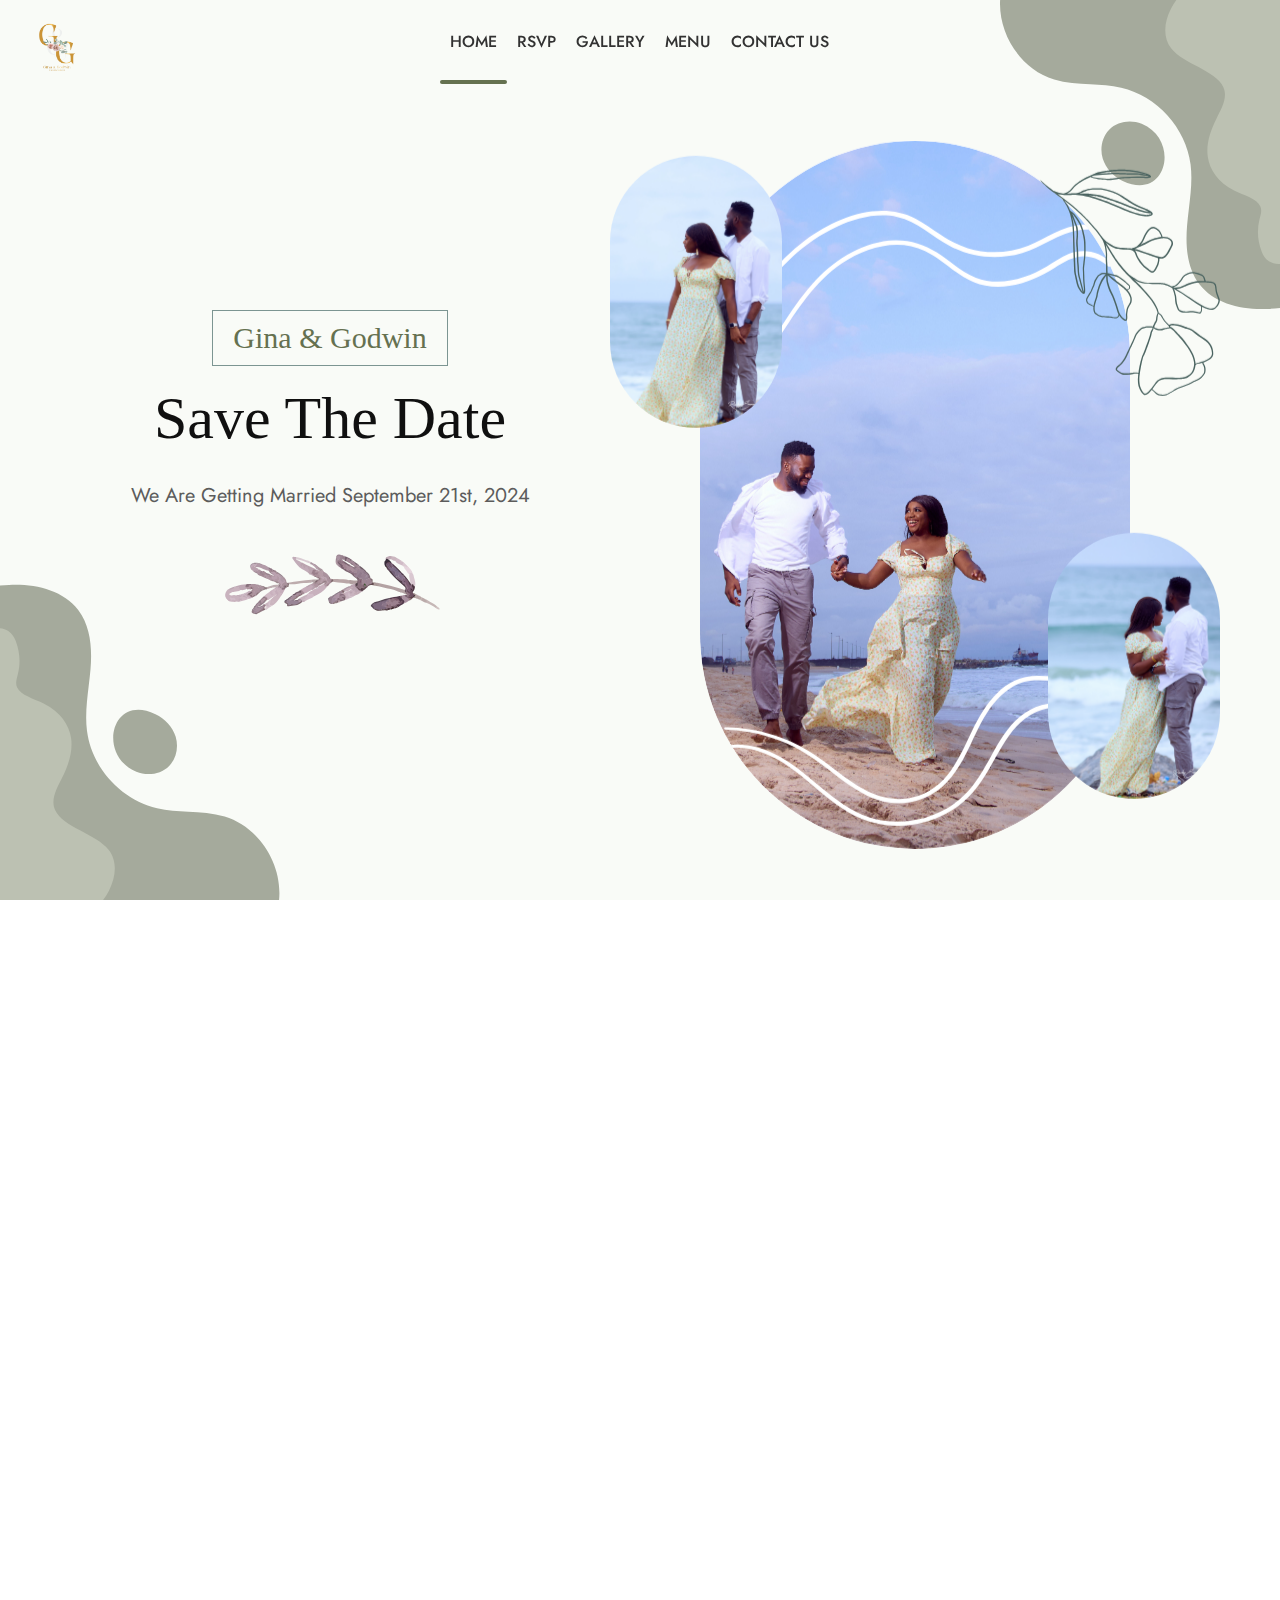
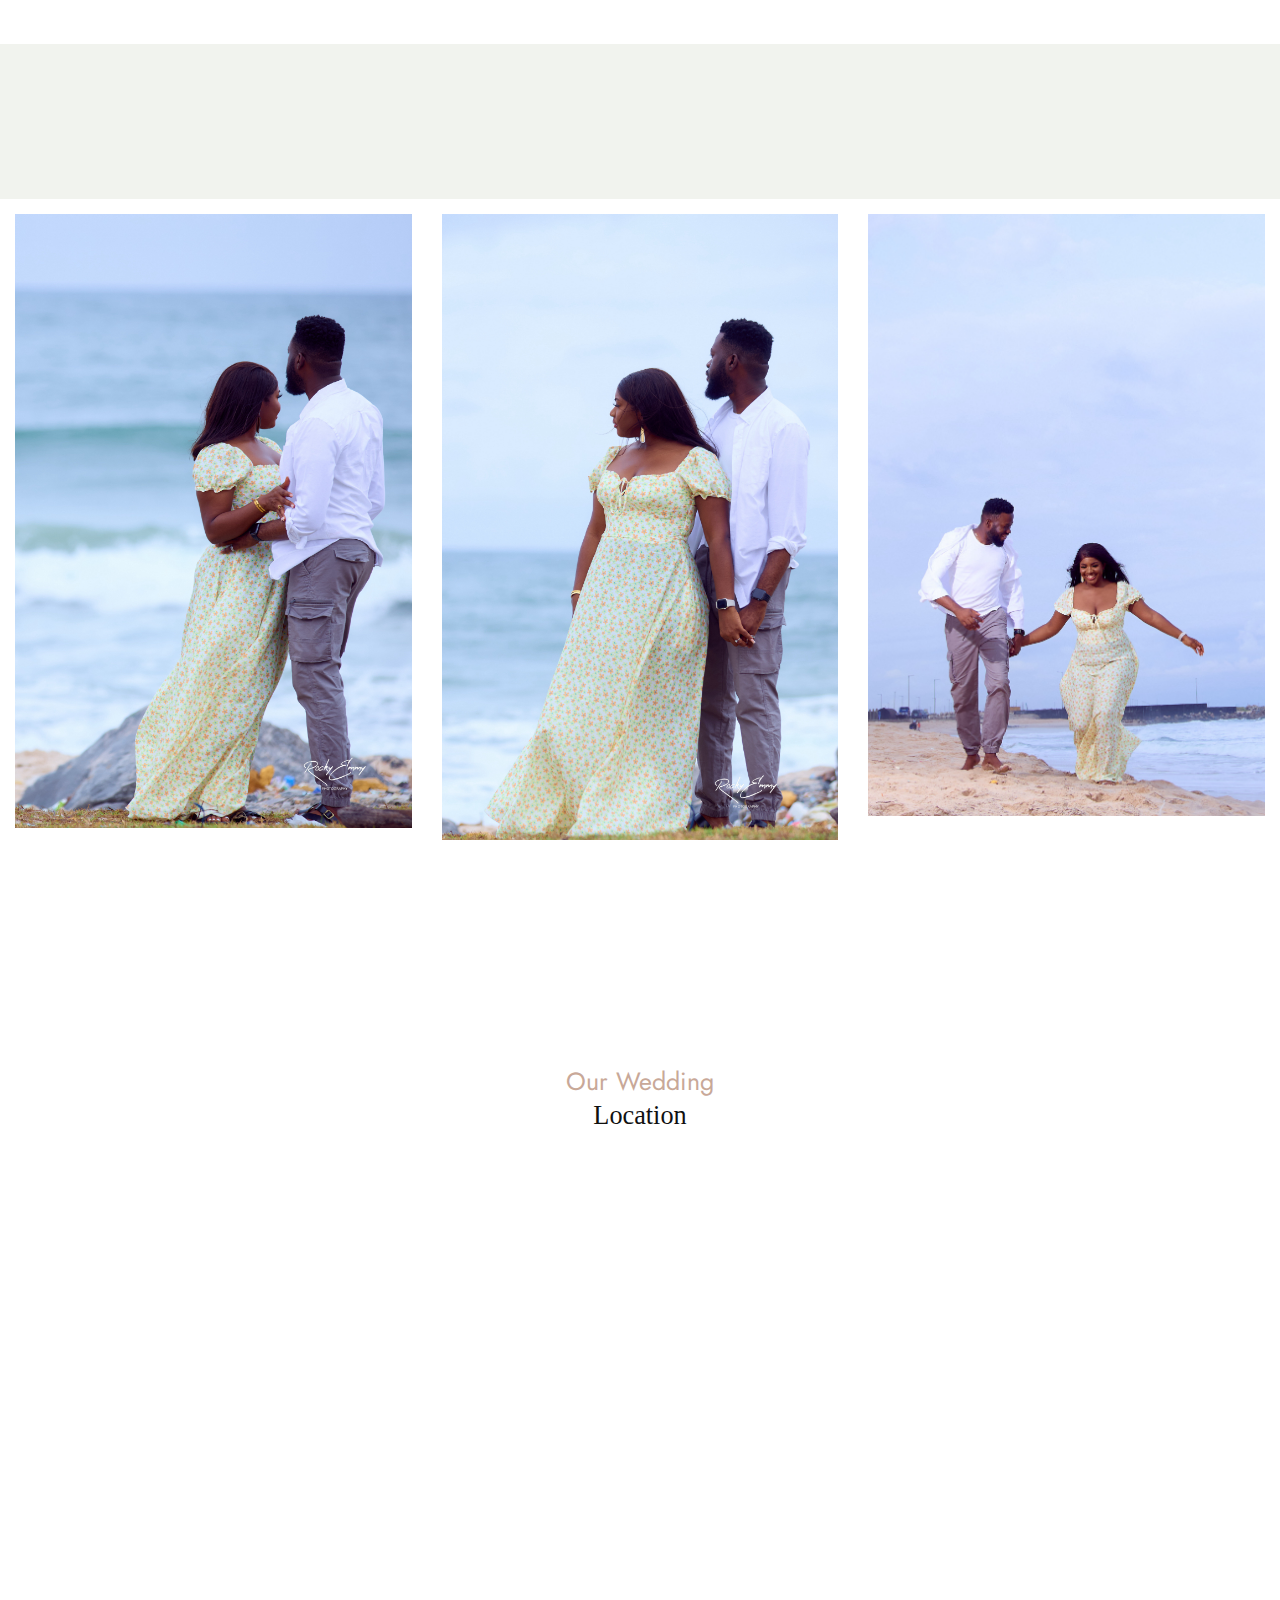
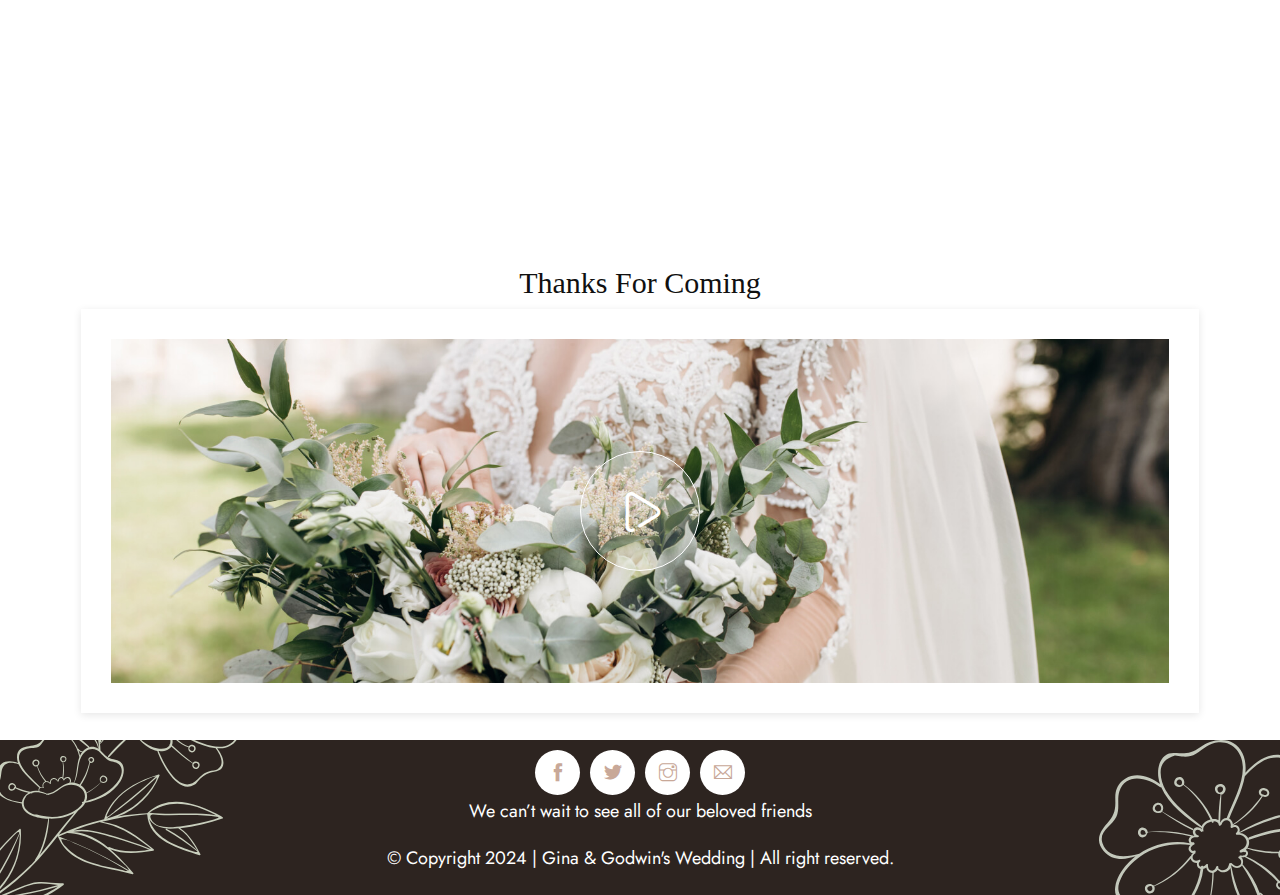
<file: index.html>
<!DOCTYPE html>
<html lang="en">

<head>
    <meta charset="utf-8">
    <meta http-equiv="X-UA-Compatible" content="IE=edge">
    <meta name="viewport" content="width=device-width, initial-scale=1">
    <link rel="shortcut icon" type="image/png" href="assets/images/GG_11.png">
    <title>Gina & Godwin's Wedding Website</title>
    <link href="assets/css/themify-icons.css" rel="stylesheet">
    <link href="assets/css/font-awesome.min.css" rel="stylesheet">
    <link href="assets/css/flaticon.css" rel="stylesheet">
    <link href="assets/css/bootstrap.min.css" rel="stylesheet">
    <link href="assets/css/animate.css" rel="stylesheet">
    <link href="assets/css/owl.carousel.css" rel="stylesheet">
    <link href="assets/css/owl.theme.css" rel="stylesheet">
    <link href="assets/css/slick.css" rel="stylesheet">
    <link href="assets/css/slick-theme.css" rel="stylesheet">
    <link href="assets/css/swiper.min.css" rel="stylesheet">
    <link href="assets/css/nice-select.css" rel="stylesheet">
    <link href="assets/css/owl.transitions.css" rel="stylesheet">
    <link href="assets/css/magnific-popup.css" rel="stylesheet">
    <link href="assets/css/jquery.fancybox.css" rel="stylesheet">
    <link href="assets/css/odometer-theme-default.css" rel="stylesheet">
    <link href="assets/css/jquery-ui.css" rel="stylesheet">
    <link href="assets/sass/style.css" rel="stylesheet">

    <style>
        /* CSS to position the logo */
        .navbar-header {
          display: flex;
          justify-content: flex-start; /* Default to the left */
        }
    
        @media (max-width: 767px) {
          .navbar-header {
            justify-content: flex-end; /* Move to the right on mobile view */
          }
        }
      </style>
</head>

<body>

    <!-- start page-wrapper -->
    <div class="page-wrapper">
        <!-- start preloader -->
        <div class="preloader">
            <div class="vertical-centered-box">
                <div class="content">
                    <div class="loader-circle"></div>
                    <div class="loader-line-mask">
                        <div class="loader-line"></div>
                    </div>
                    <img src="assets/images/preloader.gif" alt="">
                </div>
            </div>
        </div>
        <!-- end preloader -->

        <!-- Start header -->
        <header id="header">
            <div class="wpo-site-header">
                <nav class="navigation navbar navbar-expand-lg navbar-light">
                    <div class="container-fluid">
                        <div class="row align-items-center">

                            <div class="col-lg-3 col-md-3 col-3 d-lg-none dl-block">
                                <div class="mobail-menu">
                                    <button type="button" class="navbar-toggler open-btn">
                                        <span class="sr-only">Toggle navigation</span>
                                        <span class="icon-bar first-angle"></span>
                                        <span class="icon-bar middle-angle"></span>
                                        <span class="icon-bar last-angle"></span>
                                    </button>
                                </div>
                            </div>

                            <div class="col-lg-2 col-md-6 col-6">
                                <div class="navbar-header">
                                    <a class="navbar-brand" href="index.html">
                                        <img src="/assets/images/GG_11.png" alt="Gina & Godwin's Logo" style="width:70px; height: 70px;">
                                    </a>
                                </div>
                            </div>
                            <div class="col-lg-8 col-md-2 col-1">
                                <div class="header-right">
                                    <div id="navbar" class="collapse navbar-collapse navigation-holder">
                                        <button class="menu-close"><i class="ti-close"></i></button>
    
                                        <ul class="nav navbar-nav mb-1 mb-lg-1">
                                            <li><a class="active" href="index.html">Home</a></li>
                                            <li><a href="rsvp.html">RSVP</a></li>
                                            <!-- <li><a href="story.html">Our Story</a></li> -->
                                            <li><a href="gallery.html">Gallery</a></li>
                                            <li><a href="menu.html">Menu</a></li>
                                            <li><a href="contact.html">Contact Us</a></li>        
                                        </ul>
                                    </div><!-- end of nav-collapse -->
                                </div>  
                            </div>
                        </div>
                    </div><!-- end of container -->
                </nav>
            </div>
        </header> <!-- end of header -->

        
        <!-- start of hero -->
        <section class="static-hero-s2">

            <div class="hero-container">
                <div class="hero-inner">
                    <div class="container-fluid">
                        <div class="row align-items-center">
                            <div class="col-xl-6 col-lg-6 col-12">
                                <div class="wpo-static-hero-inner">
                                    <div class="slide-title-sub wow fadeInUp" data-wow-duration="1400ms">
                                        <h3>Gina & Godwin</h3>
                                    </div>
                                    <div class="slide-title wow fadeInUp" data-wow-duration="1500ms">
                                        <h2>Save the Date</h2>
                                    </div>
                                    <div data-swiper-parallax="400" class="slide-text wow fadeInUp"
                                        data-wow-duration="1600ms">
                                        <p>We Are Getting Married September 21st, 2024</p>
                                    </div>
                                    <div class="shape-2 wow fadeInUp" data-wow-duration="1800ms"><img
                                            src="assets/images/slider/shape2.svg" alt=""></div>
                                    <div class="clearfix"></div>
                                </div>
                            </div>
                        </div>
                    </div>
                </div>
            </div>

            <div class="static-hero-right">
                <div class="static-hero-img scene" id="scene">
                    <div class="static-hero-img-inner">
                        <img class="zoom" src="assets/images/reg1.jpg" alt="">
                        <div class="hero-img-inner-shape">
                            <img src="assets/images/slider/shape9.svg" alt="">
                        </div>
                        <div class="hero-img-inner-shape-2">
                            <img src="assets/images/slider/shape10.svg" alt="">
                        </div>
                    </div>
                    <div class="static-hero-shape-1 wow fadeInUp" data-wow-delay=".5s">
                        <img src="assets/images/slider/shape7.svg" alt="">
                    </div>
                    <div class="static-hero-shape-2 wow fadeInDown" data-wow-delay=".5s">
                        <img src="assets/images/slider/shape8.svg" alt="">
                    </div>
                    <div class="inner-image-1">
                        <span class="layer" data-depth="0.25">
                            <img src="assets/images/reg3.jpg" alt="">
                        </span>
                    </div>
                    <div class="inner-image-2">
                        <span class="layer" data-depth="0.45">
                            <img src="assets/images/reg4.jpg" alt="">
                        </span>
                    </div>
                </div>
            </div>
            <div class="left-shape">
                <div class="left-shape-1">
                    <svg xmlns="http://www.w3.org/2000/svg" viewBox="0 0 177 383" fill="none">
                        <path
                            d="M167.726 404.933C178.762 383.436 180.815 359.362 167.119 341.847C147.887 317.271 96.7324 307.231 84.7796 280.695C77.4608 264.444 87.5548 247.29 95.5965 231.18C105.368 211.617 112.299 191.009 109.447 170.492C106.594 149.975 92.8858 129.419 67.8444 117.214C52.3548 109.662 31.5859 104.223 26.2291 91.9796C23.3377 85.3811 25.8806 78.3444 27.5715 71.5654C31.7795 54.7211 30.6307 37.2969 24.2155 20.7619C22.0211 15.1041 19.0136 9.33044 12.7016 5.2579C6.38957 1.19826 -4.06587 -0.567362 -11.3847 2.68035C-19.4392 6.25026 -20.317 13.738 -20.3944 20.1561C-20.7946 53.4581 -21.1947 86.7472 -21.5949 120.049C-22.8857 227.288 -24.1636 334.514 -23.9828 441.753C-23.9699 445.761 -23.686 450.233 -19.3489 453.017C-15.5798 455.453 -9.86154 455.853 -4.608 456.059C28.0749 457.412 81.8624 461.91 112.583 453.017C135.534 446.393 156.38 427.036 167.726 404.933Z"
                            fill="" />
                    </svg>
                </div>
                <div class="left-shape-2">
                    <svg xmlns="http://www.w3.org/2000/svg" viewBox="0 0 410 440" fill="none">
                        <path fill-rule="evenodd" clip-rule="evenodd"
                            d="M114.534 36.9236C91.906 7.20447 50.5877 -1.63653 13.232 0.245079C-29.3255 2.38445 -85.488 15.3238 -116.39 47.4916C-140.056 72.1229 -138.743 104.88 -137.465 136.771C-137.445 137.285 -137.424 137.798 -137.404 138.312C-133.87 226.123 -137.18 314.641 -140.48 402.886C-141.808 438.405 -143.135 473.88 -144.013 509.247C-70.5793 518.256 3.70596 516.31 77.6556 514.338L113.717 513.377C128.295 512.988 142.872 512.6 157.453 512.211L158.084 512.194C232.198 510.215 306.4 508.234 380.179 500.896C385.691 500.354 391.5 499.659 395.94 496.346C400.458 492.97 402.768 487.441 404.472 482.067C422.518 425.013 386.362 356.72 328.986 339.464C311.749 334.282 293.715 333.293 275.655 332.303C260.297 331.461 244.92 330.618 229.995 327.195C177.073 315.041 134.167 267.679 127.364 213.885C124.625 192.258 127.225 170.517 129.826 148.773C130.828 140.391 131.831 132.009 132.527 123.632C135.031 93.5267 132.837 60.9722 114.534 36.9236ZM247.708 265.26C235.639 277.593 215.606 280.403 199.638 273.83C141.837 250.039 162.593 158.098 227.675 189.454C241.434 196.091 252.871 208.077 257.273 222.691C261.687 237.293 258.395 254.357 247.708 265.26Z"
                            fill="" />
                    </svg>
                </div>
            </div>
            <div class="right-shapes">
                <div class="right-shape-1">
                    <svg xmlns="http://www.w3.org/2000/svg" viewBox="0 0 182 369" fill="none">
                        <path
                            d="M9.41696 -35.934C-1.61934 -14.4372 -3.67169 9.63712 10.0237 27.1516C29.2565 51.7285 80.4107 61.7681 92.3635 88.304C99.6823 104.555 89.5883 121.709 81.5466 137.819C71.7753 157.382 64.8437 177.99 67.6964 198.507C70.549 219.025 84.2573 239.58 109.299 251.785C124.788 259.337 145.557 264.776 150.914 277.019C153.805 283.618 151.262 290.655 149.572 297.434C145.364 314.278 146.512 331.702 152.928 348.237C155.122 353.895 158.13 359.669 164.442 363.741C170.753 367.801 181.209 369.566 188.528 366.319C196.582 362.749 197.46 355.261 197.538 348.843C197.938 315.541 198.338 282.252 198.738 248.95C200.029 141.711 201.307 34.4847 201.126 -72.7543C201.113 -76.7624 200.829 -81.2344 196.492 -84.0182C192.723 -86.454 187.005 -86.8535 181.751 -87.0597C149.068 -88.4129 95.2807 -92.9107 64.5598 -84.0182C41.6094 -77.3939 20.7631 -58.0365 9.41696 -35.934Z"
                            fill="" />
                    </svg>
                </div>
                <div class="right-shape-2">
                    <svg xmlns="http://www.w3.org/2000/svg" viewBox="0 0 414 426" fill="none">
                        <path fill-rule="evenodd" clip-rule="evenodd"
                            d="M294.609 389.075C317.237 418.795 358.555 427.636 395.911 425.754C438.469 423.615 494.631 410.675 525.533 378.507C549.199 353.876 547.886 321.119 546.609 289.228C546.588 288.714 546.567 288.201 546.547 287.687C543.013 199.877 546.323 111.358 549.623 23.1129C550.951 -12.4064 552.278 -47.8813 553.156 -83.248C479.722 -92.2566 405.437 -90.3105 331.487 -88.3387L295.426 -87.3777C280.848 -86.9892 266.271 -86.6007 251.69 -86.2122L251.059 -86.1954C176.945 -84.2163 102.743 -82.2348 28.9636 -74.8968C23.4519 -74.3555 17.6434 -73.6595 13.203 -70.3474C8.68524 -66.9708 6.37469 -61.4419 4.67084 -56.0677C-13.3745 0.986389 22.7807 69.2786 80.1566 86.5353C97.3944 91.7174 115.428 92.706 133.488 93.6962C148.846 94.5381 164.223 95.3812 179.148 98.8044C232.07 110.958 274.976 158.32 281.779 212.114C284.518 233.741 281.918 255.482 279.317 277.226C278.315 285.608 277.312 293.99 276.616 302.367C274.112 332.472 276.306 365.027 294.609 389.075ZM161.435 160.739C173.504 148.406 193.537 145.596 209.505 152.169C267.306 175.96 246.55 267.901 181.469 236.545C167.709 229.908 156.272 217.922 151.871 203.308C147.456 188.706 150.748 171.642 161.435 160.739Z"
                            fill="" />
                    </svg>
                </div>
            </div>
        </section> <!-- end of hero slider -->

        <!-- start couple-section -->
<!--         <section class="wpo-couple-section section-padding" id="couple">
            <div class="container">
                <div class="couple-area clearfix">
                    <div class="row align-items-center">
                        <div class="col col-md-12 col-12">
                            <div class="couple-item">
                                <div class="couple-img-wrap wow fadeInLeftSlow" data-wow-duration="1700ms">
                                    <div class="couple-img" style="mask-image: url(assets/images/couple/mask-1.svg); -webkit-mask-image: url(assets/images/couple/mask-1.svg);">
                                        <img src="assets/images/couple/1.jpg" alt="">
                                    </div>
                                    <div class="c-shape">
                                        <img src="assets/images/couple/image-bg.svg" alt="">
                                    </div>
                                </div>
                                <div class="couple-text wow fadeInRightSlow" data-wow-duration="1700ms">
                                    <h3>Regina Uchechukwu Eze</h3>
                                    <p>Lorem ipsum dolor sit amet, consectetur adipiscing elit. Urna orci auctor vitae
                                        nisl. Erat fringilla pellentesque amet tempus. Commodo mi vitae, sagittis
                                        blandit.</p>
                                    <div class="social">
                                        <ul>
                                            <li><a href="#"><i class="ti-facebook"></i></a></li>
                                            <li><a href="#"><i class="ti-twitter-alt"></i></a></li>
                                            <li><a href="#"><i class="ti-instagram"></i></a></li>
                                        </ul>
                                    </div>
                                </div>
                            </div>
                        </div>
                        <div class="col col-md-12 col-12">
                            <div class="couple-item">
                                <div class="couple-img-wrap wow fadeInRightSlow" data-wow-duration="1700ms">
                                    <div class="couple-img" style="mask-image: url(assets/images/couple/mask-2.svg); -webkit-mask-image: url(assets/images/couple/mask-2.svg);">
                                        <img src="assets/images/couple/2.jpg" alt="">
                                    </div>
                                    <div class="c-shape">
                                        <img src="assets/images/couple/image-bg.svg" alt="">
                                    </div>
                                </div>
                                <div class="couple-text wow fadeInLeftSlow" data-wow-duration="1700ms">
                                    <h3>Godwin Ehimen Asuelimen</h3>
                                    <p>Lorem ipsum dolor sit amet, consectetur adipiscing elit. Urna orci auctor vitae
                                        nisl. Erat fringilla pellentesque amet tempus. Commodo mi vitae, sagittis
                                        blandit.</p>
                                    <div class="social">
                                        <ul>
                                            <li><a href="#"><i class="ti-facebook"></i></a></li>
                                            <li><a href="#"><i class="ti-twitter-alt"></i></a></li>
                                            <li><a href="#"><i class="ti-instagram"></i></a></li>
                                        </ul>
                                    </div>
                                </div>
                            </div>
                        </div>
                    </div>
                </div>
            </div>
            <div class="shape-1">
                <svg viewBox="0 0 1920 692" fill="none" xmlns="http://www.w3.org/2000/svg">
                    <g opacity="0.1">
                        <path class="stroke-color"
                            d="M-11 689C176.333 697 609 669.4 841 495L1111 279C1263.67 154.333 1640.6 -71.0002 1927 24.9998"
                            stroke="" stroke-width="2" />
                        <path
                            d="M-11 689C176.333 697 609 669.4 841 495L1111 279C1263.67 154.333 1640.6 -71.0002 1927 24.9998"
                            stroke="black" stroke-opacity="0.2" stroke-width="2" />
                    </g>
                    <g opacity="0.1">
                        <path class="stroke-color"
                            d="M1927 689C1739.67 697 1307 669.4 1075 495L805 279C652.333 154.333 275.4 -71.0002 -11 24.9998"
                            stroke="" stroke-width="2" />
                        <path
                            d="M1927 689C1739.67 697 1307 669.4 1075 495L805 279C652.333 154.333 275.4 -71.0002 -11 24.9998"
                            stroke="black" stroke-opacity="0.2" stroke-width="2" />
                    </g>
                    <path class="fill-color"
                        d="M879 397C501.4 54.5998 135 31.6665 -1 62.9998V649C579.8 636.2 827.667 475.667 879 397Z"
                        fill="" />
                    <path class="fill-color"
                        d="M1041 397C1418.6 54.5998 1785 31.6665 1921 62.9998V649C1340.2 636.2 1092.33 475.667 1041 397Z"
                        fill="" />
                </svg>
            </div>
        </section> -->
        <!-- end couple-section -->

        <!-- start wpo-wedding-countdown -->
        <!-- <section class="wpo-wedding-countdown-s2 section-padding">
            <h2 class="hidden">countdown</h2>
            <div class="container">
                <div class="row wow fadeInUp" data-wow-duration="1600ms">
                    <div class="col col-xs-12">
                        <div class="clock-grids">
                            <div id="clock2"></div>
                        </div>
                    </div>
                </div>
            </div> 
        </section> -->
            <!-- end container -->
 
        <!-- end wpo-wedding-countdown -->

        <!-- start couple-story-section -->
<!--         <section class="wpo-story-section section-padding" id="story">
            <div class="container">
                <div class="wpo-section-title">
                    <span>Our Story</span>
                    <h2>How it Happened</h2>
                </div>
                <div class="wpo-story-wrap">
                    <div class="wpo-story-item">
                        <div class="wpo-story-img-wrap">
                            <div class="wpo-story-img wow zoomIn" data-wow-duration="1000ms">
                                <img src="assets/images/story/1.jpg" alt="">
                            </div>
                            <div class="wpo-img-shape">
                                <img src="assets/images/story/shape.png" alt="">
                            </div>
                        </div>
                        <div class="wpo-story-content">
                            <div class="wpo-story-content-inner wow fadeInRightSlow" data-wow-duration="1700ms">
                                <span>15 June, 2014</span>
                                <h2>How we meet</h2>
                                <p>Consectetur adipiscing elit. Fringilla at risus orci, tempus facilisi sed. Enim
                                    tortor, faucibus netus orci donec volutpat adipiscing. Sit condimentum elit
                                    convallis libero. Nunc in eu tellus ipsum placerat.</p>
                            </div>
                        </div>
                    </div>
                    <div class="wpo-story-item">
                        <div class="wpo-story-img-wrap">
                            <div class="wpo-story-img wow zoomIn" data-wow-duration="1000ms">
                                <img src="assets/images/story/2.jpg" alt="">
                            </div>
                            <div class="clip-shape">
                                <svg viewBox="0 0 382 440" fill="none" xmlns="http://www.w3.org/2000/svg">
                                    <path d="M191 0L381.526 110V330L191 440L0.474411 330V110L191 0Z" />
                                </svg>
                            </div>
                            <div class="wpo-img-shape">
                                <img src="assets/images/story/shape2.png" alt="">
                            </div>
                        </div>
                        <div class="wpo-story-content">
                            <div class="wpo-story-content-inner wow fadeInLeftSlow" data-wow-duration="1700ms">
                                <span>02 Nov, 2020</span>
                                <h2>He proposed, I said yes</h2>
                                <p>Consectetur adipiscing elit. Fringilla at risus orci, tempus facilisi sed. Enim
                                    tortor, faucibus netus orci donec volutpat adipiscing. Sit condimentum elit
                                    convallis libero. Nunc in eu tellus ipsum placerat.</p>
                            </div>
                        </div>
                    </div>
                    <div class="wpo-story-item">
                        <div class="wpo-story-img-wrap">
                            <div class="wpo-story-img wow zoomIn" data-wow-duration="1000ms">
                                <img src="assets/images/story/3.jpg" alt="">
                            </div>
                            <div class="wpo-img-shape">
                                <img src="assets/images/story/shape3.png" alt="">
                            </div>
                        </div>
                        <div class="wpo-story-content">
                            <div class="wpo-story-content-inner wow fadeInRightSlow" data-wow-duration="1700ms">
                                <span>15 Apr, 2021</span>
                                <h2>Our Engagement Day</h2>
                                <p>Consectetur adipiscing elit. Fringilla at risus orci, tempus facilisi sed. Enim
                                    tortor, faucibus netus orci donec volutpat adipiscing. Sit condimentum elit
                                    convallis libero. Nunc in eu tellus ipsum placerat.</p>
                            </div>
                        </div>
                    </div>
                </div>
            </div> 
            <div class="flower-shape-1">
                <img src="assets/images/story/flower-shape1.svg" alt="">
            </div>
            <div class="flower-shape-2">
                <img src="assets/images/story/flower-shape2.svg" alt="">
            </div>
            <div class="flower-shape-3">
                <img src="assets/images/story/flower-shape3.svg" alt="">
            </div>
            <div class="flower-shape-4">
                <img src="assets/images/story/flower-shape4.svg" alt="">
            </div>
        </section> -->
        <!-- end story-section -->

        <!-- start of rsvp-contact-section -->
        <section class="wpo-contact-section-s3 section-padding pb-2 pt-120" id="rsvp">
            <div class="container">
                <div class="row align-items-center">
                    <div class="col col-xl-5 col-lg-5 col-md-12 col-12">
                        <div class="wpo-contact-section-wrapper wow fadeInLeftSlow" data-wow-duration="1700ms">
                            <div class="wpo-contact-form-area">
                                <div class="wpo-section-title">
                                    <h2>R.S.V.P</h2><br>
                                    <h3>Are You Attending?</h3>
                                </div>
                                <form class="contact-validation-active" id="contact-form-main">
                                    <div class="alert alert-success contact__msg" style="display: none;">Reservation Successful.</div>
                                    <div class="alert alert-danger contact__msg-fail" style="display: none;">Your Reservation Failed. Please try again.</div>
                                    <div>
                                        <input type="text" class="form-control" name="name" placeholder="Full Name" required>
                                    </div>
                                    <div>
                                        <input type="email" class="form-control" name="email" placeholder="Email" required>
                                    </div>
                                    <div class="radio-buttons">
                                        <label for="attend_wedding">Will You Attend?</label><br>
                                        <p>
                                            <input type="radio" id="attend" name="attending" value="Yes, I will be there" required>
                                            <label for="attend">Yes, I will be there</label>
                                        </p>
                                        <p>
                                            <input type="radio" id="not" name="attending" value="Sorry, I can’t come" required>
                                            <label for="not">Sorry, I can’t come</label>
                                        </p>
                                    </div>
                                    <div>
                                        <select name="guest" class="form-control" required>
                                            <option disabled="disabled" selected>Number Of Guests</option>
                                            <option>None</option>
                                            <option>01</option>
                                            <option>02</option>
                                        </select>
                                    </div>
                                    <div class="form-group">
                                        <textarea name="message" id="message" cols="30" rows="7" class="form-control" placeholder="Name of Additional Guest" required></textarea>
                                    </div>
                                    <div class="submit-area">
                                        <button type="submit" class="theme-btn">RSVP</button>
                                        <div id="c-loader">
                                            <i class="ti-reload"></i>
                                        </div>
                                    </div>
                                </form>
                            </div>
                        </div>
                    </div>
                    <div class="col col-xl-7 col-lg-7 col-md-12 col-12">
                        <div class="contact-img wow fadeInRightSlow" data-wow-duration="1700ms">
                            <div class="contact-img-left">
                                <img src="assets/images/flower.jpg" alt="">
                                <img src="assets/images/flower2.jpg" alt="">
                            </div>
                            <div class="contact-img-right">
                                <img src="assets/images/reg3.jpg" alt="">
                            </div>
                        </div>
                    </div>
                </div>
            </div>
        </section>
        
        <script src="https://cdn.emailjs.com/dist/email.min.js"></script>
        <script type="text/javascript">
            (function() {
                emailjs.init("db-91tiRtc9jHKt_0"); // Replace with your EmailJS user ID
            })();
            
            document.getElementById('contact-form-main').addEventListener('submit', function(event) {
                event.preventDefault();
        
                // Collect form data
                const name = this.name.value;
                const email = this.email.value;
                const attending = document.querySelector('input[name="attending"]:checked').value;
                const guests = document.querySelector('select[name="guest"]').value;
                const message = this.message.value;
        
                // Send email using EmailJS
                emailjs.send('service_rjb94hk', 'template_xk1n1dj', {
                    name: name,
                    email: email,
                    attending: attending,
                    guests: guests,
                    message: message
                })
                .then(function(response) {
                    // Show success message and hide error message
                    document.querySelector('.alert-success').style.display = 'block';
                    document.querySelector('.alert-danger').style.display = 'none';
                    document.getElementById('contact-form-main').reset();
                }, function(error) {
                    // Show error message and hide success message
                    document.querySelector('.alert-danger').style.display = 'block';
                    document.querySelector('.alert-success').style.display = 'none';
                });
            });
        </script>
            
        <!-- end of wpo-contact-section -->

        <!-- start wpo-portfolio-section -->
        <section class="wpo-portfolio-section section-padding" id="gallery">
            <h2 class="hidden">some</h2>
            <div class="container-fluid">
                <div class="row">
                    <div class="col-lg-12">
                        <div class="portfolio-grids gallery-container clearfix portfolio-slide owl-carousel">
                            <div class="grid">
                                <div class="img-holder">
                                    <a href="assets/images/reg4.jpg" class="fancybox"
                                        data-fancybox-group="gall-1">
                                        <img src="assets/images/reg4.jpg" alt class="img img-responsive">
                                        <div class="hover-content">
                                            <i class="ti-plus"></i>
                                        </div>
                                    </a>
                                </div>
                            </div>
                            <div class="grid">
                                <div class="img-holder">
                                    <a href="assets/images/reg3.jpg" class="fancybox"
                                        data-fancybox-group="gall-1">
                                        <img src="assets/images/reg3.jpg" alt class="img img-responsive">
                                        <div class="hover-content">
                                            <i class="ti-plus"></i>
                                        </div>
                                    </a>
                                </div>
                            </div>
                            <div class="grid">
                                <div class="img-holder">
                                    <a href="assets/images/reg2.jpg" class="fancybox"
                                        data-fancybox-group="gall-1">
                                        <img src="assets/images/reg2.jpg" alt class="img img-responsive">
                                        <div class="hover-content">
                                            <i class="ti-plus"></i>
                                        </div>
                                    </a>
                                </div>
                            </div>
                            <div class="grid">
                                <div class="img-holder">
                                    <a href="assets/images/reg1.jpg" class="fancybox"
                                        data-fancybox-group="gall-1">
                                        <img src="assets/images/reg1.jpg" alt class="img img-responsive">
                                        <div class="hover-content">
                                            <i class="ti-plus"></i>
                                        </div>
                                    </a>
                                </div>
                            </div>
<!--                             <div class="grid">
                                <div class="img-holder">
                                    <a href="assets/images/portfolio/5.jpg" class="fancybox"
                                        data-fancybox-group="gall-1">
                                        <img src="assets/images/portfolio/5.jpg" alt class="img img-responsive">
                                        <div class="hover-content">
                                            <i class="ti-plus"></i>
                                        </div>
                                    </a>
                                </div>
                            </div> -->
<!--                             <div class="grid">
                                <div class="img-holder">
                                    <a href="assets/images/portfolio/6.jpg" class="fancybox"
                                        data-fancybox-group="gall-1">
                                        <img src="assets/images/portfolio/6.jpg" alt class="img img-responsive">
                                        <div class="hover-content">
                                            <i class="ti-plus"></i>
                                        </div>
                                    </a>
                                </div>
                            </div> -->
                        </div>
                    </div>
                </div>
            </div> 
        </section>
        <!-- end wpo-portfolio-section -->

        <!-- start --team-section -->
        <!-- <section class="wpo-team-section section-padding pt-0">
            <div class="container">
                <div class="wpo-section-title">
                    <span>Important Persons</span>
                    <h2>Bridesmaids & Groomsmen</h2>
                </div>
                <div class="wpo-team-wrap scene-2" id="scene-2">
                    <div class="row">
                        <div class="col col-lg-3 col-md-6 col-sm-6 col-12 layer" data-depth="0.10">
                            <div class="wpo-team-item wow fadeInUp" data-wow-duration="1000ms">
                                <div class="wpo-team-img-wrap">
                                    <div class="wpo-team-img"
                                        style="mask-image: url(assets/images/team/mask-1.svg); -webkit-mask-image: url(assets/images/team/mask-1.svg);">
                                        <img src="assets/images/team/img-1.jpg" alt="">
                                    </div>
                                    <div class="team-shape">
                                        <svg xmlns="http://www.w3.org/2000/svg" viewBox="0 0 265 236" fill="none">
                                            <path
                                                d="M151.285 236C133.89 236 115.923 232.537 98.1199 225.675C71.5047 215.399 46.7662 197.903 28.4734 176.424C-1.79698 140.848 -8.47116 96.8976 11.0455 61.7114C28.4897 30.2812 62.954 7.30616 100.992 1.76157C133.694 -3.00254 166.95 1.97295 194.643 15.7612C224.44 30.6064 246.225 54.5083 257.647 84.8978C268.434 113.596 267.308 146.181 254.563 174.31C251.642 180.749 247.905 186.944 243.45 192.716C242.896 193.432 241.884 193.562 241.166 193.009C240.448 192.456 240.317 191.448 240.872 190.733C245.18 185.156 248.787 179.172 251.61 172.977C264.012 145.628 265.105 113.938 254.612 86.0523C232.893 28.3463 169.92 -4.98624 101.465 4.98101C64.4063 10.3793 30.8559 32.7202 13.9012 63.2886C-4.94641 97.2553 1.59722 139.791 30.9538 174.31C69.5139 219.626 131.54 242.065 181.784 228.894C192.081 226.195 201.937 222.082 211.108 216.683C211.891 216.228 212.886 216.472 213.343 217.252C213.8 218.033 213.539 219.025 212.772 219.48C203.356 225.041 193.206 229.268 182.616 232.049C172.515 234.683 162.006 236 151.285 236ZM228.258 207.984C227.801 207.984 227.344 207.789 227.034 207.432C226.447 206.749 226.512 205.724 227.197 205.139C230.869 201.952 234.312 198.521 237.413 194.944C238 194.261 239.028 194.196 239.714 194.781C240.399 195.367 240.464 196.391 239.877 197.074C236.662 200.781 233.121 204.326 229.335 207.594C229.025 207.854 228.633 207.984 228.258 207.984Z"
                                                fill="" />
                                        </svg>
                                    </div>
                                </div>
                                <div class="wpo-team-text">
                                    <h3><a href="team-single.html">Jenny Wilson</a></h3>
                                    <span>Bridesmaid</span>
                                </div>
                            </div>
                        </div>
                        <div class="col col-lg-3 col-md-6 col-sm-6 col-12 layer" data-depth="0.15">
                            <div class="wpo-team-item wow fadeInUp" data-wow-duration="1200ms">
                                <div class="wpo-team-img-wrap">
                                    <div class="wpo-team-img"
                                        style="mask-image: url(assets/images/team/mask-2.svg); -webkit-mask-image: url(assets/images/team/mask-2.svg);">
                                        <img src="assets/images/team/img-2.jpg" alt="">
                                    </div>
                                    <div class="team-shape">
                                        <svg xmlns="http://www.w3.org/2000/svg" viewBox="0 0 261 241" fill="none">
                                            <path
                                                d="M59.0013 241C58.546 241 58.0744 241 57.619 241C56.7246 241 55.9928 240.252 56.0091 239.358C56.0091 238.463 56.7409 237.748 57.6353 237.748H57.6516C74.4181 237.927 91.7375 235.243 108.488 232.658C113.773 231.845 118.782 231.08 123.677 230.413C163.666 224.982 197.459 216.721 227.008 205.142C250.458 195.97 261.126 174.585 255.532 147.963C254.15 141.361 251.808 134.774 248.588 128.383C247.856 126.936 247.108 125.489 246.344 124.041C245.921 123.244 246.23 122.269 247.027 121.846C247.824 121.423 248.799 121.732 249.222 122.529C250.003 123.992 250.751 125.456 251.499 126.92C254.849 133.571 257.288 140.417 258.72 147.296C264.672 175.609 253.255 198.36 228.195 208.167C198.402 219.827 164.349 228.153 124.116 233.633C119.253 234.3 114.261 235.064 108.992 235.878C92.5669 238.398 75.6052 241 59.0013 241ZM42.43 239.959C42.3649 239.959 42.2836 239.959 42.2023 239.943C37.3399 239.293 32.7213 238.301 28.4606 237.016C18.5731 234.024 11.2388 227.974 6.65277 219.014C-8.73144 188.993 9.90524 134.579 18.8658 108.429L19.3862 106.901C20.2969 104.234 21.2401 101.42 22.2159 98.4931C36.3641 56.2109 60.0259 -14.5467 117.66 2.67517C160.3 15.4086 203.086 50.4378 235.09 98.7533C238.635 104.104 242.018 109.6 245.124 115.064C245.563 115.845 245.303 116.837 244.522 117.276C243.742 117.715 242.75 117.455 242.311 116.674C239.237 111.259 235.887 105.827 232.391 100.542C200.809 52.8446 158.657 18.3033 116.749 5.78129C62.1237 -10.5299 39.9581 55.7068 25.3057 99.5339C24.3137 102.477 23.3705 105.307 22.4598 107.974L21.9394 109.503C13.8245 133.213 -5.2025 188.766 9.54747 217.55C13.7106 225.681 20.3945 231.194 29.4038 233.926C33.5019 235.162 37.9578 236.122 42.6414 236.74C43.5358 236.853 44.1538 237.683 44.04 238.577C43.9261 239.374 43.2268 239.959 42.43 239.959Z"
                                                fill="" />
                                        </svg>
                                    </div>
                                </div>
                                <div class="wpo-team-text">
                                    <h3><a href="team-single.html">Robert Fox</a></h3>
                                    <span>Groomsmen</span>
                                </div>
                            </div>
                        </div>
                        <div class="col col-lg-3 col-md-6 col-sm-6 col-12 layer" data-depth="0.20">
                            <div class="wpo-team-item wow fadeInUp" data-wow-duration="1400ms">
                                <div class="wpo-team-img-wrap">
                                    <div class="wpo-team-img"
                                        style="mask-image: url(assets/images/team/mask-3.svg); -webkit-mask-image: url(assets/images/team/mask-3.svg);">
                                        <img src="assets/images/team/img-3.jpg" alt="">
                                    </div>
                                    <div class="team-shape">
                                        <svg xmlns="http://www.w3.org/2000/svg" viewBox="0 0 246 254" fill="none">
                                            <path
                                                d="M131.937 252.602C121.041 250.837 110.559 246.734 102.019 241.452C81.2753 228.594 65.364 208.806 49.9852 189.654C47.1118 186.08 44.2666 182.545 41.4244 179.096C32.5393 168.313 22.4797 156.086 14.6852 143.024C14.2133 142.226 14.4678 141.185 15.2683 140.696C16.0662 140.224 17.107 140.479 17.5957 141.279C25.2526 154.131 35.2254 166.258 44.0236 176.941C46.8797 180.409 49.7223 183.961 52.6124 187.538C67.8202 206.473 83.5437 226.041 103.79 238.579C123.536 250.812 154.089 256.448 174.523 239.937C177.033 237.905 179.512 235.541 181.897 232.904C182.524 232.216 183.599 232.15 184.288 232.776C184.976 233.403 185.043 234.479 184.416 235.167C181.925 237.924 179.322 240.422 176.656 242.567C163.906 252.885 147.502 255.123 131.937 252.602ZM188.711 228.478C188.46 228.437 188.217 228.346 187.988 228.172C187.236 227.62 187.064 226.562 187.615 225.81C200.423 208.132 208.397 184.777 214.877 164.288C218.16 153.879 221.191 143.12 224.096 132.718C226.723 123.388 229.419 113.742 232.339 104.305C239.682 80.5034 249.738 47.901 233.115 24.3398C231.089 21.4697 228.747 18.8575 226.147 16.5641C213.624 5.55255 196.955 3.59094 185.188 3.91772C184.254 3.95543 183.465 3.20922 183.446 2.2616C183.426 1.33071 184.155 0.538559 185.103 0.520304C202.853 0.0463956 217.829 4.72227 228.399 14.009C231.195 16.4715 233.711 19.2836 235.891 22.3677C253.478 47.2875 243.136 80.8054 235.583 105.277C232.688 114.667 229.978 124.293 227.369 133.609C224.445 144.025 221.409 154.817 218.117 165.276C211.561 186.028 203.471 209.674 190.372 227.768C189.971 228.338 189.314 228.575 188.711 228.478ZM9.82859 132.395C9.29302 132.309 8.81485 131.973 8.55874 131.434C6.9008 127.885 5.47128 124.304 4.27337 120.778C0.928071 110.892 -3.1574 92.11 7.02199 77.4076C13.8369 67.5706 24.7285 62.3615 35.2669 57.3185C38.0788 55.9705 40.7405 54.7013 43.3321 53.3348C81.061 33.5454 121.614 13.8183 162.414 3.69817C168.481 2.19043 174.583 1.20376 180.546 0.761268C181.466 0.704118 182.3 1.3888 182.354 2.32511C182.425 3.26413 181.727 4.07844 180.79 4.13288C175.02 4.55498 169.112 5.50452 163.223 6.97243C122.766 16.9934 82.4353 36.6192 44.8733 56.3326C42.226 57.7244 39.4141 59.0724 36.6968 60.367C26.5673 65.2185 16.0872 70.2195 9.78469 79.3322C0.4722 92.8182 4.33764 110.414 7.47114 119.698C8.61838 123.113 10.014 126.586 11.6212 130.023C12.018 130.861 11.6491 131.866 10.8119 132.263C10.4781 132.415 10.1466 132.447 9.82859 132.395Z"
                                                fill="" />
                                        </svg>
                                    </div>
                                </div>
                                <div class="wpo-team-text">
                                    <h3><a href="team-single.html">Annette Black</a></h3>
                                    <span>Bridesmaids</span>
                                </div>
                            </div>
                        </div>
                        <div class="col col-lg-3 col-md-6 col-sm-6 col-12 layer" data-depth="0.25">
                            <div class="wpo-team-item wow fadeInUp" data-wow-duration="1600ms">
                                <div class="wpo-team-img-wrap">
                                    <div class="wpo-team-img"
                                        style="mask-image: url(assets/images/team/mask-4.svg); -webkit-mask-image: url(assets/images/team/mask-4.svg);">
                                        <img src="assets/images/team/img-4.jpg" alt="">
                                    </div>
                                    <div class="team-shape">
                                        <svg xmlns="http://www.w3.org/2000/svg" viewBox="0 0 257 255" fill="none">
                                            <path
                                                d="M30.7743 183.077C30.4007 182.817 30.0138 182.547 29.6402 182.287C28.9064 181.775 28.7337 180.743 29.2585 180.019C29.7698 179.285 30.7794 179.116 31.5132 179.628L31.5265 179.637C45.18 189.37 60.9235 197.071 76.1443 204.526C80.9454 206.881 85.4918 209.118 89.889 211.369C125.803 229.777 158.251 242.32 189.114 249.715C213.597 255.598 234.577 244.152 245.208 219.113C247.849 212.905 249.693 206.163 250.705 199.078C250.932 197.473 251.146 195.857 251.347 194.233C251.455 193.337 252.267 192.714 253.162 192.822C254.058 192.931 254.682 193.742 254.573 194.638C254.377 196.285 254.153 197.913 253.93 199.542C252.876 206.914 250.963 213.926 248.204 220.388C236.899 247.02 214.525 259.158 188.359 252.875C157.249 245.408 124.55 232.769 88.4082 214.262C84.0377 212.029 79.5047 209.802 74.7169 207.456C59.8002 200.133 44.3967 192.57 30.7743 183.077ZM17.7738 172.749C17.7204 172.711 17.6537 172.665 17.5963 172.605C13.9789 169.291 10.7569 165.837 7.99578 162.347C1.59458 154.239 -0.96387 145.082 0.396814 135.108C4.93918 101.683 51.3402 67.6956 73.6429 51.3646L74.9438 50.408C77.2158 48.7406 79.5982 46.9717 82.0724 45.128C117.855 18.5276 177.723 -25.9955 215.161 21.0858C242.864 55.9119 257.939 109.114 256.572 167.052C256.422 173.468 256.054 179.912 255.479 186.171C255.392 187.062 254.612 187.727 253.72 187.641C252.829 187.555 252.164 186.775 252.25 185.883C252.824 179.683 253.181 173.311 253.335 166.976C254.695 109.787 239.861 57.3477 212.638 23.1134C177.148 -21.5006 121.092 20.1689 84.0123 47.7485C81.5155 49.5962 79.1238 51.3785 76.8518 53.0459L75.5509 54.0025C55.3367 68.8157 7.96459 103.514 3.60853 135.563C2.37514 144.614 4.70676 152.958 10.5362 160.351C13.1918 163.708 16.299 167.043 19.7882 170.228C20.4569 170.833 20.4897 171.866 19.885 172.535C19.336 173.124 18.4275 173.204 17.7738 172.749Z"
                                                fill="" />
                                        </svg>
                                    </div>
                                </div>
                                <div class="wpo-team-text">
                                    <h3><a href="team-single.html">Jenefer Abram</a></h3>
                                    <span>Groomsmen</span>
                                </div>
                            </div>
                        </div>
                    </div>
                    
                    <div class="row">
                        <div class="col col-lg-3 col-md-6 col-sm-6 col-12 layer" data-depth="0.10">
                            <div class="wpo-team-item wow fadeInUp" data-wow-duration="1000ms">
                                <div class="wpo-team-img-wrap">
                                    <div class="wpo-team-img"
                                        style="mask-image: url(assets/images/team/mask-1.svg); -webkit-mask-image: url(assets/images/team/mask-1.svg);">
                                        <img src="assets/images/team/img-1.jpg" alt="">
                                    </div>
                                    <div class="team-shape">
                                        <svg xmlns="http://www.w3.org/2000/svg" viewBox="0 0 265 236" fill="none">
                                            <path
                                                d="M151.285 236C133.89 236 115.923 232.537 98.1199 225.675C71.5047 215.399 46.7662 197.903 28.4734 176.424C-1.79698 140.848 -8.47116 96.8976 11.0455 61.7114C28.4897 30.2812 62.954 7.30616 100.992 1.76157C133.694 -3.00254 166.95 1.97295 194.643 15.7612C224.44 30.6064 246.225 54.5083 257.647 84.8978C268.434 113.596 267.308 146.181 254.563 174.31C251.642 180.749 247.905 186.944 243.45 192.716C242.896 193.432 241.884 193.562 241.166 193.009C240.448 192.456 240.317 191.448 240.872 190.733C245.18 185.156 248.787 179.172 251.61 172.977C264.012 145.628 265.105 113.938 254.612 86.0523C232.893 28.3463 169.92 -4.98624 101.465 4.98101C64.4063 10.3793 30.8559 32.7202 13.9012 63.2886C-4.94641 97.2553 1.59722 139.791 30.9538 174.31C69.5139 219.626 131.54 242.065 181.784 228.894C192.081 226.195 201.937 222.082 211.108 216.683C211.891 216.228 212.886 216.472 213.343 217.252C213.8 218.033 213.539 219.025 212.772 219.48C203.356 225.041 193.206 229.268 182.616 232.049C172.515 234.683 162.006 236 151.285 236ZM228.258 207.984C227.801 207.984 227.344 207.789 227.034 207.432C226.447 206.749 226.512 205.724 227.197 205.139C230.869 201.952 234.312 198.521 237.413 194.944C238 194.261 239.028 194.196 239.714 194.781C240.399 195.367 240.464 196.391 239.877 197.074C236.662 200.781 233.121 204.326 229.335 207.594C229.025 207.854 228.633 207.984 228.258 207.984Z"
                                                fill="" />
                                        </svg>
                                    </div>
                                </div>
                                <div class="wpo-team-text">
                                    <h3><a href="team-single.html">Jenny Wilson</a></h3>
                                    <span>Bridesmaid</span>
                                </div>
                            </div>
                        </div>
                        <div class="col col-lg-3 col-md-6 col-sm-6 col-12 layer" data-depth="0.15">
                            <div class="wpo-team-item wow fadeInUp" data-wow-duration="1200ms">
                                <div class="wpo-team-img-wrap">
                                    <div class="wpo-team-img"
                                        style="mask-image: url(assets/images/team/mask-2.svg); -webkit-mask-image: url(assets/images/team/mask-2.svg);">
                                        <img src="assets/images/team/img-2.jpg" alt="">
                                    </div>
                                    <div class="team-shape">
                                        <svg xmlns="http://www.w3.org/2000/svg" viewBox="0 0 261 241" fill="none">
                                            <path
                                                d="M59.0013 241C58.546 241 58.0744 241 57.619 241C56.7246 241 55.9928 240.252 56.0091 239.358C56.0091 238.463 56.7409 237.748 57.6353 237.748H57.6516C74.4181 237.927 91.7375 235.243 108.488 232.658C113.773 231.845 118.782 231.08 123.677 230.413C163.666 224.982 197.459 216.721 227.008 205.142C250.458 195.97 261.126 174.585 255.532 147.963C254.15 141.361 251.808 134.774 248.588 128.383C247.856 126.936 247.108 125.489 246.344 124.041C245.921 123.244 246.23 122.269 247.027 121.846C247.824 121.423 248.799 121.732 249.222 122.529C250.003 123.992 250.751 125.456 251.499 126.92C254.849 133.571 257.288 140.417 258.72 147.296C264.672 175.609 253.255 198.36 228.195 208.167C198.402 219.827 164.349 228.153 124.116 233.633C119.253 234.3 114.261 235.064 108.992 235.878C92.5669 238.398 75.6052 241 59.0013 241ZM42.43 239.959C42.3649 239.959 42.2836 239.959 42.2023 239.943C37.3399 239.293 32.7213 238.301 28.4606 237.016C18.5731 234.024 11.2388 227.974 6.65277 219.014C-8.73144 188.993 9.90524 134.579 18.8658 108.429L19.3862 106.901C20.2969 104.234 21.2401 101.42 22.2159 98.4931C36.3641 56.2109 60.0259 -14.5467 117.66 2.67517C160.3 15.4086 203.086 50.4378 235.09 98.7533C238.635 104.104 242.018 109.6 245.124 115.064C245.563 115.845 245.303 116.837 244.522 117.276C243.742 117.715 242.75 117.455 242.311 116.674C239.237 111.259 235.887 105.827 232.391 100.542C200.809 52.8446 158.657 18.3033 116.749 5.78129C62.1237 -10.5299 39.9581 55.7068 25.3057 99.5339C24.3137 102.477 23.3705 105.307 22.4598 107.974L21.9394 109.503C13.8245 133.213 -5.2025 188.766 9.54747 217.55C13.7106 225.681 20.3945 231.194 29.4038 233.926C33.5019 235.162 37.9578 236.122 42.6414 236.74C43.5358 236.853 44.1538 237.683 44.04 238.577C43.9261 239.374 43.2268 239.959 42.43 239.959Z"
                                                fill="" />
                                        </svg>
                                    </div>
                                </div>
                                <div class="wpo-team-text">
                                    <h3><a href="team-single.html">Robert Fox</a></h3>
                                    <span>Groomsmen</span>
                                </div>
                            </div>
                        </div>
                        <div class="col col-lg-3 col-md-6 col-sm-6 col-12 layer" data-depth="0.20">
                            <div class="wpo-team-item wow fadeInUp" data-wow-duration="1400ms">
                                <div class="wpo-team-img-wrap">
                                    <div class="wpo-team-img"
                                        style="mask-image: url(assets/images/team/mask-3.svg); -webkit-mask-image: url(assets/images/team/mask-3.svg);">
                                        <img src="assets/images/team/img-3.jpg" alt="">
                                    </div>
                                    <div class="team-shape">
                                        <svg xmlns="http://www.w3.org/2000/svg" viewBox="0 0 246 254" fill="none">
                                            <path
                                                d="M131.937 252.602C121.041 250.837 110.559 246.734 102.019 241.452C81.2753 228.594 65.364 208.806 49.9852 189.654C47.1118 186.08 44.2666 182.545 41.4244 179.096C32.5393 168.313 22.4797 156.086 14.6852 143.024C14.2133 142.226 14.4678 141.185 15.2683 140.696C16.0662 140.224 17.107 140.479 17.5957 141.279C25.2526 154.131 35.2254 166.258 44.0236 176.941C46.8797 180.409 49.7223 183.961 52.6124 187.538C67.8202 206.473 83.5437 226.041 103.79 238.579C123.536 250.812 154.089 256.448 174.523 239.937C177.033 237.905 179.512 235.541 181.897 232.904C182.524 232.216 183.599 232.15 184.288 232.776C184.976 233.403 185.043 234.479 184.416 235.167C181.925 237.924 179.322 240.422 176.656 242.567C163.906 252.885 147.502 255.123 131.937 252.602ZM188.711 228.478C188.46 228.437 188.217 228.346 187.988 228.172C187.236 227.62 187.064 226.562 187.615 225.81C200.423 208.132 208.397 184.777 214.877 164.288C218.16 153.879 221.191 143.12 224.096 132.718C226.723 123.388 229.419 113.742 232.339 104.305C239.682 80.5034 249.738 47.901 233.115 24.3398C231.089 21.4697 228.747 18.8575 226.147 16.5641C213.624 5.55255 196.955 3.59094 185.188 3.91772C184.254 3.95543 183.465 3.20922 183.446 2.2616C183.426 1.33071 184.155 0.538559 185.103 0.520304C202.853 0.0463956 217.829 4.72227 228.399 14.009C231.195 16.4715 233.711 19.2836 235.891 22.3677C253.478 47.2875 243.136 80.8054 235.583 105.277C232.688 114.667 229.978 124.293 227.369 133.609C224.445 144.025 221.409 154.817 218.117 165.276C211.561 186.028 203.471 209.674 190.372 227.768C189.971 228.338 189.314 228.575 188.711 228.478ZM9.82859 132.395C9.29302 132.309 8.81485 131.973 8.55874 131.434C6.9008 127.885 5.47128 124.304 4.27337 120.778C0.928071 110.892 -3.1574 92.11 7.02199 77.4076C13.8369 67.5706 24.7285 62.3615 35.2669 57.3185C38.0788 55.9705 40.7405 54.7013 43.3321 53.3348C81.061 33.5454 121.614 13.8183 162.414 3.69817C168.481 2.19043 174.583 1.20376 180.546 0.761268C181.466 0.704118 182.3 1.3888 182.354 2.32511C182.425 3.26413 181.727 4.07844 180.79 4.13288C175.02 4.55498 169.112 5.50452 163.223 6.97243C122.766 16.9934 82.4353 36.6192 44.8733 56.3326C42.226 57.7244 39.4141 59.0724 36.6968 60.367C26.5673 65.2185 16.0872 70.2195 9.78469 79.3322C0.4722 92.8182 4.33764 110.414 7.47114 119.698C8.61838 123.113 10.014 126.586 11.6212 130.023C12.018 130.861 11.6491 131.866 10.8119 132.263C10.4781 132.415 10.1466 132.447 9.82859 132.395Z"
                                                fill="" />
                                        </svg>
                                    </div>
                                </div>
                                <div class="wpo-team-text">
                                    <h3><a href="team-single.html">Annette Black</a></h3>
                                    <span>Bridesmaids</span>
                                </div>
                            </div>
                        </div>
                        <div class="col col-lg-3 col-md-6 col-sm-6 col-12 layer" data-depth="0.25">
                            <div class="wpo-team-item wow fadeInUp" data-wow-duration="1600ms">
                                <div class="wpo-team-img-wrap">
                                    <div class="wpo-team-img"
                                        style="mask-image: url(assets/images/team/mask-4.svg); -webkit-mask-image: url(assets/images/team/mask-4.svg);">
                                        <img src="assets/images/team/img-4.jpg" alt="">
                                    </div>
                                    <div class="team-shape">
                                        <svg xmlns="http://www.w3.org/2000/svg" viewBox="0 0 257 255" fill="none">
                                            <path
                                                d="M30.7743 183.077C30.4007 182.817 30.0138 182.547 29.6402 182.287C28.9064 181.775 28.7337 180.743 29.2585 180.019C29.7698 179.285 30.7794 179.116 31.5132 179.628L31.5265 179.637C45.18 189.37 60.9235 197.071 76.1443 204.526C80.9454 206.881 85.4918 209.118 89.889 211.369C125.803 229.777 158.251 242.32 189.114 249.715C213.597 255.598 234.577 244.152 245.208 219.113C247.849 212.905 249.693 206.163 250.705 199.078C250.932 197.473 251.146 195.857 251.347 194.233C251.455 193.337 252.267 192.714 253.162 192.822C254.058 192.931 254.682 193.742 254.573 194.638C254.377 196.285 254.153 197.913 253.93 199.542C252.876 206.914 250.963 213.926 248.204 220.388C236.899 247.02 214.525 259.158 188.359 252.875C157.249 245.408 124.55 232.769 88.4082 214.262C84.0377 212.029 79.5047 209.802 74.7169 207.456C59.8002 200.133 44.3967 192.57 30.7743 183.077ZM17.7738 172.749C17.7204 172.711 17.6537 172.665 17.5963 172.605C13.9789 169.291 10.7569 165.837 7.99578 162.347C1.59458 154.239 -0.96387 145.082 0.396814 135.108C4.93918 101.683 51.3402 67.6956 73.6429 51.3646L74.9438 50.408C77.2158 48.7406 79.5982 46.9717 82.0724 45.128C117.855 18.5276 177.723 -25.9955 215.161 21.0858C242.864 55.9119 257.939 109.114 256.572 167.052C256.422 173.468 256.054 179.912 255.479 186.171C255.392 187.062 254.612 187.727 253.72 187.641C252.829 187.555 252.164 186.775 252.25 185.883C252.824 179.683 253.181 173.311 253.335 166.976C254.695 109.787 239.861 57.3477 212.638 23.1134C177.148 -21.5006 121.092 20.1689 84.0123 47.7485C81.5155 49.5962 79.1238 51.3785 76.8518 53.0459L75.5509 54.0025C55.3367 68.8157 7.96459 103.514 3.60853 135.563C2.37514 144.614 4.70676 152.958 10.5362 160.351C13.1918 163.708 16.299 167.043 19.7882 170.228C20.4569 170.833 20.4897 171.866 19.885 172.535C19.336 173.124 18.4275 173.204 17.7738 172.749Z"
                                                fill="" />
                                        </svg>
                                    </div>
                                </div>
                                <div class="wpo-team-text">
                                    <h3><a href="team-single.html">Jenefer Abram</a></h3>
                                    <span>Groomsmen</span>
                                </div>
                            </div>
                        </div>
                    </div>
                </div> -->
            <!-- </div>  -->
            <!-- end container -->
        <!-- </section> -->
        <!-- end-team-section -->

        <!-- start wpo-event-section -->
        <section class="wpo-event-section-s3 section-padding" id="event">
            <div class="container">
                <div class="wpo-section-title">
                    <span>Our Wedding</span>
                    <h3>Location</h3>
                </div>
                <div class="wpo-event-wrap">
                    <div class="row">
                        <div class="col col-lg-4 col-md-6 col-12">
                            <div class="wpo-event-item wow fadeInUp" data-wow-duration="1000ms">
                                <div class="wpo-event-img">
                                    <div class="wpo-event-img-inner">
                                        <img src="assets/images/reg4.jpg" alt="">
                                    </div>
                                </div>
                                <div class="wpo-event-text">
                                    <div class="title">
                                        <h2>The Church</h2>
                                    </div>
                                    <ul>
                                        <li> 12:30 PM – 2:00 PM</li>
                                        <li>St. Leo's Catholic Church, Ikeja.</li>
                                        <li> <a class="popup-gmaps"
                                                href="https://www.google.com/maps/embed?pb=!1m18!1m12!1m3!1d3963.4013718198644!2d3.3487873741326446!3d6.596936622307372!2m3!1f0!2f0!3f0!3m2!1i1024!2i768!4f13.1!3m3!1m2!1s0x103b9343f66dc4ed%3A0x73818b1130a6db96!2sSt.%20Leo&#39;s%20Catholic%20church!5e0!3m2!1sen!2sng!4v1719768794507!5m2!1sen!2sng">See
                                                Location</a></li>
                                    </ul>
                                </div>
                            </div>
                        </div>
                        <div class="col col-lg-4 col-md-6 col-12">
                            <div class="wpo-event-item wow fadeInUp" data-wow-duration="1200ms">
                                <div class="wpo-event-img">
                                    <div class="wpo-event-img-inner">
                                        <img src="assets/images/event/7.jpg" alt="">
                                    </div>
                                </div>
                                <div class="wpo-event-text">
                                    <div class="title">
                                        <h2>The Reception</h2>
                                    </div>
                                    <ul>
                                        <li> 2:00 PM – 7:00 PM</li>
                                        <li>Pleasant Event Center, Ikeja.</li>
                                        <li> <a class="popup-gmaps"
                                                href="https://www.google.com/maps/embed?pb=!1m18!1m12!1m3!1d3963.3535758710655!2d3.3377276741326765!3d6.602908422237228!2m3!1f0!2f0!3f0!3m2!1i1024!2i768!4f13.1!3m3!1m2!1s0x103b93e97095d7b1%3A0x7e4717bc79dccd3c!2sPleasant%20Event%20Center!5e0!3m2!1sen!2sng!4v1719768915067!5m2!1sen!2sng">See
                                                Location</a></li>
                                    </ul>
                                </div>
                            </div>
                        </div>
                        <div class="col col-lg-4 col-md-6 col-12">
                            <div class="wpo-event-item wow fadeInUp" data-wow-duration="1400ms">
                                <div class="wpo-event-img">
                                    <div class="wpo-event-img-inner">
                                        <img src="assets/images/reg4.jpg" alt="">
                                    </div>
                                </div>
                                <div class="wpo-event-text">
                                    <div class="title">
                                        <h2>After Party</h2>
                                    </div>
                                    <ul>
                                        <li> 7:00 PM – 10:00 PM</li>
                                        <li>Pleasant Event Center, Ikeja.</li>
                                        <li> <a class="popup-gmaps"
                                                href="https://www.google.com/maps/embed?pb=!1m18!1m12!1m3!1d3963.3535758710655!2d3.3377276741326765!3d6.602908422237228!2m3!1f0!2f0!3f0!3m2!1i1024!2i768!4f13.1!3m3!1m2!1s0x103b93e97095d7b1%3A0x7e4717bc79dccd3c!2sPleasant%20Event%20Center!5e0!3m2!1sen!2sng!4v1719768915067!5m2!1sen!2sng">See
                                                Location</a></li>
                                    </ul>
                                </div>
                            </div>
                        </div>
                    </div>
                </div>

            </div> <!-- end container -->
        </section>
        <!-- end wpo-event-section -->



        <!-- start wpo-video-section -->
        <section class="wpo-video-section p-0">
            <center><h2>Thanks For Coming</h2></center>
            <div class="container">
                <div class="video-wrap">
                    <img src="assets/images/video-img/img-2.jpg" alt="">
                    <a href="https://www.youtube.com/embed/l7R4I3cX_QM" class="video-btn" data-type="iframe"><i
                            class="fi flaticon-play"></i></a>
                </div>
            </div>
        </section>
        <!-- end wpo-video-section-->
        <br>
        <!-- start of wpo-site-footer-section -->
        <footer class="wpo-site-footer-s2">
            <div class="wpo-lower-footer">
                <div class="container">
                    <div class="row">
                        <center>

                            <div class="widget about-widget">
                                <ul>
                                    <li>
                                        <a href="#">
                                            <i class="ti-facebook"></i>
                                        </a>
                                    </li>
                                    <li>
                                        <a href="#">
                                            <i class="ti-twitter-alt"></i>
                                        </a>
                                    </li>
                                    <li>
                                        <a href="#">
                                            <i class="ti-instagram"></i>
                                        </a>
                                    </li>
                                    <li>
                                        <a href="mailto:uchereginna@gmail.com">
                                            <i class="ti-email"></i>
                                        </a>
                                    </li>
                                </ul>
                            </div>
                            <div class="col col-xs-12">
                                <p>We can’t wait to see all of our beloved friends</p>
                                <p class="copyright"> &copy; Copyright 2024 | <a href="index.html">Gina & Godwin's Wedding</a> | All right
                                    reserved.</p>
                            </div>
                        </center>

                    </div>
                </div>
            </div>
            <div class="ft-shape-1">
                <img src="assets/images/footer-shape-1.svg" alt="">
            </div>
            <div class="ft-shape-2">
                <img src="assets/images/footer-shape-2.svg" alt="">
            </div>
        </footer>
        <!-- end of wpo-site-footer-section -->
       
    </div>
    <!-- end of page-wrapper -->

    <script src="assets/js/jquery.min.js"></script>
    <script src="assets/js/bootstrap.bundle.min.js"></script>
    <script src="assets/js/modernizr.custom.js"></script>
    <script src="assets/js/jquery.pointparallax.min.js"></script>
    <script src="assets/js/jquery-plugin-collection.js"></script>
    <script src="assets/js/moving-animation.js"></script>
    <script src="assets/js/tilt.jquery.min.js"></script>
    <script src="assets/js/script.js"></script>
</body>
</html>
</file>
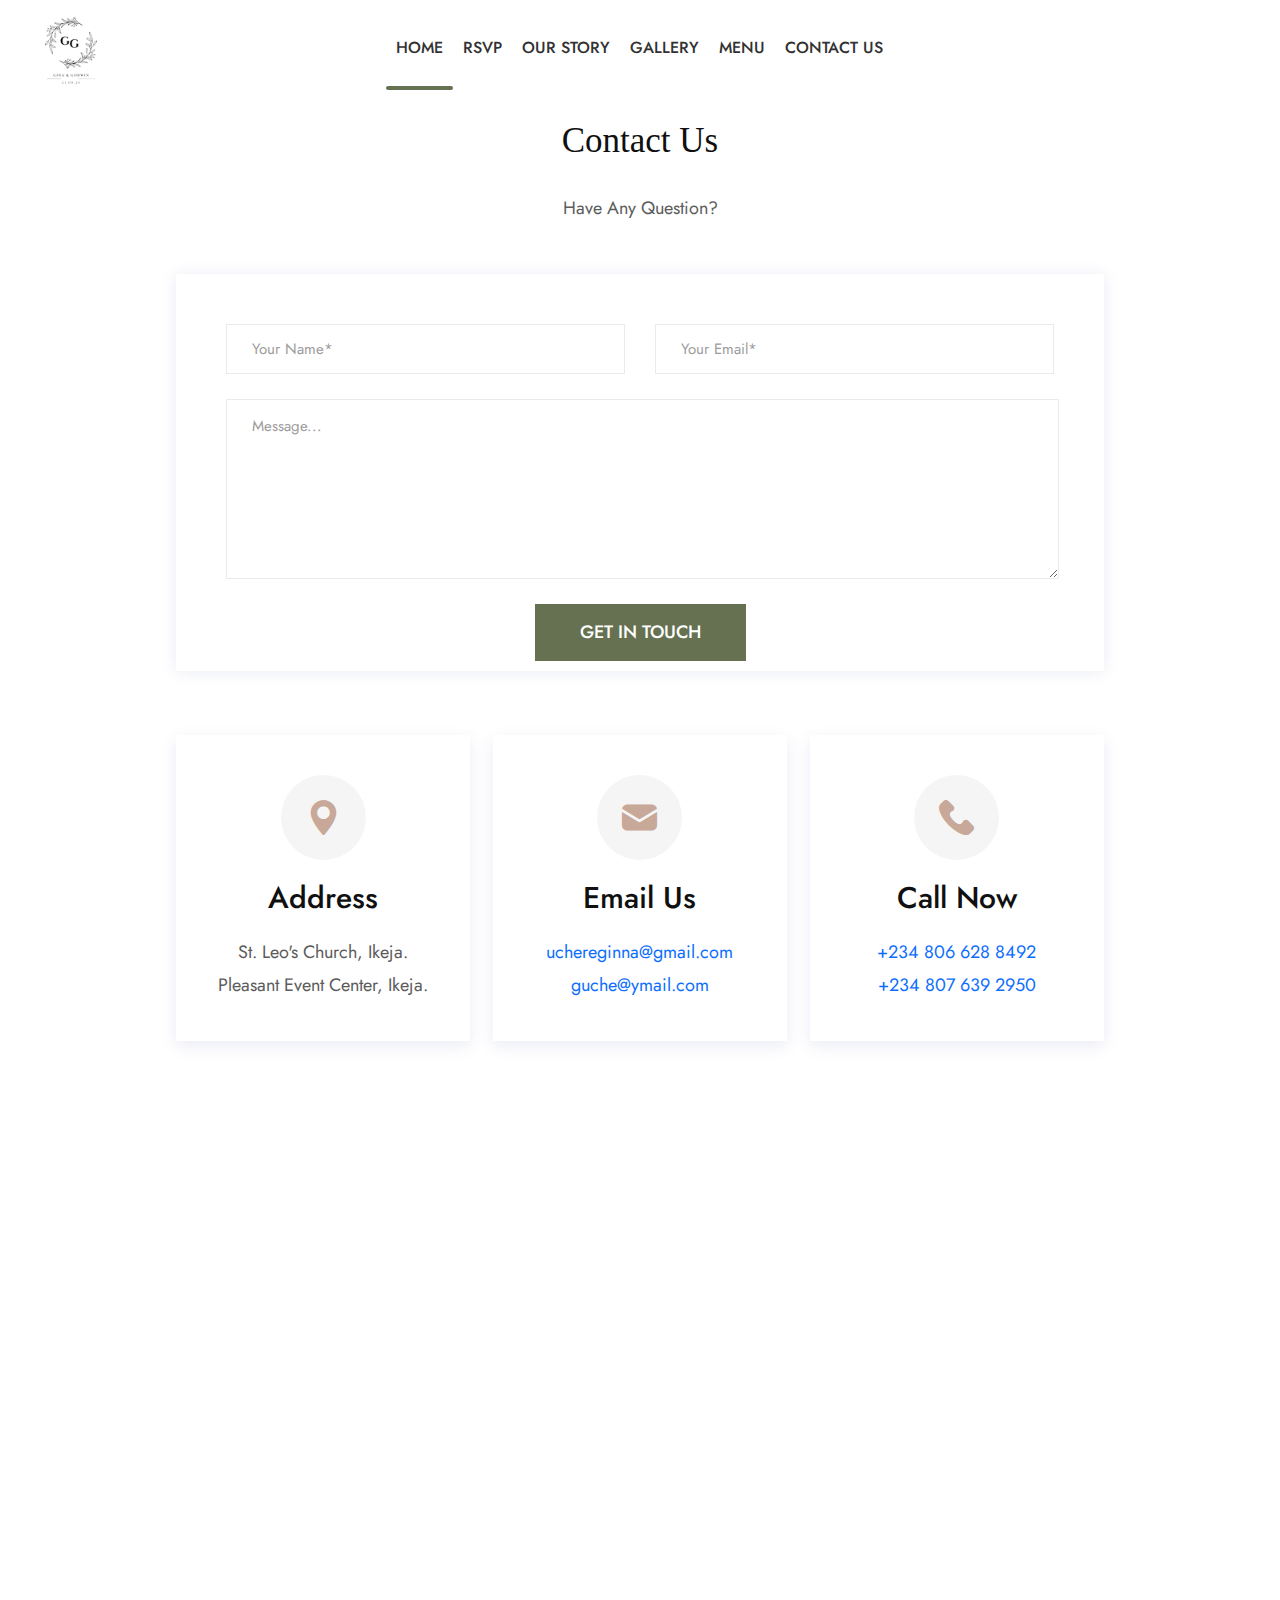
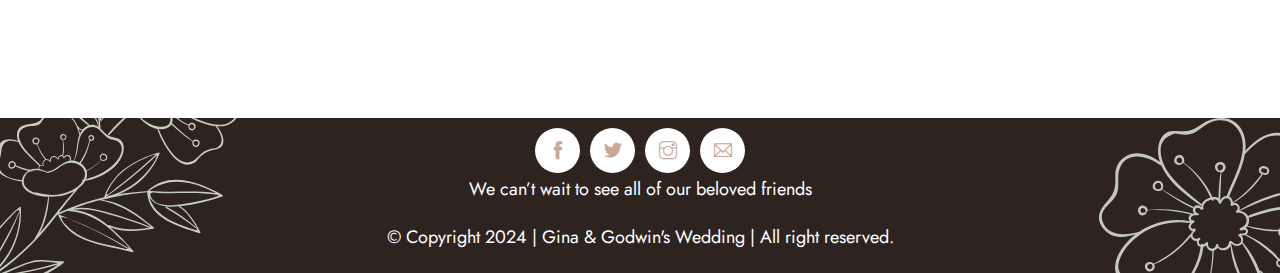
<file: contact.html>
<!DOCTYPE html>
<html lang="en">
<head>
    <meta charset="utf-8">
    <meta http-equiv="X-UA-Compatible" content="IE=edge">
    <meta name="viewport" content="width=device-width, initial-scale=1">
    <meta name="author" content="wpOceans">
    <link rel="shortcut icon" type="image/png" href="assets/images/favicon.png">
    <title>Gina & Godwin's Wedding Website</title>
    <link href="assets/css/themify-icons.css" rel="stylesheet">
    <link href="assets/css/font-awesome.min.css" rel="stylesheet">
    <link href="assets/css/flaticon.css" rel="stylesheet">
    <link href="assets/css/bootstrap.min.css" rel="stylesheet">
    <link href="assets/css/animate.css" rel="stylesheet">
    <link href="assets/css/owl.carousel.css" rel="stylesheet">
    <link href="assets/css/owl.theme.css" rel="stylesheet">
    <link href="assets/css/slick.css" rel="stylesheet">
    <link href="assets/css/slick-theme.css" rel="stylesheet">
    <link href="assets/css/swiper.min.css" rel="stylesheet">
    <link href="assets/css/nice-select.css" rel="stylesheet">
    <link href="assets/css/owl.transitions.css" rel="stylesheet">
    <link href="assets/css/jquery.fancybox.css" rel="stylesheet">
    <link href="assets/css/odometer-theme-default.css" rel="stylesheet">
    <link href="assets/css/jquery-ui.css" rel="stylesheet">
    <link href="assets/sass/style.css" rel="stylesheet">
</head>

<body>

   <!-- start page-wrapper -->
   <div class="page-wrapper">
    <!-- start preloader -->
    <div class="preloader">
        <div class="vertical-centered-box">
            <div class="content">
                <div class="loader-circle"></div>
                <div class="loader-line-mask">
                    <div class="loader-line"></div>
                </div>
                <img src="assets/images/preloader.gif" alt="">
            </div>
        </div>
    </div>
    <!-- end preloader -->

    <!-- Start header -->
    <header id="header">
        <div class="wpo-site-header">
            <nav class="navigation navbar navbar-expand-lg navbar-light">
                <div class="container-fluid">
                    <div class="row align-items-center">

                        <div class="col-lg-3 col-md-3 col-3 d-lg-none dl-block">
                            <div class="mobail-menu">
                                <button type="button" class="navbar-toggler open-btn">
                                    <span class="sr-only">Toggle navigation</span>
                                    <span class="icon-bar first-angle"></span>
                                    <span class="icon-bar middle-angle"></span>
                                    <span class="icon-bar last-angle"></span>
                                </button>
                            </div>
                        </div>

                        <div class="col-lg-2 col-md-6 col-6">
                            <div class="navbar-header">
                                <a class="navbar-brand" href="index.html">
                                    <img src="/assets/images/gina.png" alt="Gina & Godwin's Logo" style="width:100px;">
                                </a>
                            </div>
                        </div>
                        <div class="col-lg-8 col-md-2 col-1">
                            <div class="header-right">
                                <div id="navbar" class="collapse navbar-collapse navigation-holder">
                                    <button class="menu-close"><i class="ti-close"></i></button>

                                    <ul class="nav navbar-nav mb-1 mb-lg-1">
                                        <li><a class="active" href="index.html">Home</a></li>
                                        <li><a href="rsvp.html">RSVP</a></li>
                                        <li><a href="story.html">Our Story</a></li>
                                        <li><a href="gallery.html">Gallery</a></li>
                                        <li><a href="menu.html">Menu</a></li>
                                        <li><a href="contact.html">Contact Us</a></li>        
                                    </ul>
                                </div><!-- end of nav-collapse -->
                            </div>  
                        </div>
                    </div>
                </div><!-- end of container -->
            </nav>
        </div>
    </header> <!-- end of header -->

    <!-- start wpo-contact-pg-section -->
    <section class="wpo-contact-pg-section section-padding">
        <div class="container">
            <div class="row">
                <div class="col col-lg-10 offset-lg-1">  
                    <div class="wpo-contact-title">
                        <h2>Contact Us</h2>
                        <p>Have Any Question?</p>
                    </div>

                    <div class="wpo-contact-form-area">
                        <form  class="contact-validation-active" id="contact-form-main">
                            <div class="alert alert-success contact__msg" style="display: none;">Thank You!</div>
                            <div class="alert alert-danger contact__msg-fail" style="display: none;">Error occurred while sending email. Please try again later.</div>
                            
                            <div>
                                <input type="text" class="form-control" name="name"
                                    placeholder="Your Name*">
                            </div>
                            <div>
                                <input type="email" class="form-control" name="email"
                                    placeholder="Your Email*">
                            </div>
                            <div class="fullwidth">
                                <textarea class="form-control" name="note" id="note"
                                    placeholder="Message..."></textarea>
                            </div>
                            <div class="submit-area">
                                <button type="submit" class="theme-btn-s4">Get in Touch</button>
                                <div id="loader">
                                    <i class="ti-reload"></i>
                                </div>
                            </div>
                        </form>
                    </div>
<br><br><br><br><br><br><br>

                    <div class="office-info">
                        <div class="row">
                            <div class="col col-xl-4 col-lg-4 col-md-6 col-12">
                                <div class="office-info-item">
                                    <div class="office-info-icon">
                                        <div class="icon">
                                            <i class="fi flaticon-maps-and-flags"></i>
                                        </div>
                                    </div>
                                    <div class="office-info-text">
                                        <h2>Address</h2>
                                        <p>St. Leo's Church, Ikeja.</p>
                                        <p>Pleasant Event Center, Ikeja.</p>
                                    </div>
                                </div>
                            </div>
                            <div class="col col-xl-4 col-lg-4 col-md-6 col-12">
                                <div class="office-info-item">
                                    <div class="office-info-icon">
                                        <div class="icon">
                                            <i class="fi flaticon-email"></i>
                                        </div>
                                    </div>
                                    <div class="office-info-text">
                                        <h2>Email Us</h2>
                                        <p><a href="mailto:uchereginna@gmail.com">uchereginna@gmail.com</a></p>
                                        <p><a href="mailto:guche@ymail.com">guche@ymail.com</a></p>
                                    </div>
                                </div>
                            </div>
                            <div class="col col-xl-4 col-lg-4 col-md-6 col-12">
                                <div class="office-info-item">
                                    <div class="office-info-icon">
                                        <div class="icon">
                                            <i class="fi flaticon-phone-call"></i>
                                        </div>
                                    </div>
                                    <div class="office-info-text">
                                        <h2>Call Now</h2>
                                        <p><a href="tel:+2348066288492">+234 806 628 8492</a></p>
                                        <p><a href="tel:+2348076392950">+234 807 639 2950</a></p>
                                    </div>
                                </div>
                            </div>
                        </div>
                    </div>

                </div>
            </div>
        </div> <!-- end container -->
    </section>

    <script src="https://cdn.emailjs.com/dist/email.min.js"></script>
    <script type="text/javascript">
        (function() {
            emailjs.init("db-91tiRtc9jHKt_0"); // Replace with your EmailJS user ID
        })();
        
        document.getElementById('contact-form-main').addEventListener('submit', function(event) {
            event.preventDefault();
    
            // Collect form data
            const name = this.name.value;
            const email = this.email.value;
            const message = this.message.value;
    
            // Send email using EmailJS
            emailjs.send('service_qnfginh', 'template_t1uomk6', {
                name: name,
                email: email,
                message: message
            })
            .then(function(response) {
                // Show success message and hide error message
                document.querySelector('.alert-success').style.display = 'block';
                document.querySelector('.alert-danger').style.display = 'none';
                document.getElementById('contact-form-main').reset();
            }, function(error) {
                // Show error message and hide success message
                document.querySelector('.alert-danger').style.display = 'block';
                document.querySelector('.alert-success').style.display = 'none';
            });
        });
    </script>
    <!-- end wpo-contact-pg-section -->

    <!--  start wpo-contact-map -->
    <section class="wpo-contact-map-section">
        <h2 class="hidden">Contact map</h2>
        <div class="wpo-contact-map">
            <iframe
                src="https://www.google.com/maps/embed?pb=!1m18!1m12!1m3!1d3963.4013718198644!2d3.3487873741326446!3d6.596936622307372!2m3!1f0!2f0!3f0!3m2!1i1024!2i768!4f13.1!3m3!1m2!1s0x103b9343f66dc4ed%3A0x73818b1130a6db96!2sSt.%20Leo&#39;s%20Catholic%20church!5e0!3m2!1sen!2sng!4v1719768794507!5m2!1sen!2sng"
                allowfullscreen></iframe>
        </div>
    </section>
    <!-- end wpo-contact-map -->
    
    <br>
    <footer class="wpo-site-footer-s2">
        <div class="wpo-lower-footer">
            <div class="container">
                <div class="row">
                    <center>

                        <div class="widget about-widget">
                            <ul>
                                <li>
                                    <a href="#">
                                        <i class="ti-facebook"></i>
                                    </a>
                                </li>
                                <li>
                                    <a href="#">
                                        <i class="ti-twitter-alt"></i>
                                    </a>
                                </li>
                                <li>
                                    <a href="#">
                                        <i class="ti-instagram"></i>
                                    </a>
                                </li>
                                <li>
                                    <a href="mailto:uchereginna@gmail.com">
                                        <i class="ti-email"></i>
                                    </a>
                                </li>
                            </ul>
                        </div>
                        <div class="col col-xs-12">
                            <p>We can’t wait to see all of our beloved friends</p>
                            <p class="copyright"> &copy; Copyright 2024 | <a href="index.html">Gina & Godwin's Wedding</a> | All right
                                reserved.</p>
                        </div>
                    </center>

                </div>
            </div>
        </div>
        <div class="ft-shape-1">
            <img src="assets/images/footer-shape-1.svg" alt="">
        </div>
        <div class="ft-shape-2">
            <img src="assets/images/footer-shape-2.svg" alt="">
        </div>
    </footer>
    <!-- end of wpo-site-footer-section -->

    </div>
    <!-- end of page-wrapper -->

    <script src="assets/js/jquery.min.js"></script>
    <script src="assets/js/bootstrap.bundle.min.js"></script>
    <script src="assets/js/modernizr.custom.js"></script>
    <script src="assets/js/jquery-plugin-collection.js"></script>
    <script src="assets/js/script.js"></script>
</body>
</html>
</file>
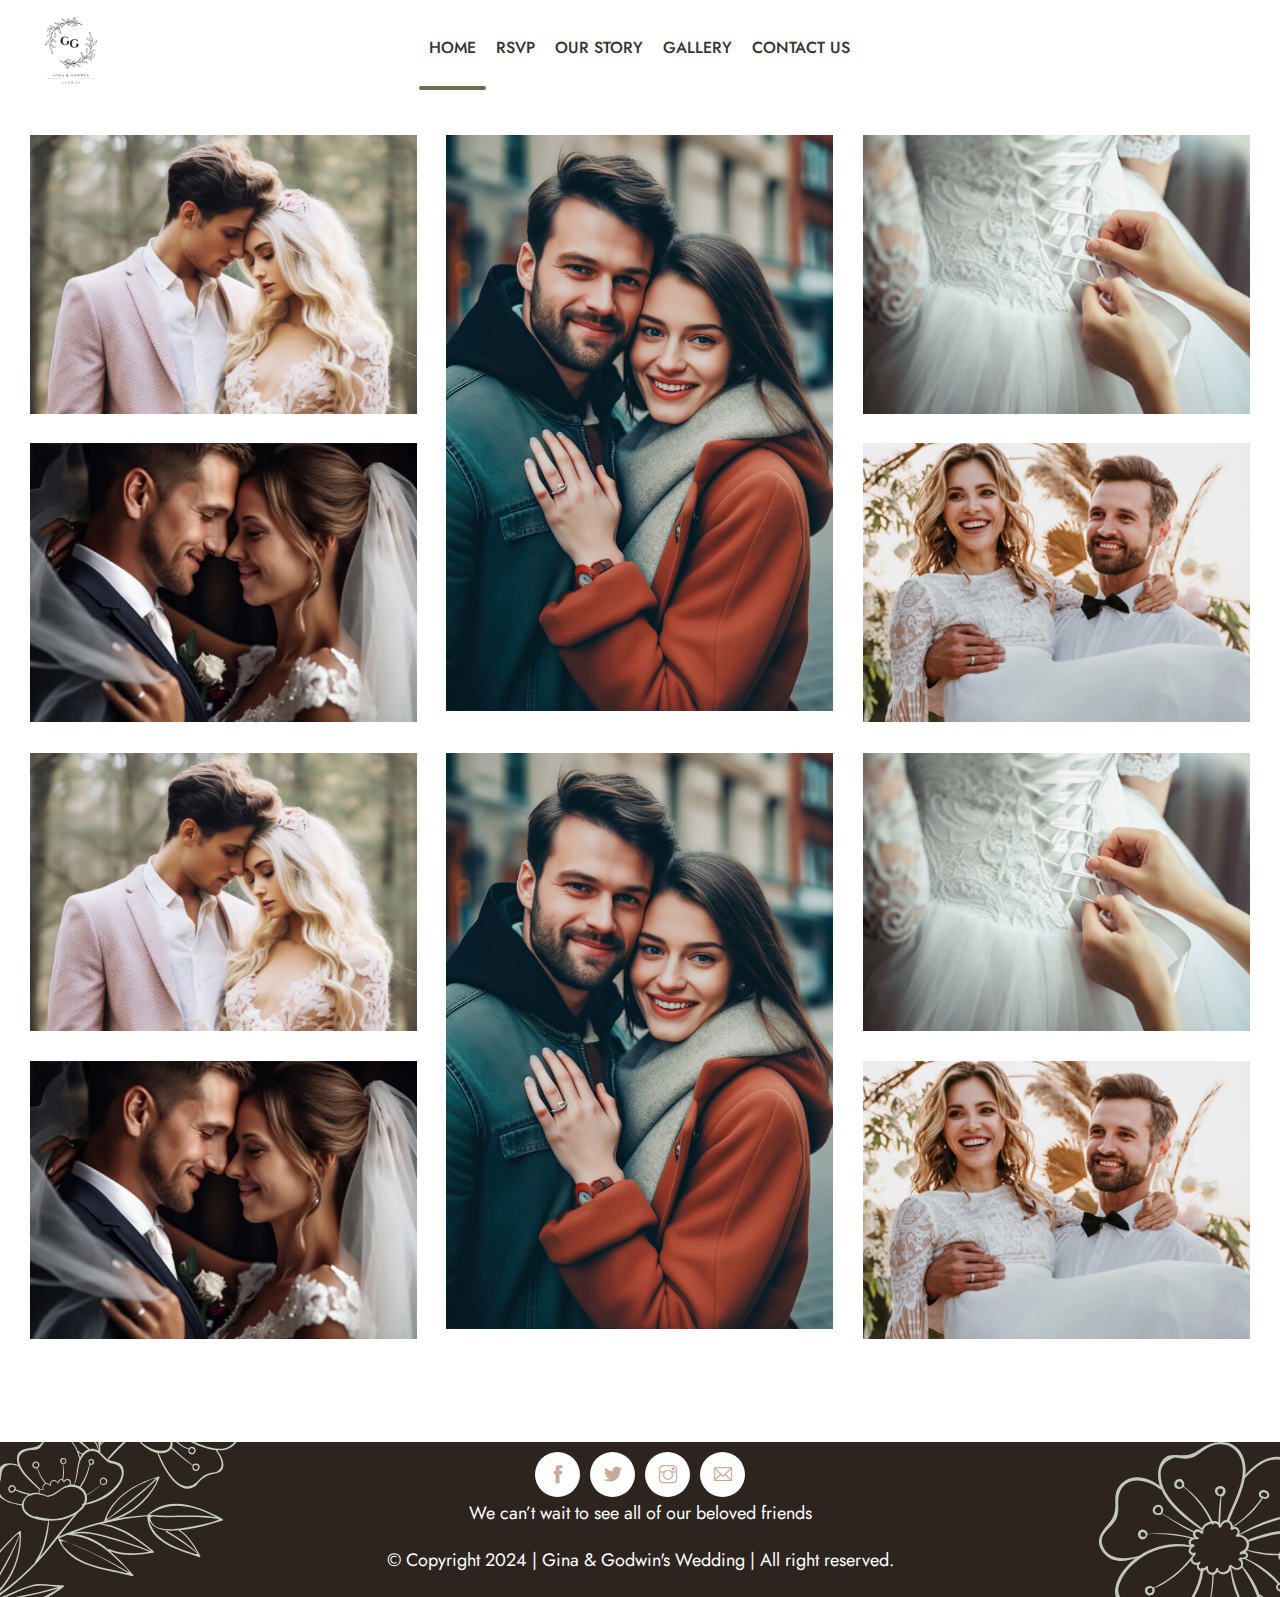
<file: gallery.html>
<!DOCTYPE html>
<html lang="en">
<head>
    <meta charset="utf-8">
    <meta http-equiv="X-UA-Compatible" content="IE=edge">
    <meta name="viewport" content="width=device-width, initial-scale=1">
    <meta name="author" content="wpOceans">
    <link rel="shortcut icon" type="image/png" href="assets/images/favicon.png">
    <title>Gina & Godwin's Wedding Website</title>
    <link href="assets/css/themify-icons.css" rel="stylesheet">
    <link href="assets/css/font-awesome.min.css" rel="stylesheet">
    <link href="assets/css/flaticon.css" rel="stylesheet">
    <link href="assets/css/magnific-popup.css" rel="stylesheet">
    <link href="assets/css/bootstrap.min.css" rel="stylesheet">
    <link href="assets/css/animate.css" rel="stylesheet">
    <link href="assets/css/owl.carousel.css" rel="stylesheet">
    <link href="assets/css/owl.theme.css" rel="stylesheet">
    <link href="assets/css/slick.css" rel="stylesheet">
    <link href="assets/css/slick-theme.css" rel="stylesheet">
    <link href="assets/css/swiper.min.css" rel="stylesheet">
    <link href="assets/css/nice-select.css" rel="stylesheet">
    <link href="assets/css/owl.transitions.css" rel="stylesheet">
    <link href="assets/css/jquery.fancybox.css" rel="stylesheet">
    <link href="assets/css/odometer-theme-default.css" rel="stylesheet">
    <link href="assets/css/jquery-ui.css" rel="stylesheet">
    <link href="assets/sass/style.css" rel="stylesheet">
</head>

<body>

    <!-- start page-wrapper -->
    <div class="page-wrapper">
        <!-- start preloader -->
        <div class="preloader">
            <div class="vertical-centered-box">
                <div class="content">
                    <div class="loader-circle"></div>
                    <div class="loader-line-mask">
                        <div class="loader-line"></div>
                    </div>
                    <img src="assets/images/preloader.gif" alt="">
                </div>
            </div>
        </div>
        <!-- end preloader -->

       <!-- Start header -->
       <header id="header">
            <div class="wpo-site-header">
                <nav class="navigation navbar navbar-expand-lg navbar-light">
                    <div class="container-fluid">
                        <div class="row align-items-center">

                            <div class="col-lg-3 col-md-3 col-3 d-lg-none dl-block">
                                <div class="mobail-menu">
                                    <button type="button" class="navbar-toggler open-btn">
                                        <span class="sr-only">Toggle navigation</span>
                                        <span class="icon-bar first-angle"></span>
                                        <span class="icon-bar middle-angle"></span>
                                        <span class="icon-bar last-angle"></span>
                                    </button>
                                </div>
                            </div>

                            <div class="col-lg-2 col-md-6 col-6">
                                <div class="navbar-header">
                                    <a class="navbar-brand" href="index.html">
                                        <img src="/assets/images/gina.png" alt="Gina & Godwin's Logo" style="width:100px;">
                                    </a>
                                </div>
                            </div>
                            <div class="col-lg-8 col-md-2 col-1">
                                <div class="header-right">
                                    <div id="navbar" class="collapse navbar-collapse navigation-holder">
                                        <button class="menu-close"><i class="ti-close"></i></button>

                                        <ul class="nav navbar-nav mb-1 mb-lg-1">
                                            <li><a class="active" href="index.html">Home</a></li>
                                            <li><a href="rsvp.html">RSVP</a></li>
                                            <li><a href="story.html">Our Story</a></li>
                                            <li><a href="gallery.html">Gallery</a></li>
                                            <li><a href="contact.html">Contact Us</a></li>        
                                        </ul>
                                    </div><!-- end of nav-collapse -->
                                </div>  
                            </div>
                        </div>
                    </div><!-- end of container -->
                </nav>
            </div>
        </header> <!-- end of header -->

        <!-- start wpo-portfolio-section -->
        <section class="wpo-portfolio-section-s2 section-padding pt-120" id="gallery">
            <h2 class="hidden">Gallery</h2>
            <div class="container-fluid">
                <div class="row">
                    <div class="col-lg-12">
                        <div class="sortable-gallery">
                            <div class="gallery-filters"></div>
                            <div class="portfolio-grids gallery-container clearfix">
                                <div class="grid">
                                    <div class="img-holder">
                                        <a href="assets/images/portfolio/7.jpg" class="fancybox"
                                            data-fancybox-group="gall-1">
                                            <img src="assets/images/portfolio/7.jpg" alt class="img img-responsive">
                                            <div class="hover-content">
                                                <i class="ti-plus"></i>
                                            </div>
                                        </a>
                                    </div>
                                </div>
                                <div class="grid">
                                    <div class="img-holder">
                                        <a href="assets/images/portfolio/8.jpg" class="fancybox"
                                            data-fancybox-group="gall-1">
                                            <img src="assets/images/portfolio/8.jpg" alt class="img img-responsive">
                                            <div class="hover-content">
                                                <i class="ti-plus"></i>
                                            </div>
                                        </a>
                                    </div>
                                </div>
                                <div class="grid">
                                    <div class="img-holder">
                                        <a href="assets/images/portfolio/9.jpg" class="fancybox"
                                            data-fancybox-group="gall-1">
                                            <img src="assets/images/portfolio/9.jpg" alt class="img img-responsive">
                                            <div class="hover-content">
                                                <i class="ti-plus"></i>
                                            </div>
                                        </a>
                                    </div>
                                </div>
                                <div class="grid">
                                    <div class="img-holder">
                                        <a href="assets/images/portfolio/10.jpg" class="fancybox"
                                            data-fancybox-group="gall-1">
                                            <img src="assets/images/portfolio/10.jpg" alt class="img img-responsive">
                                            <div class="hover-content">
                                                <i class="ti-plus"></i>
                                            </div>
                                        </a>
                                    </div>
                                </div>
                                <div class="grid">
                                    <div class="img-holder">
                                        <a href="assets/images/portfolio/11.jpg" class="fancybox"
                                            data-fancybox-group="gall-1">
                                            <img src="assets/images/portfolio/11.jpg" alt class="img img-responsive">
                                            <div class="hover-content">
                                                <i class="ti-plus"></i>
                                            </div>
                                        </a>
                                    </div>
                                </div>
                            </div>
                        </div>
                    </div>
                </div>
                <div class="row">
                    <div class="col-lg-12">
                        <div class="sortable-gallery">
                            <div class="gallery-filters"></div>
                            <div class="portfolio-grids gallery-container clearfix">
                                <div class="grid">
                                    <div class="img-holder">
                                        <a href="assets/images/portfolio/7.jpg" class="fancybox"
                                            data-fancybox-group="gall-1">
                                            <img src="assets/images/portfolio/7.jpg" alt class="img img-responsive">
                                            <div class="hover-content">
                                                <i class="ti-plus"></i>
                                            </div>
                                        </a>
                                    </div>
                                </div>
                                <div class="grid">
                                    <div class="img-holder">
                                        <a href="assets/images/portfolio/8.jpg" class="fancybox"
                                            data-fancybox-group="gall-1">
                                            <img src="assets/images/portfolio/8.jpg" alt class="img img-responsive">
                                            <div class="hover-content">
                                                <i class="ti-plus"></i>
                                            </div>
                                        </a>
                                    </div>
                                </div>
                                <div class="grid">
                                    <div class="img-holder">
                                        <a href="assets/images/portfolio/9.jpg" class="fancybox"
                                            data-fancybox-group="gall-1">
                                            <img src="assets/images/portfolio/9.jpg" alt class="img img-responsive">
                                            <div class="hover-content">
                                                <i class="ti-plus"></i>
                                            </div>
                                        </a>
                                    </div>
                                </div>
                                <div class="grid">
                                    <div class="img-holder">
                                        <a href="assets/images/portfolio/10.jpg" class="fancybox"
                                            data-fancybox-group="gall-1">
                                            <img src="assets/images/portfolio/10.jpg" alt class="img img-responsive">
                                            <div class="hover-content">
                                                <i class="ti-plus"></i>
                                            </div>
                                        </a>
                                    </div>
                                </div>
                                <div class="grid">
                                    <div class="img-holder">
                                        <a href="assets/images/portfolio/11.jpg" class="fancybox"
                                            data-fancybox-group="gall-1">
                                            <img src="assets/images/portfolio/11.jpg" alt class="img img-responsive">
                                            <div class="hover-content">
                                                <i class="ti-plus"></i>
                                            </div>
                                        </a>
                                    </div>
                                </div>
                            </div>
                        </div>
                    </div>
                </div>
            </div> <!-- end container -->
        </section>
        <!-- end wpo-portfolio-section -->

        <br>
        <footer class="wpo-site-footer-s2">
            <div class="wpo-lower-footer">
                <div class="container">
                    <div class="row">
                        <center>

                            <div class="widget about-widget">
                                <ul>
                                    <li>
                                        <a href="#">
                                            <i class="ti-facebook"></i>
                                        </a>
                                    </li>
                                    <li>
                                        <a href="#">
                                            <i class="ti-twitter-alt"></i>
                                        </a>
                                    </li>
                                    <li>
                                        <a href="#">
                                            <i class="ti-instagram"></i>
                                        </a>
                                    </li>
                                    <li>
                                        <a href="#">
                                            <i class="ti-email"></i>
                                        </a>
                                    </li>
                                </ul>
                            </div>
                            <div class="col col-xs-12">
                                <p>We can’t wait to see all of our beloved friends</p>
                                <p class="copyright"> &copy; Copyright 2024 | <a href="index.html">Gina & Godwin's Wedding</a> | All right
                                    reserved.</p>
                            </div>
                        </center>

                    </div>
                </div>
            </div>
            <div class="ft-shape-1">
                <img src="assets/images/footer-shape-1.svg" alt="">
            </div>
            <div class="ft-shape-2">
                <img src="assets/images/footer-shape-2.svg" alt="">
            </div>
        </footer>
        <!-- end of wpo-site-footer-section -->

    </div>
    <!-- end of page-wrapper -->
    
    <script src="assets/js/jquery.min.js"></script>
    <script src="assets/js/bootstrap.bundle.min.js"></script>
    <script src="assets/js/modernizr.custom.js"></script>
    <script src="assets/js/jquery-plugin-collection.js"></script>
    <script src="assets/js/script.js"></script>
</body>
</html>
</file>
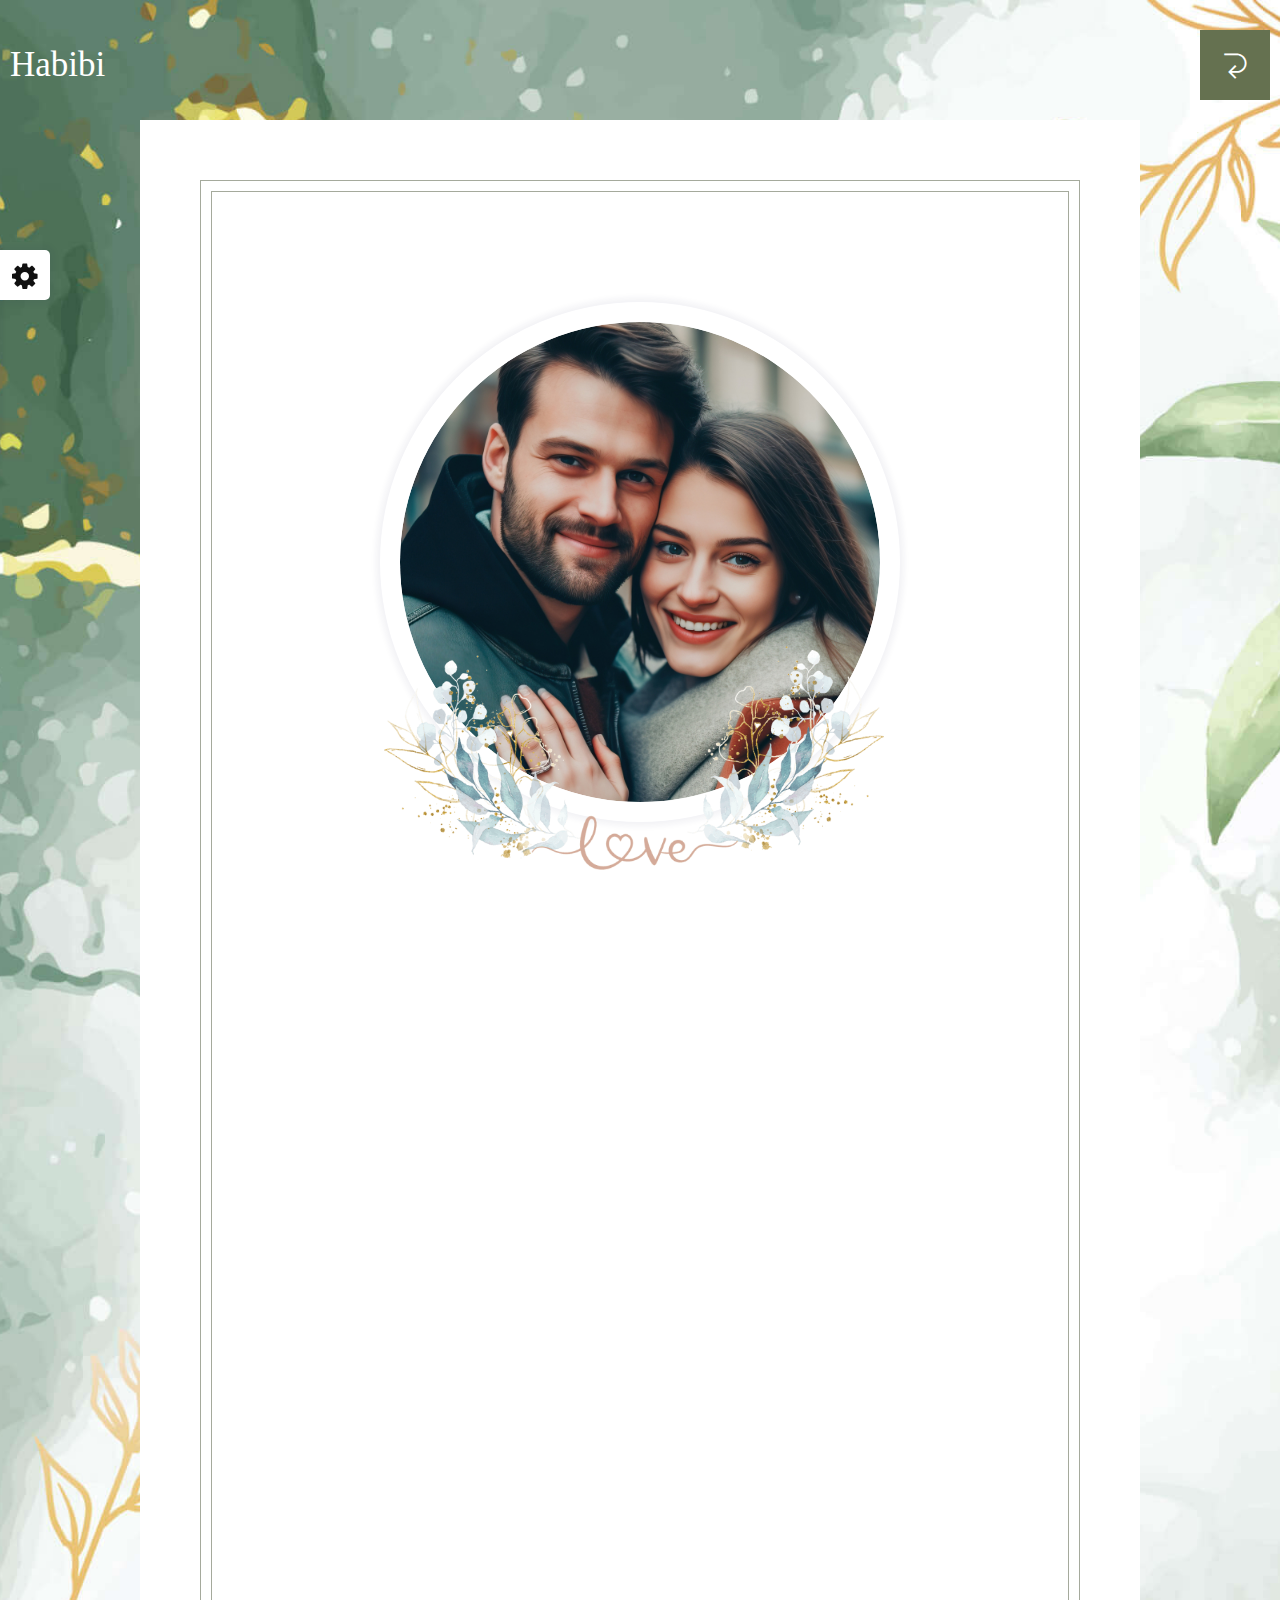
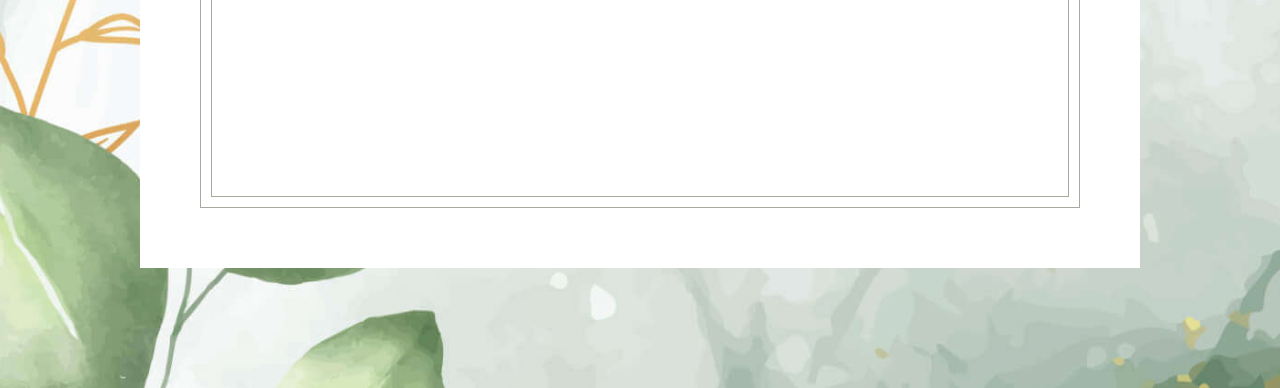
<file: invitation-1.html>
<!DOCTYPE html>
<html lang="en">


<!-- Mirrored from wpocean.com/html/tf/habibi/invitation-1.html by HTTrack Website Copier/3.x [XR&CO'2014], Fri, 14 Jun 2024 11:19:31 GMT -->
<head>
    <meta charset="utf-8">
    <meta http-equiv="X-UA-Compatible" content="IE=edge">
    <meta name="viewport" content="width=device-width, initial-scale=1">
    <meta name="author" content="wpOceans">
    <link rel="shortcut icon" type="image/png" href="assets/images/favicon.png">
    <title> Habibi - Wedding & Wedding Planner HTML5 Template</title>
    <link href="assets/css/themify-icons.css" rel="stylesheet">
    <link href="assets/css/font-awesome.min.css" rel="stylesheet">
    <link href="assets/css/flaticon.css" rel="stylesheet">
    <link href="assets/css/bootstrap.min.css" rel="stylesheet">
    <link href="assets/css/animate.css" rel="stylesheet">
    <link href="assets/css/owl.carousel.css" rel="stylesheet">
    <link href="assets/css/owl.theme.css" rel="stylesheet">
    <link href="assets/css/slick.css" rel="stylesheet">
    <link href="assets/css/slick-theme.css" rel="stylesheet">
    <link href="assets/css/swiper.min.css" rel="stylesheet">
    <link href="assets/css/nice-select.css" rel="stylesheet">
    <link href="assets/css/owl.transitions.css" rel="stylesheet">
    <link href="assets/css/magnific-popup.css" rel="stylesheet">
    <link href="assets/css/jquery.fancybox.css" rel="stylesheet">
    <link href="assets/css/odometer-theme-default.css" rel="stylesheet">
    <link href="assets/css/jquery-ui.css" rel="stylesheet">
    <link href="assets/sass/style.css" rel="stylesheet">
</head>

<body>

    <!-- start page-wrapper -->
    <div class="page-wrapper">
        <!-- start preloader -->
        <div class="preloader">
            <div class="vertical-centered-box">
                <div class="content">
                    <div class="loader-circle"></div>
                    <div class="loader-line-mask">
                        <div class="loader-line"></div>
                    </div>
                    <img src="assets/images/preloader.gif" alt="">
                </div>
            </div>
        </div>
        <!-- end preloader -->
        <!-- Start header -->
        <header id="header">
            <div class="wpo-site-header invitation-header">
                <ul>
                    <li> <a class="navbar-brand" href="index.html">Habibi</a></li>
                    <li><a class="back-btn" href="index.html"><i class="ti-back-left"></i></a></li>
                </ul>
            </div>
        </header>
        <!-- end of header -->
        <!-- start of invitation -->
        <section class="wpo-invitation-area section-padding" style="background: url(assets/images/slider/invitation-bg.jpg) no-repeat center center;  background-size: cover;">
            <div class="container-fluid">
                <div class="wpo-invitation-wrap">
                    <div class="wpo-invitation-inner-item">
                        <div class="wpo-invitation-inner">
                            <div class="middle-couple-pic wow zoomIn" data-wow-duration="1000ms">
                                <div class="middle-couple-pic-inner">
                                    <img src="assets/images/couple/3.jpg" alt="">
                                </div>
                                <div class="couple-flower">
                                    <img src="assets/images/couple/couple-flower.png" alt="">
                                </div>
                            </div>
                            <div class="wpo-invitation-info">
                                <h2 class="wow fadeInUp" data-wow-duration="1000ms">James & Amelia</h2>
                                <p class="wow fadeInUp" data-wow-duration="1200ms">Our Big Day is November 15,2022</p>
                                <span class="shape wow fadeInUp" data-wow-duration="1400ms"><img
                                        src="assets/images/slider/date-shape.png" alt=""> </span>
                                <div class="row wow fadeInUp" data-wow-duration="1600ms">
                                    <div class="col col-xs-12">
                                        <div class="clock-grids">
                                            <div id="clock"></div>
                                        </div>
                                    </div>
                                </div>
                            </div>
                            <div class="wpo-event-text">
                                <ul>
                                    <li class="wow fadeInUp" data-wow-duration="1000ms">Monday, 12 Apr. 2022 <br>
                                        1:00 PM – 2:30 PM</li>
                                    <li class="wow fadeInUp" data-wow-duration="1200ms">4517 Washington Ave. Manchester, Kentucky 39495</li>
                                    <li class="wow fadeInUp" data-wow-duration="1400ms">+1 234-567-8910</li>
                                    <li class="wow fadeInUp" data-wow-duration="1600ms"> <a class="popup-gmaps"
                                            href="https://www.google.com/maps/embed?pb=!1m18!1m12!1m3!1d25211.21212385712!2d144.95275648773628!3d-37.82748510398018!2m3!1f0!2f0!3f0!3m2!1i1024!2i768!4f13.1!3m3!1m2!1s0x6ad642af0f11fd81%3A0x5045675218ce7e0!2zTWVsYm91cm5lIFZJQyAzMDA0LCDgpoXgprjgp43gpp_gp43gprDgp4fgprLgpr_gpq_gprzgpr4!5e0!3m2!1sbn!2sbd!4v1503742051881">See
                                            Location</a></li>
                                </ul>
                            </div>
                        </div>
                    </div>
                </div>
            </div>
        </section>
        <!-- end of invitation slider -->

        <!-- end of wpo-site-footer-section -->
        <div class="color-switcher-wrap">
            <div class="color-switcher-item">
                <div class="color-toggle-btn">
                    <i class="fa fa-cog"></i>
                </div>
                <ul id="switcher">
                    <li class="btn btn1" id="Button1"></li>
                    <li class="btn btn2" id="Button2"></li>
                    <li class="btn btn3" id="Button3"></li>
                    <li class="btn btn4" id="Button4"></li>
                    <li class="btn btn5" id="Button5"></li>
                    <li class="btn btn6" id="Button6"></li>
                    <li class="btn btn7" id="Button7"></li>
                    <li class="btn btn8" id="Button8"></li>
                    <li class="btn btn9" id="Button9"></li>
                    <li class="btn btn10" id="Button10"></li>
                    <li class="btn btn11" id="Button11"></li>
                    <li class="btn btn12" id="Button12"></li>
                    <li class="btn btn13" id="Button13"></li>
                    <li class="btn btn14" id="Button14"></li>
                    <li class="btn btn15" id="Button15"></li>
                </ul>
            </div>
        </div>

    </div>
    <!-- end of page-wrapper -->

    <!-- All JavaScript files
    ================================================== -->
    <script src="assets/js/jquery.min.js"></script>
    <script src="assets/js/bootstrap.bundle.min.js"></script>
    <!-- Plugins for this template -->
    <script src="assets/js/modernizr.custom.js"></script>
    <script src="assets/js/jquery-plugin-collection.js"></script>
    <script src="assets/js/moving-animation.js"></script>
    <script src="assets/js/tilt.jquery.min.js"></script>
    <!-- Custom script for this template -->
    <script src="assets/js/script.js"></script>
</body>


<!-- Mirrored from wpocean.com/html/tf/habibi/invitation-1.html by HTTrack Website Copier/3.x [XR&CO'2014], Fri, 14 Jun 2024 11:19:33 GMT -->
</html>
</file>
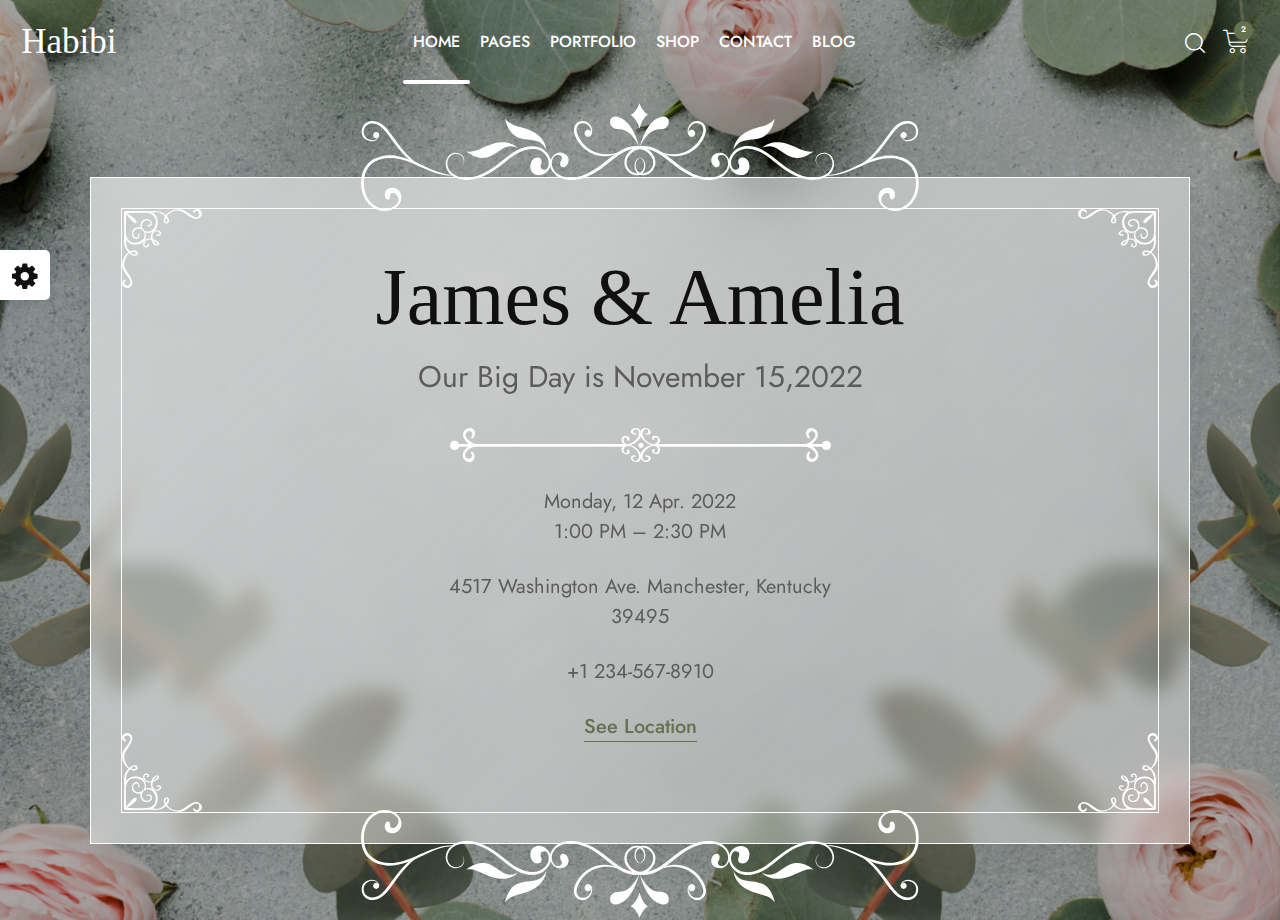
<file: invitation-2.html>
<!DOCTYPE html>
<html lang="en">


<!-- Mirrored from wpocean.com/html/tf/habibi/invitation-2.html by HTTrack Website Copier/3.x [XR&CO'2014], Fri, 14 Jun 2024 11:19:33 GMT -->
<head>
    <meta charset="utf-8">
    <meta http-equiv="X-UA-Compatible" content="IE=edge">
    <meta name="viewport" content="width=device-width, initial-scale=1">
    <meta name="author" content="wpOceans">
    <link rel="shortcut icon" type="image/png" href="assets/images/favicon.png">
    <title> Habibi - Wedding & Wedding Planner HTML5 Template</title>
    <link href="assets/css/themify-icons.css" rel="stylesheet">
    <link href="assets/css/font-awesome.min.css" rel="stylesheet">
    <link href="assets/css/flaticon.css" rel="stylesheet">
    <link href="assets/css/bootstrap.min.css" rel="stylesheet">
    <link href="assets/css/animate.css" rel="stylesheet">
    <link href="assets/css/owl.carousel.css" rel="stylesheet">
    <link href="assets/css/owl.theme.css" rel="stylesheet">
    <link href="assets/css/slick.css" rel="stylesheet">
    <link href="assets/css/slick-theme.css" rel="stylesheet">
    <link href="assets/css/swiper.min.css" rel="stylesheet">
    <link href="assets/css/nice-select.css" rel="stylesheet">
    <link href="assets/css/owl.transitions.css" rel="stylesheet">
    <link href="assets/css/magnific-popup.css" rel="stylesheet">
    <link href="assets/css/jquery.fancybox.css" rel="stylesheet">
    <link href="assets/css/odometer-theme-default.css" rel="stylesheet">
    <link href="assets/css/jquery-ui.css" rel="stylesheet">
    <link href="assets/sass/style.css" rel="stylesheet">
</head>

<body>

    <!-- start page-wrapper -->
    <div class="page-wrapper">
        <!-- start preloader -->
        <div class="preloader">
            <div class="vertical-centered-box">
                <div class="content">
                    <div class="loader-circle"></div>
                    <div class="loader-line-mask">
                        <div class="loader-line"></div>
                    </div>
                    <img src="assets/images/preloader.gif" alt="">
                </div>
            </div>
        </div>
        <!-- end preloader -->
        <!-- Start header -->
        <header id="header">
            <div class="wpo-site-header wpo-header-style-4">
                <nav class="navigation navbar navbar-expand-lg navbar-light">
                    <div class="container-fluid">
                        <div class="row align-items-center">
                            <div class="col-lg-3 col-md-3 col-3 d-lg-none dl-block">
                                <div class="mobail-menu">
                                    <button type="button" class="navbar-toggler open-btn">
                                        <span class="sr-only">Toggle navigation</span>
                                        <span class="icon-bar first-angle"></span>
                                        <span class="icon-bar middle-angle"></span>
                                        <span class="icon-bar last-angle"></span>
                                    </button>
                                </div>
                            </div>
                            <div class="col-lg-2 col-md-6 col-6">
                                <div class="navbar-header">
                                    <a class="navbar-brand" href="index.html">Habibi</a>
                                </div>
                            </div>
                            <div class="col-lg-8 col-md-1 col-1">
                                <div id="navbar" class="collapse navbar-collapse navigation-holder">
                                    <button class="menu-close"><i class="ti-close"></i></button>
                                    <ul class="nav navbar-nav mb-2 mb-lg-0">
                                        <li class="menu-item-has-children">
                                            <a class="active" href="#">Home</a>
                                            <ul class="sub-menu">
                                                <li><a href="index.html">Wedding Home 1</a></li>
                                                <li><a href="index-2.html">Wedding Home 2</a></li>
                                                <li><a href="index-3.html">Announcement Home 1</a></li>
                                                <li><a href="index-4.html">Announcement Home 2</a></li>
                                                <li><a href="index-5.html">Muslim Wedding Home</a></li>
                                                <li><a href="index-6.html">Asian Wedding Home</a></li>
                                                <li><a href="index-rtl.html">Muslim Wedding Home(RTL)</a></li>
                                                <li><a href="invitation-1.html">Wedding Invitation 1</a></li>
                                                <li><a class="active" href="invitation-2.html">Wedding Invitation 2</a></li>
                                                <li class="menu-item-has-children">
                                                    <a href="#">Event Planner Homes</a>
                                                    <ul class="sub-menu">
                                                        <li><a href="index-7.html">Wedding Planner 1</a></li>
                                                        <li><a href="index-8.html">Wedding Planner 2</a></li>
                                                        <li><a href="index-9.html">Wedding Planner 3</a></li>
                                                    </ul>
                                                </li>
                                                <li class="menu-item-has-children">
                                                    <a href="#">Wedding Shop Homes</a>
                                                    <ul class="sub-menu">
                                                        <li><a href="shop-home.html">Bridal Shop</a></li>
                                                        <li><a href="shop-home-2.html">Wedding Bouquet Shop</a></li>
                                                        <li><a href="shop-home-video-bg.html">Bouquet Shop Video Bg</a>
                                                        </li>
                                                        <li><a href="shop-home-3.html">Wedding Cake Shop</a></li>
                                                    </ul>
                                                </li>
                                            </ul>
                                        </li>
                                        <li class="menu-item-has-children">
                                            <a href="#">Pages</a>
                                            <ul class="sub-menu">
                                                <li><a href="about.html">About</a></li>
                                                <li class="menu-item-has-children">
                                                    <a href="story.html">Our Story</a>
                                                    <ul class="sub-menu">
                                                        <li><a href="story.html">Our Story Style 1</a></li>
                                                        <li><a href="story-2.html">Our Story Style 2</a></li>
                                                        <li><a href="story-3.html">Our Story Style 3</a></li>
                                                        <li><a href="story-4.html">Our Story Style 4</a></li>
                                                        <li><a href="story-5.html">Our Story Style 5</a></li>
                                                        <li><a href="story-6.html">Our Story Style 6</a></li>
                                                    </ul>
                                                </li>
                                                <li><a href="accomodation.html">Accomodation</a></li>
                                                <li class="menu-item-has-children">
                                                    <a href="rsvp.html">RSVP</a>
                                                    <ul class="sub-menu">
                                                        <li><a href="rsvp.html">RSVP Style 1</a></li>
                                                        <li><a href="rsvp-2.html">RSVP Style 2</a></li>
                                                        <li><a href="rsvp-3.html">RSVP Style 3</a></li>
                                                        <li><a href="rsvp-4.html">RSVP Style 4</a></li>
                                                        <li><a href="rsvp-5.html">RSVP Style 5</a></li>
                                                        <li><a href="rsvp-6.html">RSVP Style 6</a></li>
                                                        <li><a href="rsvp-7.html">RSVP Style 7</a></li>
                                                    </ul>
                                                </li>
                                                <li><a href="gallery.html">Gallery</a></li>
                                                <li><a href="planner.html">Planners</a></li>
                                                <li><a href="team-single.html">Planner Single</a></li>
                                                <li><a href="groom-bride.html">Brides & Grooms</a></li>
                                                <li class="menu-item-has-children">
                                                    <a href="service.html">Serevice</a>
                                                    <ul class="sub-menu">
                                                        <li><a href="service.html">Serevice</a></li>
                                                        <li><a href="service-s2.html">Serevice S2</a></li>
                                                        <li><a href="service-s3.html">Serevice S3</a></li>
                                                        <li><a href="service-single.html">Serevice Single</a></li>
                                                    </ul>
                                                </li>
                                                <li><a href="pricing.html">Pricing</a></li>
                                                <li class="menu-item-has-children">
                                                    <a href="#">Auth Pages</a>
                                                    <ul class="sub-menu">
                                                        <li><a href="login.html">Login</a>
                                                        </li>
                                                        <li><a href="register.html">Register</a></li>
                                                        <li><a href="forgot.html">Forgot Password</a></li>
                                                    </ul>
                                                </li>
                                                <li><a href="coming.html">Coming Soon</a></li>
                                                <li><a href="404.html">404 Error</a></li>
                                            </ul>
                                        </li>
                                        <li class="menu-item-has-children">
                                            <a href="portfolio-grid.html">Portfolio</a>
                                            <ul class="sub-menu">
                                                <li><a href="portfolio-grid.html">Portfolio Grid</a></li>
                                                <li><a href="portfolio-masonary.html">Portfolio Masonary</a></li>
                                                <li><a href="portfolio-masonary-s2.html">Portfolio Masonary S2</a></li>
                                                <li><a href="portfolio-masonary-s3.html">Portfolio Masonary S3</a></li>
                                                <li><a href="portfolio-single.html">Portfolio Single</a></li>
                                            </ul>
                                        </li>
                                        <li class="menu-item-has-children">
                                            <a href="shop.html">Shop</a>
                                            <ul class="sub-menu">
                                                <li><a href="shop.html">Shop</a></li>
                                                <li><a href="shop-single.html">Shop Single</a></li>
                                                <li><a href="cart.html">Cart</a></li>
                                                <li><a href="wishlist.html">Wishlist</a></li>
                                                <li><a href="checkout.html">Checkout</a></li>
                                            </ul>
                                        </li>
                                        <li><a href="contact.html">Contact</a></li>
                                        <li class="menu-item-has-children">
                                            <a href="blog.html">Blog</a>
                                            <ul class="sub-menu">
                                                <li><a href="blog.html">Blog right sidebar</a></li>
                                                <li><a href="blog-left-sidebar.html">Blog left sidebar</a></li>
                                                <li><a href="blog-fullwidth.html">Blog fullwidth</a></li>
                                                <li class="menu-item-has-children">
                                                    <a href="#">Blog details</a>
                                                    <ul class="sub-menu">
                                                        <li><a href="blog-single.html">Blog details right sidebar</a>
                                                        </li>
                                                        <li><a href="blog-single-left-sidebar.html">Blog details left
                                                                sidebar</a></li>
                                                        <li><a href="blog-single-fullwidth.html">Blog details
                                                                fullwidth</a></li>
                                                    </ul>
                                                </li>
                                            </ul>
                                        </li>
                                    </ul>

                                </div><!-- end of nav-collapse -->
                            </div>
                            <div class="col-lg-2 col-md-2 col-2">
                                <div class="header-right">
                                    <div class="header-search-form-wrapper">
                                        <div class="cart-search-contact">
                                            <button class="search-toggle-btn"><i
                                                    class="fi flaticon-search"></i></button>
                                            <div class="header-search-form">
                                                <form>
                                                    <div>
                                                        <input type="text" class="form-control"
                                                            placeholder="Search here...">
                                                        <button type="submit"><i
                                                                class="fi flaticon-search"></i></button>
                                                    </div>
                                                </form>
                                            </div>
                                        </div>
                                    </div>
                                    <div class="mini-cart">
                                        <button class="cart-toggle-btn"> <i class="fi flaticon-shopping-cart"></i>
                                            <span class="cart-count">2</span></button>
                                        <div class="mini-cart-content">
                                            <button class="mini-cart-close"><i class="ti-close"></i></button>
                                            <div class="mini-cart-items">
                                                <div class="mini-cart-item clearfix">
                                                    <div class="mini-cart-item-image">
                                                        <a href="shop.html"><img
                                                                src="assets/images/shop/mini-cart/img-1.jpg" alt></a>
                                                    </div>
                                                    <div class="mini-cart-item-des">
                                                        <a href="shop.html">Wedding Gown</a>
                                                        <span class="mini-cart-item-price">$20.15 x 1</span>
                                                        <span class="mini-cart-item-quantity"><a href="#"><i
                                                                    class="ti-close"></i></a></span>
                                                    </div>
                                                </div>
                                                <div class="mini-cart-item clearfix">
                                                    <div class="mini-cart-item-image">
                                                        <a href="shop.html"><img
                                                                src="assets/images/shop/mini-cart/img-2.jpg" alt></a>
                                                    </div>
                                                    <div class="mini-cart-item-des">
                                                        <a href="shop.html">Bridal Flower</a>
                                                        <span class="mini-cart-item-price">$13.25 x 2</span>
                                                        <span class="mini-cart-item-quantity"><a href="#"><i
                                                                    class="ti-close"></i></a></span>
                                                    </div>
                                                </div>
                                            </div>
                                            <div class="mini-cart-action clearfix">
                                                <span class="mini-checkout-price">Subtotal:
                                                    <span>$215.14</span></span>
                                                <div class="mini-btn">
                                                    <a href="checkout.html" class="view-cart-btn s1">Checkout</a>
                                                    <a href="cart.html" class="view-cart-btn">View Cart</a>
                                                </div>
                                            </div>
                                        </div>
                                    </div>
                                </div>
                            </div>
                        </div>
                    </div><!-- end of container -->
                </nav>
            </div>
        </header>
        <!-- end of header -->
        <!-- start of hero -->
        <section class="wpo-invitation-area-s2"
            style="background: url(assets/images/slider/invitation-bg2.jpg) no-repeat center center;  background-size: cover;">
            <div class="hero-container">
                <div class="hero-inner">
                    <div class="container">
                        <div class="row justify-content-center">
                            <div class="col-lg-12">
                                <div class="wpo-event-wrap">
                                    <div class="wpo-event-item">
                                        <div class="wpo-event-text">
                                            <h2>James & Amelia</h2>
                                            <p>Our Big Day is November 15,2022</p>
                                            <div class="inner-shape">
                                                <img src="assets/images/slider/shape15.svg" alt="">
                                            </div>
                                            <ul>
                                                <li>Monday, 12 Apr. 2022 <br>
                                                    1:00 PM – 2:30 PM </li>
                                                <li>4517 Washington Ave. Manchester, Kentucky 39495</li>
                                                <li>+1 234-567-8910</li>
                                                <li> <a class="popup-gmaps"
                                                        href="https://www.google.com/maps/embed?pb=!1m18!1m12!1m3!1d25211.21212385712!2d144.95275648773628!3d-37.82748510398018!2m3!1f0!2f0!3f0!3m2!1i1024!2i768!4f13.1!3m3!1m2!1s0x6ad642af0f11fd81%3A0x5045675218ce7e0!2zTWVsYm91cm5lIFZJQyAzMDA0LCDgpoXgprjgp43gpp_gp43gprDgp4fgprLgpr_gpq_gprzgpr4!5e0!3m2!1sbn!2sbd!4v1503742051881">See
                                                        Location</a></li>
                                            </ul>
                                        </div>
                                        <div class="shape-1"><img src="assets/images/slider/corner1.svg" alt="">
                                        </div>
                                        <div class="shape-2"><img src="assets/images/slider/corner2.svg" alt="">
                                        </div>
                                        <div class="shape-3"><img src="assets/images/slider/corner3.svg" alt="">
                                        </div>
                                        <div class="shape-4"><img src="assets/images/slider/corner4.svg" alt="">
                                        </div>
                                    </div>
                                    <div class="frame-shape-1"><img src="assets/images/slider/shape13.svg" alt="">
                                    </div>
                                    <div class="frame-shape-2"><img src="assets/images/slider/shape14.svg" alt="">
                                    </div>
                                </div>
                            </div>
                        </div>
                    </div>
                </div>
            </div>
        </section>
        <!-- end of hero slider -->
        <!-- end of wpo-site-footer-section -->
        <div class="color-switcher-wrap">
            <div class="color-switcher-item">
                <div class="color-toggle-btn">
                    <i class="fa fa-cog"></i>
                </div>
                <ul id="switcher">
                    <li class="btn btn1" id="Button1"></li>
                    <li class="btn btn2" id="Button2"></li>
                    <li class="btn btn3" id="Button3"></li>
                    <li class="btn btn4" id="Button4"></li>
                    <li class="btn btn5" id="Button5"></li>
                    <li class="btn btn6" id="Button6"></li>
                    <li class="btn btn7" id="Button7"></li>
                    <li class="btn btn8" id="Button8"></li>
                    <li class="btn btn9" id="Button9"></li>
                    <li class="btn btn10" id="Button10"></li>
                    <li class="btn btn11" id="Button11"></li>
                    <li class="btn btn12" id="Button12"></li>
                    <li class="btn btn13" id="Button13"></li>
                    <li class="btn btn14" id="Button14"></li>
                    <li class="btn btn15" id="Button15"></li>
                </ul>
            </div>
        </div>

    </div>
    <!-- end of page-wrapper -->

    <!-- All JavaScript files
    ================================================== -->
    <script src="assets/js/jquery.min.js"></script>
    <script src="assets/js/bootstrap.bundle.min.js"></script>
    <!-- Plugins for this template -->
    <script src="assets/js/modernizr.custom.js"></script>
    <script src="assets/js/jquery-plugin-collection.js"></script>
    <script src="assets/js/moving-animation.js"></script>
    <script src="assets/js/tilt.jquery.min.js"></script>
    <!-- Custom script for this template -->
    <script src="assets/js/script.js"></script>
</body>


<!-- Mirrored from wpocean.com/html/tf/habibi/invitation-2.html by HTTrack Website Copier/3.x [XR&CO'2014], Fri, 14 Jun 2024 11:19:47 GMT -->
</html>
</file>
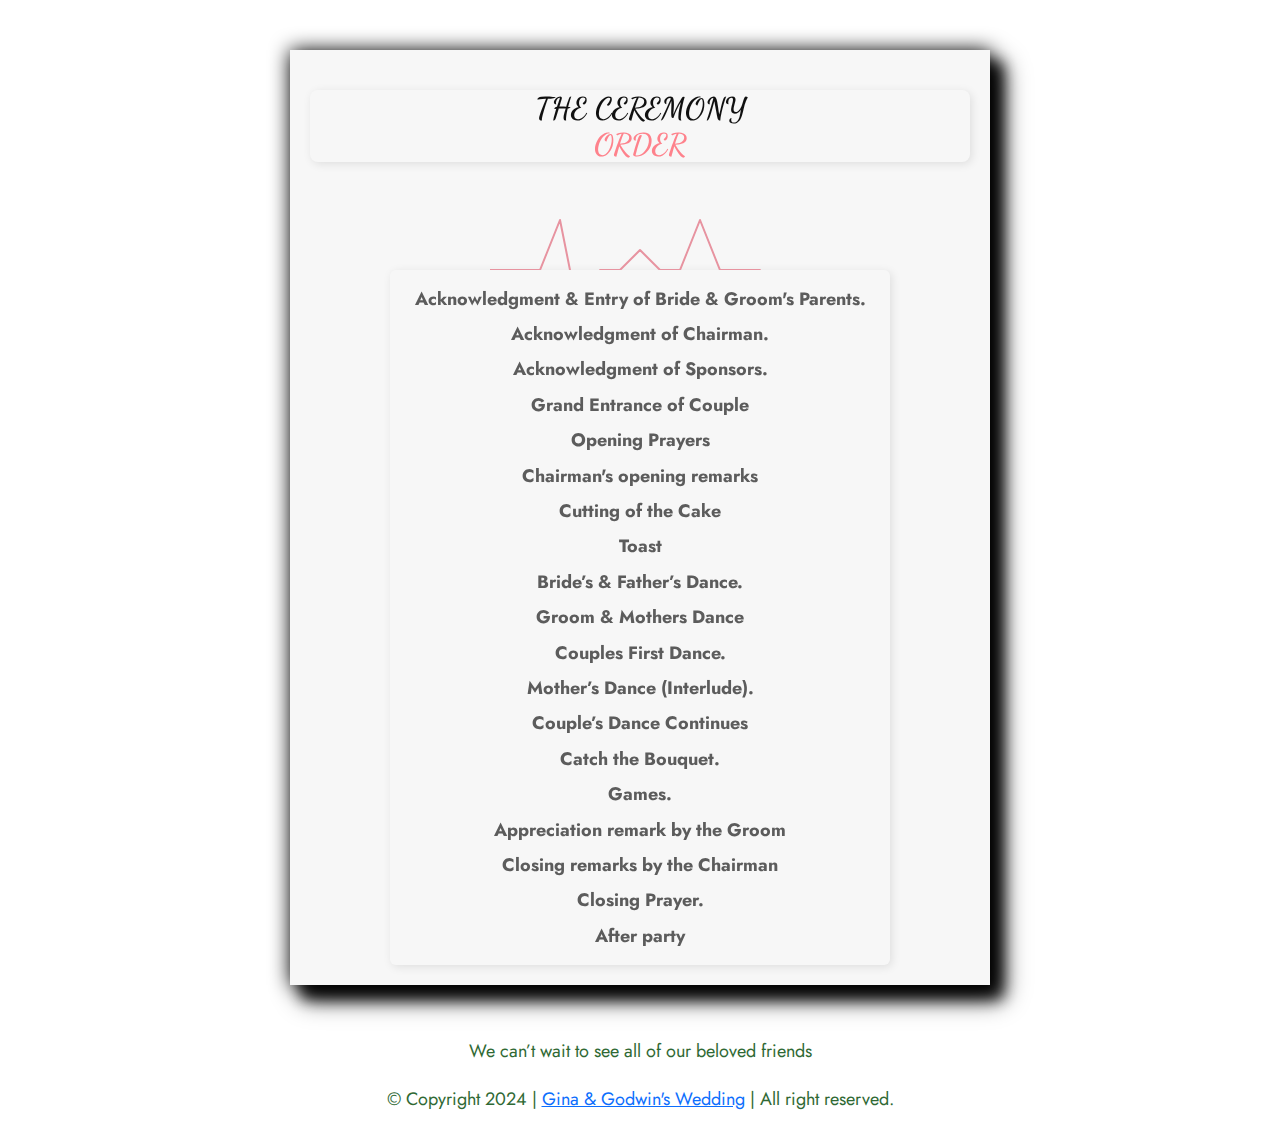
<file: menu.html>
<!DOCTYPE html>
<html lang="en">
<head>
    <meta charset="UTF-8">
    <meta name="viewport" content="width=device-width, initial-scale=1.0">
    <link rel="shortcut icon" type="image/png" href="assets/images/favicon.png">
    <title>Gina & Godwin's Wedding Website</title>

    <link rel="stylesheet" href="assets/css/jquery-ui.css">
    <link rel="stylesheet" href="assets/css/auth-pages.css">
    <link href="assets/css/bootstrap.min.css" rel="stylesheet">
    <link href="assets/css/swiper.min.css" rel="stylesheet">
    <link href="assets/css/magnific-popup.css" rel="stylesheet">
    <link href="assets/css/menu.css" rel="stylesheet">
    
</head>
<body>
    <center>
        <div id="container">
            <!-- <img class="slide" src="assets/images/couple/3.jpg" alt="">
            <img class="slide" src="assets/images/couple/6.jpg" alt="">
            <img class="slide" src="assets/images/couple/3.jpg" alt=""> -->
            <!-- Add more images as needed -->
            <h1 class="title">THE CEREMONY <br><span>ORDER</span></h1>
            
            <svg>
                <g class="draw">
                    <polyline class="polyline" points="0,100 50,100 70,50 90,150 110,100 130,100 150,80 170,100 190,100 210,50 230,100 250,100 270,100 290,150 310,100 330,100 350,50 370,100 390,100 410,50 430,100 450,100 470,100 490,150 510,100 530,100 550,50 570,100 590,100 600,100" />
                </g>
            </svg>
            <!-- <h2>❤️</h2> -->
            <div id="details">
                <b>
                    <p>Acknowledgment & Entry of Bride & Groom's Parents.</p>
                    <p>Acknowledgment of Chairman.</p>
                    <p>Acknowledgment of Sponsors.</p>
                    <p>Grand Entrance of Couple</p>
                    <p>Opening Prayers</p>
                    <p>Chairman's opening remarks</p>
                    <p>Cutting of the Cake</p>
                    <p>Toast</p>
                    <p>Bride’s & Father’s Dance.</p>
                    <p>Groom & Mothers Dance</p>
                    <p>Couples First Dance.</p>
                    <p>Mother’s Dance (Interlude).</p>
                    <p>Couple’s Dance Continues</p>
                    <p>Catch the Bouquet.</p>
                    <p>Games.</p>
                    <p>Appreciation remark by the Groom</p>
                    <p>Closing remarks by the Chairman</p>
                    <p>Closing Prayer.</p>
                    <p>After party</p>
                </b>
                
            </div>
        </div>
    </center>
        <div class="col col-xs-12">
            <p style="color: #2f6934;">We can’t wait to see all of our beloved friends</p>
            <p class="copyright" style="color: #2f6934;"> &copy; Copyright 2024 | <a href="index.html">Gina & Godwin's Wedding</a> | All right
                reserved.</p>
        </div>

    <script src="assets/js/menu.js"></script>
    <script src="assets/js/bootstrap.bundle.min.js"></script>
    <script src="assets/js/jquery.min.js"></script>
    <script src="assets/js/jquery-plugin-collection.js"></script>
    <script src="assets/js/script.js"></script>
</body>
</html>
</file>
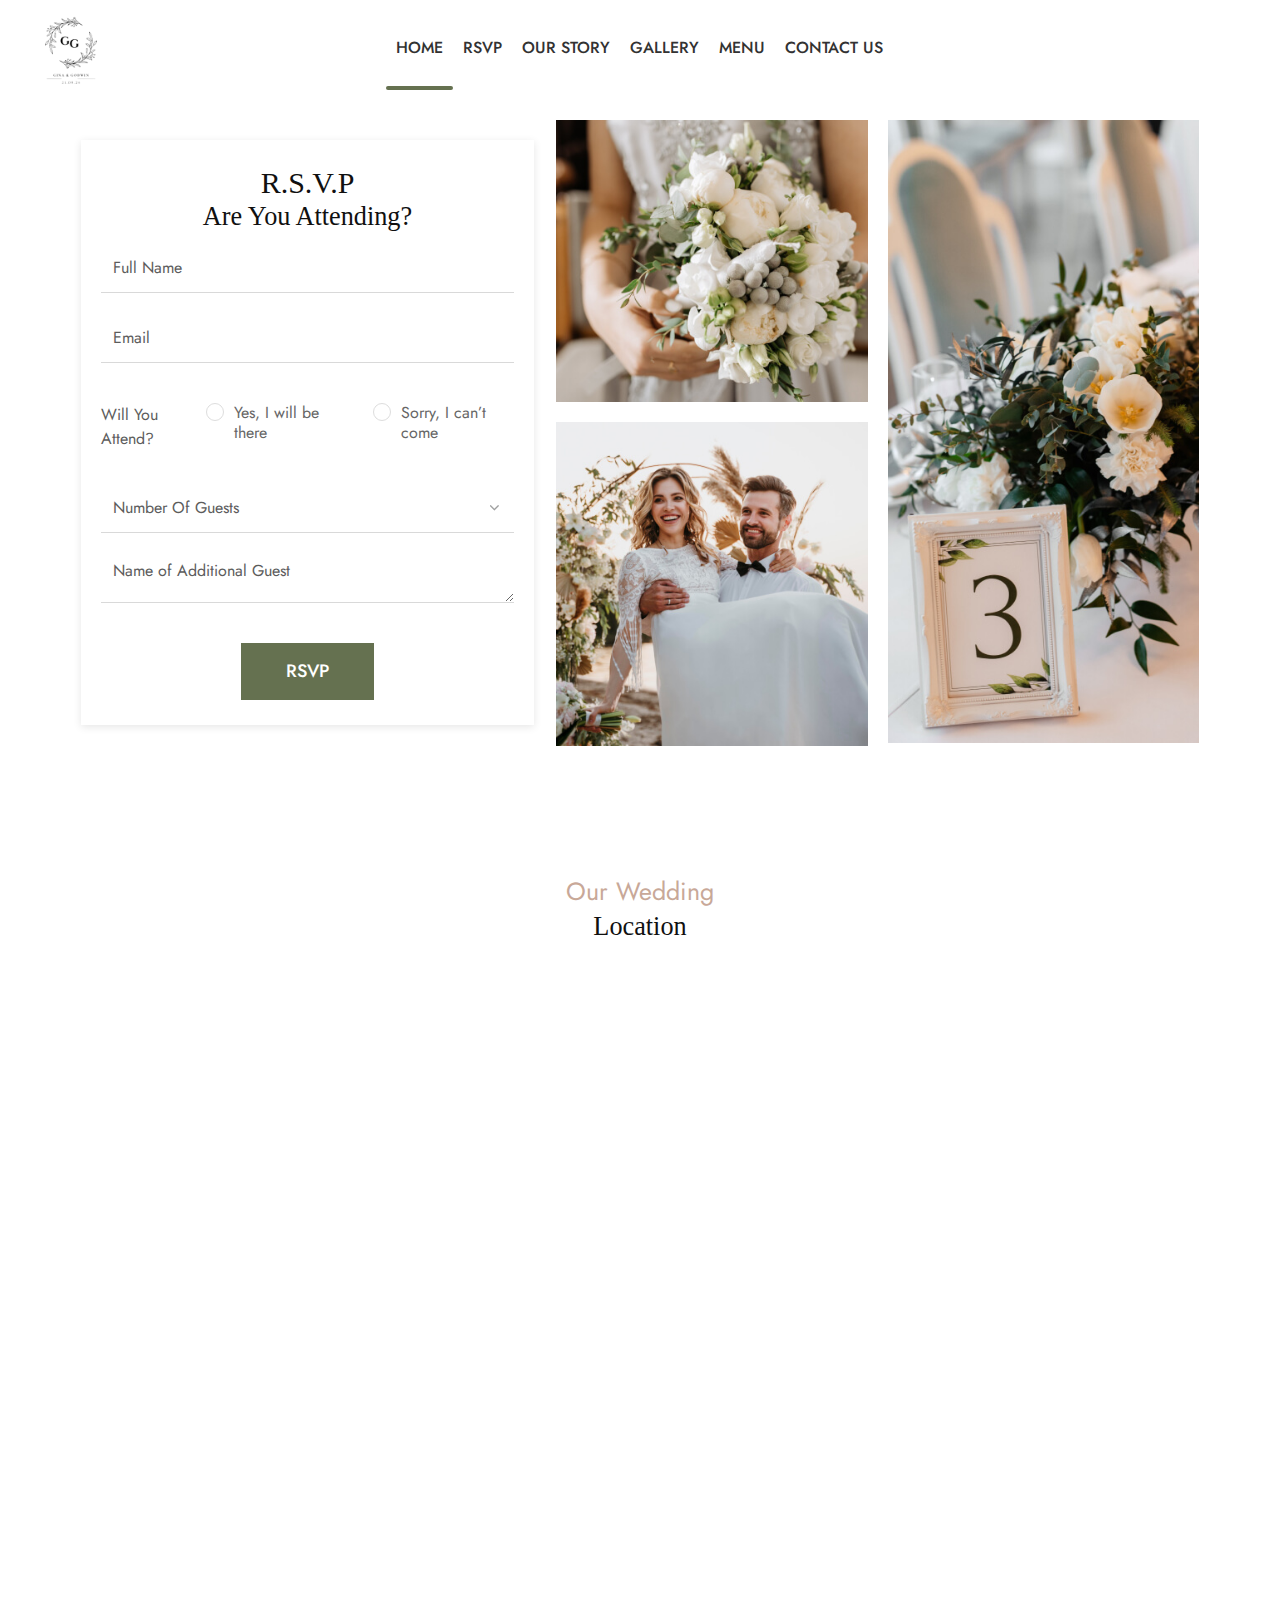
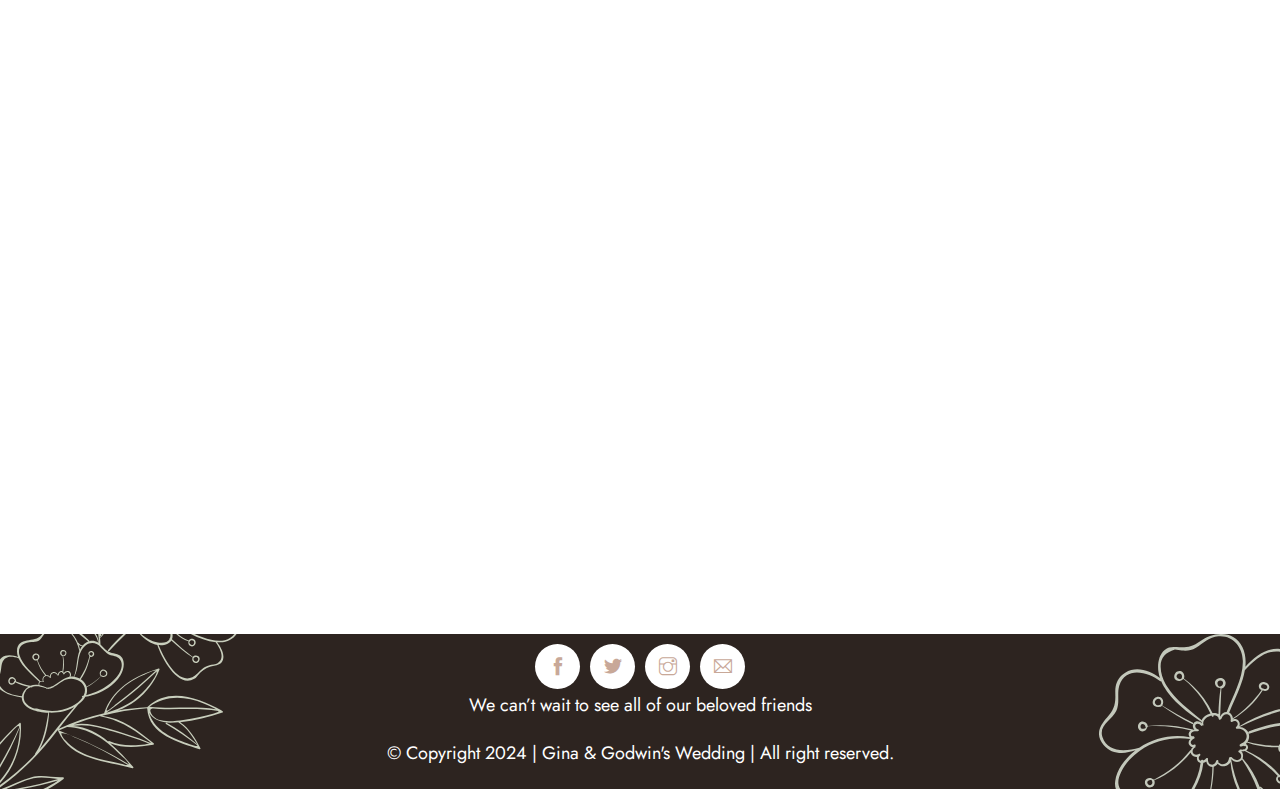
<file: rsvp.html>
<!DOCTYPE html>
<html lang="en">

<head>
    <meta charset="utf-8">
    <meta http-equiv="X-UA-Compatible" content="IE=edge">
    <meta name="viewport" content="width=device-width, initial-scale=1">
    <meta name="author" content="wpOceans">
    <link rel="shortcut icon" type="image/png" href="assets/images/favicon.png">
    <title>Gina & Godwin's Wedding Website</title>
    <link href="assets/css/themify-icons.css" rel="stylesheet">
    <link href="assets/css/font-awesome.min.css" rel="stylesheet">
    <link href="assets/css/flaticon.css" rel="stylesheet">
    <link href="assets/css/bootstrap.min.css" rel="stylesheet">
    <link href="assets/css/animate.css" rel="stylesheet">
    <link href="assets/css/owl.carousel.css" rel="stylesheet">
    <link href="assets/css/owl.theme.css" rel="stylesheet">
    <link href="assets/css/slick.css" rel="stylesheet">
    <link href="assets/css/slick-theme.css" rel="stylesheet">
    <link href="assets/css/swiper.min.css" rel="stylesheet">
    <link href="assets/css/nice-select.css" rel="stylesheet">
    <link href="assets/css/owl.transitions.css" rel="stylesheet">
    <link href="assets/css/magnific-popup.css" rel="stylesheet">
    <link href="assets/css/jquery.fancybox.css" rel="stylesheet">
    <link href="assets/css/odometer-theme-default.css" rel="stylesheet">
    <link href="assets/css/jquery-ui.css" rel="stylesheet">
    <link href="assets/sass/style.css" rel="stylesheet">
</head>

<body>

    <!-- start page-wrapper -->
    <div class="page-wrapper">
        <!-- start preloader -->
        <div class="preloader">
            <div class="vertical-centered-box">
                <div class="content">
                    <div class="loader-circle"></div>
                    <div class="loader-line-mask">
                        <div class="loader-line"></div>
                    </div>
                    <img src="assets/images/preloader.gif" alt="">
                </div>
            </div>
        </div>
        <!-- end preloader -->

       <!-- Start header -->
       <header id="header">
        <div class="wpo-site-header">
            <nav class="navigation navbar navbar-expand-lg navbar-light">
                <div class="container-fluid">
                    <div class="row align-items-center">

                        <div class="col-lg-3 col-md-3 col-3 d-lg-none dl-block">
                            <div class="mobail-menu">
                                <button type="button" class="navbar-toggler open-btn">
                                    <span class="sr-only">Toggle navigation</span>
                                    <span class="icon-bar first-angle"></span>
                                    <span class="icon-bar middle-angle"></span>
                                    <span class="icon-bar last-angle"></span>
                                </button>
                            </div>
                        </div>

                        <div class="col-lg-2 col-md-6 col-6">
                            <div class="navbar-header">
                                <a class="navbar-brand" href="index.html">
                                    <img src="/assets/images/gina.png" alt="Gina & Godwin's Logo" style="width:100px;">
                                </a>
                            </div>
                        </div>
                        <div class="col-lg-8 col-md-2 col-1">
                            <div class="header-right">
                                <div id="navbar" class="collapse navbar-collapse navigation-holder">
                                    <button class="menu-close"><i class="ti-close"></i></button>

                                    <ul class="nav navbar-nav mb-1 mb-lg-1">
                                        <li><a class="active" href="index.html">Home</a></li>
                                        <li><a href="rsvp.html">RSVP</a></li>
                                        <li><a href="story.html">Our Story</a></li>
                                        <li><a href="gallery.html">Gallery</a></li>
                                        <li><a href="menu.html">Menu</a></li>
                                        <li><a href="contact.html">Contact Us</a></li>        
                                    </ul>
                                </div><!-- end of nav-collapse -->
                            </div>  
                        </div>
                    </div>
                </div><!-- end of container -->
            </nav>
        </div>
    </header> <!-- end of header -->
    

    <!-- start of wpo-contact-section -->
    <section class="wpo-contact-section-s3 section-padding pb-2 pt-120" id="rsvp">
        <div class="container">
            <div class="row align-items-center">
                <div class="col col-xl-5 col-lg-5 col-md-12 col-12">
                    <div class="wpo-contact-section-wrapper wow fadeInLeftSlow" data-wow-duration="1700ms">
                        <div class="wpo-contact-form-area">
                            <div class="wpo-section-title">
                                <h2>R.S.V.P</h2><br>
                                <h3>Are You Attending?</h3>
                            </div>
                            <form class="contact-validation-active" id="contact-form-main">
                                <div class="alert alert-success contact__msg" style="display: none;">Reservation Successful.</div>
                                <div class="alert alert-danger contact__msg-fail" style="display: none;">Your Reservation Failed. Please try again.</div>
                                <div>
                                    <input type="text" class="form-control" name="name" placeholder="Full Name" required>
                                </div>
                                <div>
                                    <input type="email" class="form-control" name="email" placeholder="Email" required>
                                </div>
                                <div class="radio-buttons">
                                    <label for="attend_wedding">Will You Attend?</label><br>
                                    <p>
                                        <input type="radio" id="attend" name="attending" value="Yes, I will be there" required>
                                        <label for="attend">Yes, I will be there</label>
                                    </p>
                                    <p>
                                        <input type="radio" id="not" name="attending" value="Sorry, I can’t come" required>
                                        <label for="not">Sorry, I can’t come</label>
                                    </p>
                                </div>
                                <div>
                                    <select name="guest" class="form-control" required>
                                        <option disabled="disabled" selected>Number Of Guests</option>
                                        <option>None</option>
                                        <option>01</option>
                                        <option>02</option>
                                    </select>
                                </div>
                                <div class="form-group">
                                    <textarea name="message" id="message" cols="30" rows="7" class="form-control" placeholder="Name of Additional Guest" required></textarea>
                                </div>
                                <div class="submit-area">
                                    <button type="submit" class="theme-btn">RSVP</button>
                                    <div id="c-loader">
                                        <i class="ti-reload"></i>
                                    </div>
                                </div>
                            </form>
                        </div>
                    </div>
                </div>
                <div class="col col-xl-7 col-lg-7 col-md-12 col-12">
                    <div class="contact-img wow fadeInRightSlow" data-wow-duration="1700ms">
                        <div class="contact-img-left">
                            <img src="assets/images/rsvp/img-1.jpg" alt="">
                            <img src="assets/images/rsvp/img-2.jpg" alt="">
                        </div>
                        <div class="contact-img-right">
                            <img src="assets/images/rsvp/img-3.jpg" alt="">
                        </div>
                    </div>
                </div>
            </div>
        </div>
    </section>
    
    <script src="https://cdn.emailjs.com/dist/email.min.js"></script>
    <script type="text/javascript">
        (function() {
            emailjs.init("db-91tiRtc9jHKt_0"); // Replace with your EmailJS user ID
        })();
        
        document.getElementById('contact-form-main').addEventListener('submit', function(event) {
            event.preventDefault();
    
            // Collect form data
            const name = this.name.value;
            const email = this.email.value;
            const attending = document.querySelector('input[name="attending"]:checked').value;
            const guests = document.querySelector('select[name="guest"]').value;
            const message = this.message.value;
    
            // Send email using EmailJS
            emailjs.send('service_rjb94hk', 'template_xk1n1dj', {
                name: name,
                email: email,
                attending: attending,
                guests: guests,
                message: message
            })
            .then(function(response) {
                // Show success message and hide error message
                document.querySelector('.alert-success').style.display = 'block';
                document.querySelector('.alert-danger').style.display = 'none';
                document.getElementById('contact-form-main').reset();
            }, function(error) {
                // Show error message and hide success message
                document.querySelector('.alert-danger').style.display = 'block';
                document.querySelector('.alert-success').style.display = 'none';
            });
        });
    </script>
    
    <!-- end of wpo-contact-section -->

    <!-- start wpo-event-section -->
    <section class="wpo-event-section-s3 section-padding" id="event">
        <div class="container">
            <div class="wpo-section-title">
                <span>Our Wedding</span>
                <h3>Location</h3>
            </div>
            <div class="wpo-event-wrap">
                <div class="row">
                    <div class="col col-lg-4 col-md-6 col-12">
                        <div class="wpo-event-item wow fadeInUp" data-wow-duration="1000ms">
                            <div class="wpo-event-img">
                                <div class="wpo-event-img-inner">
                                    <img src="assets/images/event/7.jpg" alt="">
                                </div>
                            </div>
                            <div class="wpo-event-text">
                                <div class="title">
                                    <h2>The Church</h2>
                                </div>
                                <ul>
                                    <li> 12:30 PM – 2:00 PM</li>
                                    <li>St. Leo's Catholic Church, Ikeja.</li>
                                    <li> <a class="popup-gmaps"
                                        href="https://www.google.com/maps/embed?pb=!1m18!1m12!1m3!1d3963.4013718198644!2d3.3487873741326446!3d6.596936622307372!2m3!1f0!2f0!3f0!3m2!1i1024!2i768!4f13.1!3m3!1m2!1s0x103b9343f66dc4ed%3A0x73818b1130a6db96!2sSt.%20Leo&#39;s%20Catholic%20church!5e0!3m2!1sen!2sng!4v1719768794507!5m2!1sen!2sng">See
                                        Location</a></li>
                                </ul>
                            </div>
                        </div>
                    </div>
                    <div class="col col-lg-4 col-md-6 col-12">
                        <div class="wpo-event-item wow fadeInUp" data-wow-duration="1200ms">
                            <div class="wpo-event-img">
                                <div class="wpo-event-img-inner">
                                    <img src="assets/images/event/8.jpg" alt="">
                                </div>
                            </div>
                            <div class="wpo-event-text">
                                <div class="title">
                                    <h2>The Reception</h2>
                                </div>
                                <ul>
                                    <li> 2:00 PM – 7:00 PM</li>
                                    <li>Pleasant Event Center, Ikeja.</li>
                                    <li> <a class="popup-gmaps"
                                            href="https://www.google.com/maps/embed?pb=!1m18!1m12!1m3!1d3963.3535758710655!2d3.3377276741326765!3d6.602908422237228!2m3!1f0!2f0!3f0!3m2!1i1024!2i768!4f13.1!3m3!1m2!1s0x103b93e97095d7b1%3A0x7e4717bc79dccd3c!2sPleasant%20Event%20Center!5e0!3m2!1sen!2sng!4v1719768915067!5m2!1sen!2sng">See
                                            Location</a></li>
                                </ul>
                            </div>
                        </div>
                    </div>
                    <div class="col col-lg-4 col-md-6 col-12">
                        <div class="wpo-event-item wow fadeInUp" data-wow-duration="1400ms">
                            <div class="wpo-event-img">
                                <div class="wpo-event-img-inner">
                                    <img src="assets/images/event/9.jpg" alt="">
                                </div>
                            </div>
                            <div class="wpo-event-text">
                                <div class="title">
                                    <h2>After Party</h2>
                                </div>
                                <ul>
                                    <li> 7:00 PM – 10:00 PM</li>
                                    <li>Pleasant Event Center, Ikeja.</li>
                                    <li> <a class="popup-gmaps"
                                            href="https://www.google.com/maps/embed?pb=!1m18!1m12!1m3!1d3963.3535758710655!2d3.3377276741326765!3d6.602908422237228!2m3!1f0!2f0!3f0!3m2!1i1024!2i768!4f13.1!3m3!1m2!1s0x103b93e97095d7b1%3A0x7e4717bc79dccd3c!2sPleasant%20Event%20Center!5e0!3m2!1sen!2sng!4v1719768915067!5m2!1sen!2sng">See
                                            Location</a></li>
                                </ul>
                            </div>
                        </div>
                    </div>
                </div>
            </div>

        </div> <!-- end container -->
    </section>
    <!-- end wpo-event-section -->

    <!--  start wpo-contact-map -->
    <section class="wpo-contact-map-section">
        <h2 class="hidden">Contact map</h2>
        <div class="wpo-contact-map">
            <iframe
                src="https://www.google.com/maps/embed?pb=!1m18!1m12!1m3!1d3963.4013718198644!2d3.3487873741326446!3d6.596936622307372!2m3!1f0!2f0!3f0!3m2!1i1024!2i768!4f13.1!3m3!1m2!1s0x103b9343f66dc4ed%3A0x73818b1130a6db96!2sSt.%20Leo&#39;s%20Catholic%20church!5e0!3m2!1sen!2sng!4v1719768794507!5m2!1sen!2sng"
                allowfullscreen></iframe>
        </div>
    </section>
    <!-- end wpo-contact-map -->

    <br>
    <footer class="wpo-site-footer-s2">
        <div class="wpo-lower-footer">
            <div class="container">
                <div class="row">
                    <center>

                        <div class="widget about-widget">
                            <ul>
                                <li>
                                    <a href="#">
                                        <i class="ti-facebook"></i>
                                    </a>
                                </li>
                                <li>
                                    <a href="#">
                                        <i class="ti-twitter-alt"></i>
                                    </a>
                                </li>
                                <li>
                                    <a href="#">
                                        <i class="ti-instagram"></i>
                                    </a>
                                </li>
                                <li>
                                    <a href="#">
                                        <i class="ti-email"></i>
                                    </a>
                                </li>
                            </ul>
                        </div>
                        <div class="col col-xs-12">
                            <p>We can’t wait to see all of our beloved friends</p>
                            <p class="copyright"> &copy; Copyright 2024 | <a href="index.html">Gina & Godwin's Wedding</a> | All right
                                reserved.</p>
                        </div>
                    </center>

                </div>
                </div>
            </div>
            <div class="ft-shape-1">
                <img src="assets/images/footer-shape-1.svg" alt="">
            </div>
            <div class="ft-shape-2">
                <img src="assets/images/footer-shape-2.svg" alt="">
            </div>
    </footer>
    <!-- end of wpo-site-footer-section -->

    <!-- end of page-wrapper -->

    <script src="assets/js/jquery.min.js"></script>
    <script src="assets/js/bootstrap.bundle.min.js"></script>
    <script src="assets/js/modernizr.custom.js"></script>
    <script src="assets/js/jquery-plugin-collection.js"></script>
    <script src="assets/js/script.js"></script>
</body>
</html>
</file>
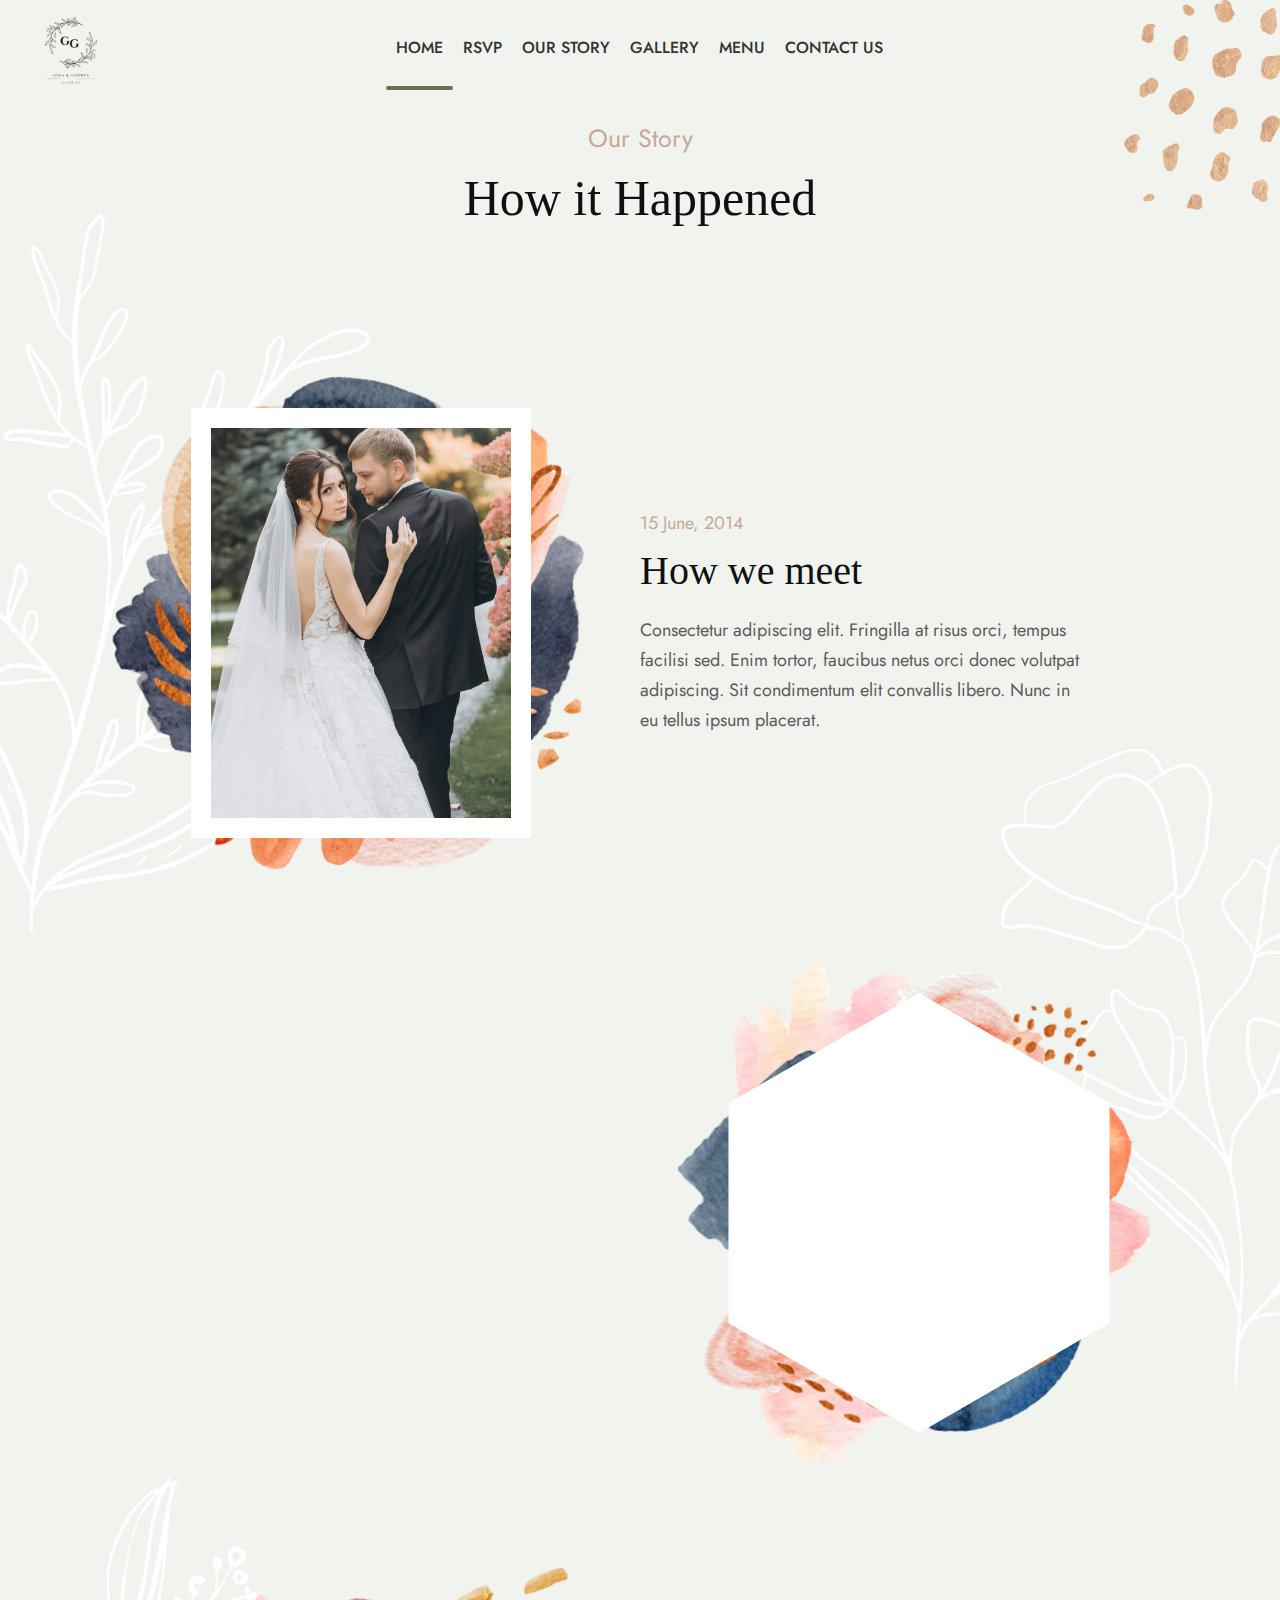
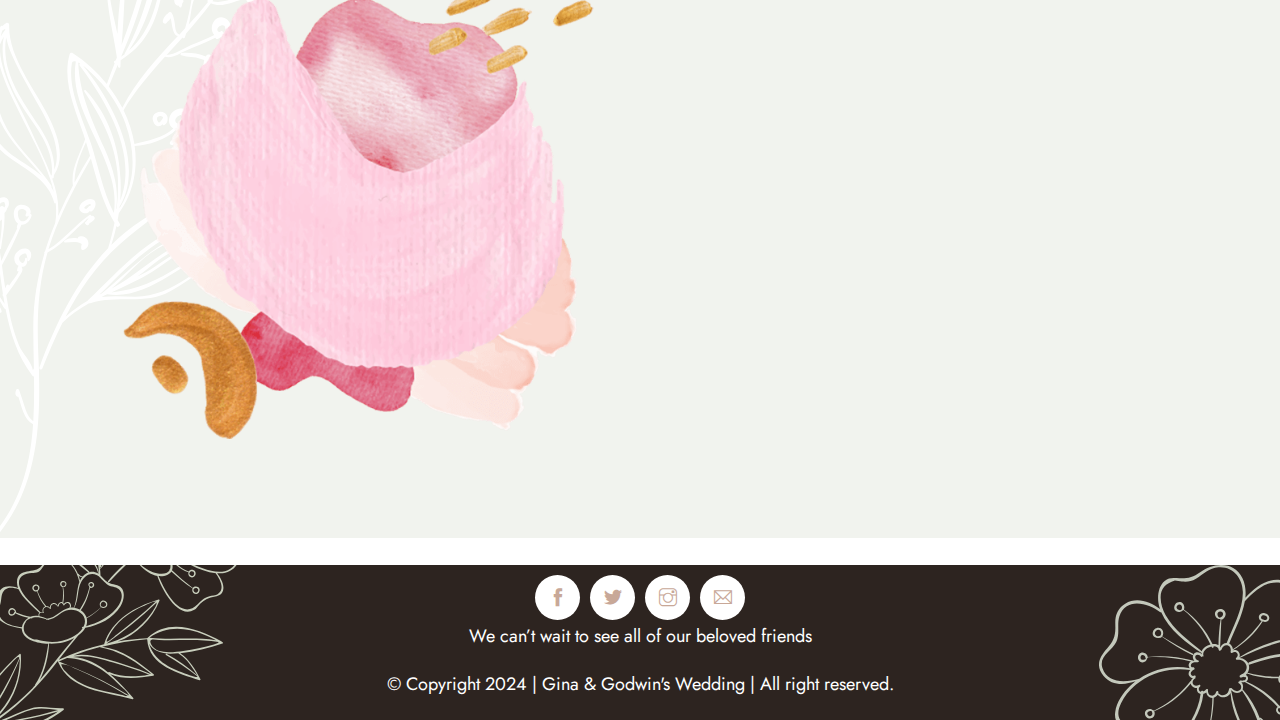
<file: story.html>
<!DOCTYPE html>
<html lang="en">


<!-- Mirrored from wpocean.com/html/tf/habibi/story.html by HTTrack Website Copier/3.x [XR&CO'2014], Fri, 14 Jun 2024 11:24:48 GMT -->
<head>
    <meta charset="utf-8">
    <meta http-equiv="X-UA-Compatible" content="IE=edge">
    <meta name="viewport" content="width=device-width, initial-scale=1">
    <meta name="author" content="wpOceans">
    <link rel="shortcut icon" type="image/png" href="assets/images/favicon.png">
    <title>Gina & Godwin's Wedding Website</title>
    <link href="assets/css/themify-icons.css" rel="stylesheet">
    <link href="assets/css/font-awesome.min.css" rel="stylesheet">
    <link href="assets/css/flaticon.css" rel="stylesheet">
    <link href="assets/css/bootstrap.min.css" rel="stylesheet">
    <link href="assets/css/animate.css" rel="stylesheet">
    <link href="assets/css/owl.carousel.css" rel="stylesheet">
    <link href="assets/css/owl.theme.css" rel="stylesheet">
    <link href="assets/css/slick.css" rel="stylesheet">
    <link href="assets/css/slick-theme.css" rel="stylesheet">
    <link href="assets/css/swiper.min.css" rel="stylesheet">
    <link href="assets/css/nice-select.css" rel="stylesheet">
    <link href="assets/css/owl.transitions.css" rel="stylesheet">
    <link href="assets/css/jquery.fancybox.css" rel="stylesheet">
    <link href="assets/css/odometer-theme-default.css" rel="stylesheet">
    <link href="assets/css/jquery-ui.css" rel="stylesheet">
    <link href="assets/sass/style.css" rel="stylesheet">
</head>

<body>

    <!-- start page-wrapper -->
    <div class="page-wrapper">
        <!-- start preloader -->
        <div class="preloader">
            <div class="vertical-centered-box">
                <div class="content">
                    <div class="loader-circle"></div>
                    <div class="loader-line-mask">
                        <div class="loader-line"></div>
                    </div>
                    <img src="assets/images/preloader.gif" alt="">
                </div>
            </div>
        </div>
        <!-- end preloader -->

        <!-- Start header -->
        <header id="header">
            <div class="wpo-site-header">
                <nav class="navigation navbar navbar-expand-lg navbar-light">
                    <div class="container-fluid">
                        <div class="row align-items-center">

                            <div class="col-lg-3 col-md-3 col-3 d-lg-none dl-block">
                                <div class="mobail-menu">
                                    <button type="button" class="navbar-toggler open-btn">
                                        <span class="sr-only">Toggle navigation</span>
                                        <span class="icon-bar first-angle"></span>
                                        <span class="icon-bar middle-angle"></span>
                                        <span class="icon-bar last-angle"></span>
                                    </button>
                                </div>
                            </div>

                            <div class="col-lg-2 col-md-6 col-6">
                                <div class="navbar-header">
                                    <a class="navbar-brand" href="index.html">
                                        <img src="/assets/images/gina.png" alt="Gina & Godwin's Logo" style="width:100px;">
                                    </a>
                                </div>
                            </div>
                            <div class="col-lg-8 col-md-2 col-1">
                                <div class="header-right">
                                    <div id="navbar" class="collapse navbar-collapse navigation-holder">
                                        <button class="menu-close"><i class="ti-close"></i></button>
    
                                        <ul class="nav navbar-nav mb-1 mb-lg-1">
                                            <li><a class="active" href="index.html">Home</a></li>
                                            <li><a href="rsvp.html">RSVP</a></li>
                                            <li><a href="story.html">Our Story</a></li>
                                            <li><a href="gallery.html">Gallery</a></li>
                                            <li><a href="menu.html">Menu</a></li>
                                            <li><a href="contact.html">Contact Us</a></li>        
                                        </ul>
                                    </div><!-- end of nav-collapse -->
                                </div>  
                            </div>
                        </div>
                    </div><!-- end of container -->
                </nav>
            </div>
        </header> <!-- end of header -->

        <!-- start wpo-story-section -->
        <section class="wpo-story-section section-padding" id="story">
            <div class="container">
                <div class="wpo-section-title">
                    <span>Our Story</span>
                    <h2>How it Happened</h2>
                </div>
                <div class="wpo-story-wrap">
                    <div class="wpo-story-item">
                        <div class="wpo-story-img-wrap">
                            <div class="wpo-story-img wow zoomIn" data-wow-duration="1000ms">
                                <img src="assets/images/story/1.jpg" alt="">
                            </div>
                            <div class="wpo-img-shape">
                                <img src="assets/images/story/shape.png" alt="">
                            </div>
                        </div>
                        <div class="wpo-story-content">
                            <div class="wpo-story-content-inner wow fadeInRightSlow" data-wow-duration="1700ms">
                                <span>15 June, 2014</span>
                                <h2>How we meet</h2>
                                <p>Consectetur adipiscing elit. Fringilla at risus orci, tempus facilisi sed. Enim
                                    tortor, faucibus netus orci donec volutpat adipiscing. Sit condimentum elit
                                    convallis libero. Nunc in eu tellus ipsum placerat.</p>
                            </div>
                        </div>
                    </div>
                    <div class="wpo-story-item">
                        <div class="wpo-story-img-wrap">
                            <div class="wpo-story-img wow zoomIn" data-wow-duration="1000ms">
                                <img src="assets/images/story/2.jpg" alt="">
                            </div>
                            <div class="clip-shape">
                                <svg viewBox="0 0 382 440" fill="none" xmlns="http://www.w3.org/2000/svg">
                                    <path d="M191 0L381.526 110V330L191 440L0.474411 330V110L191 0Z" />
                                </svg>
                            </div>
                            <div class="wpo-img-shape">
                                <img src="assets/images/story/shape2.png" alt="">
                            </div>
                        </div>
                        <div class="wpo-story-content">
                            <div class="wpo-story-content-inner wow fadeInLeftSlow" data-wow-duration="1700ms">
                                <span>02 Nov, 2020</span>
                                <h2>He proposed, I said yes</h2>
                                <p>Consectetur adipiscing elit. Fringilla at risus orci, tempus facilisi sed. Enim
                                    tortor, faucibus netus orci donec volutpat adipiscing. Sit condimentum elit
                                    convallis libero. Nunc in eu tellus ipsum placerat.</p>
                            </div>
                        </div>
                    </div>
                    <div class="wpo-story-item">
                        <div class="wpo-story-img-wrap">
                            <div class="wpo-story-img wow zoomIn" data-wow-duration="1000ms">
                                <img src="assets/images/story/3.jpg" alt="">
                            </div>
                            <div class="wpo-img-shape">
                                <img src="assets/images/story/shape3.png" alt="">
                            </div>
                        </div>
                        <div class="wpo-story-content">
                            <div class="wpo-story-content-inner wow fadeInRightSlow" data-wow-duration="1700ms">
                                <span>15 Apr, 2021</span>
                                <h2>Our Engagement Day</h2>
                                <p>Consectetur adipiscing elit. Fringilla at risus orci, tempus facilisi sed. Enim
                                    tortor, faucibus netus orci donec volutpat adipiscing. Sit condimentum elit
                                    convallis libero. Nunc in eu tellus ipsum placerat.</p>
                            </div>
                        </div>
                    </div>
                </div>
            </div> <!-- end container -->
            <div class="flower-shape-1">
                <img src="assets/images/story/flower-shape1.svg" alt="">
            </div>
            <div class="flower-shape-2">
                <img src="assets/images/story/flower-shape2.svg" alt="">
            </div>
            <div class="flower-shape-3">
                <img src="assets/images/story/flower-shape3.svg" alt="">
            </div>
            <div class="flower-shape-4">
                <img src="assets/images/story/flower-shape4.svg" alt="">
            </div>
        </section>
        <!-- end story-section -->

        <br>
        <!-- start of wpo-site-footer-section -->
        <footer class="wpo-site-footer-s2">
            <div class="wpo-lower-footer">
                <div class="container">
                    <div class="row">
                        <center>

                            <div class="widget about-widget">
                                <ul>
                                    <li>
                                        <a href="#">
                                            <i class="ti-facebook"></i>
                                        </a>
                                    </li>
                                    <li>
                                        <a href="#">
                                            <i class="ti-twitter-alt"></i>
                                        </a>
                                    </li>
                                    <li>
                                        <a href="#">
                                            <i class="ti-instagram"></i>
                                        </a>
                                    </li>
                                    <li>
                                        <a href="#">
                                            <i class="ti-email"></i>
                                        </a>
                                    </li>
                                </ul>
                            </div>
                            <div class="col col-xs-12">
                                <p>We can’t wait to see all of our beloved friends</p>
                                <p class="copyright"> &copy; Copyright 2024 | <a href="index.html">Gina & Godwin's Wedding</a> | All right
                                    reserved.</p>
                            </div>
                        </center>

                    </div>
                </div>
            </div>
            <div class="ft-shape-1">
                <img src="assets/images/footer-shape-1.svg" alt="">
            </div>
            <div class="ft-shape-2">
                <img src="assets/images/footer-shape-2.svg" alt="">
            </div>
        </footer>
        <!-- end of wpo-site-footer-section -->
       
    </div>
    <!-- end of page-wrapper -->
    
    <script src="assets/js/jquery.min.js"></script>
    <script src="assets/js/bootstrap.bundle.min.js"></script>
    <script src="assets/js/modernizr.custom.js"></script>
    <script src="assets/js/jquery-plugin-collection.js"></script>
    <script src="assets/js/script.js"></script>
</body>
</html>
</file>
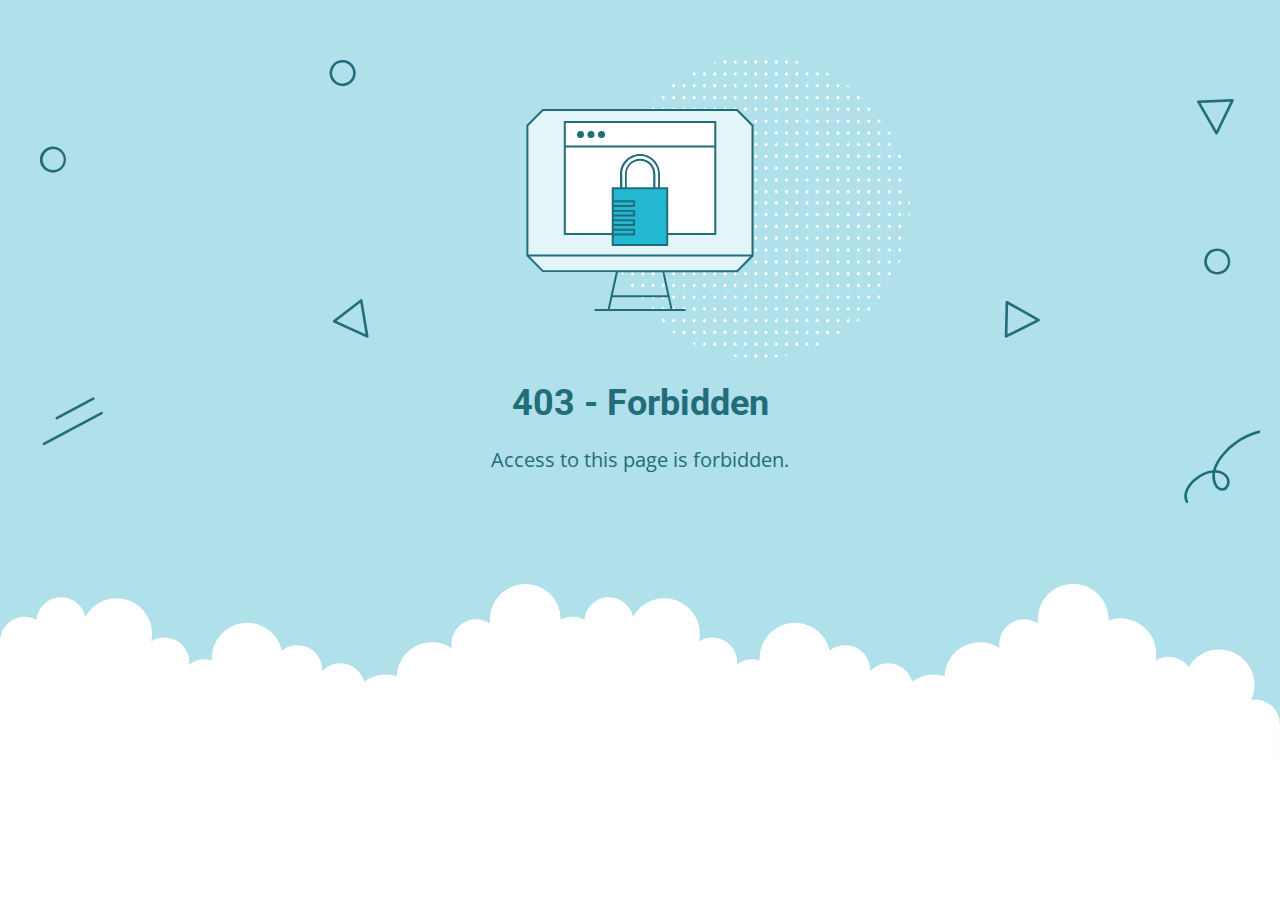
<file: assets/css/owl.video.play.html>
<!DOCTYPE html>
<html lang="en">
<head>
    <meta charset="utf-8" />
    <meta name="viewport" content="width=device-width, initial-scale=1.0">
    <meta http-equiv="cache-control" content="no-store,max-age=0" />
    <meta name="robots" content="noindex" />
    <title>403 - Forbidden</title>
    <link href="https://fonts.googleapis.com/css?family=Open+Sans:400,700%7CRoboto:400,700" rel="stylesheet">
<style>
    * {
        box-sizing: border-box;
        -moz-box-sizing: border-box;
        -webkit-tap-highlight-color: transparent;
    }
    body {
        margin: 0;
        padding: 0;
        height: 100%;
        -webkit-text-size-adjust: 100%;
    }
    .fit-wide {
        position: relative;
        overflow: hidden;
        max-width: 1240px;
        margin: 0 auto;
        padding-top: 60px;
        padding-bottom: 60px;
        padding-left: 20px;
        padding-right: 20px;
    }
    .background-wrap { position: relative; }
    .background-wrap.cloud-blue { background-color: #b0e0e9; }
    .background-wrap.white { background-color: #fff; }
    .title { 
        position: relative; 
        text-align: center;
        margin: 20px auto 10px;
    }
    .title--regular { font-family: 'Roboto', Arial, sans-serif; }
    .title--size-large { font-size: 36px; line-height: 46px; }
    .title--size-semimedium { font-size: 20px; line-height: 28px; }
    .title--weight-normal { font-weight: 400; }
    .title--weight-bold { font-weight: 700; }
    .title--subtitle { 
        padding-bottom: 40px; 
        font-family: 'Open Sans', Arial ,sans-serif; 
        text-align: center;
    }
    .error h1,
    .error p { color: #226d7a; }
    .error--bg__cover {
        position: absolute;
        width: 100%;
    }
    .error--shape__clouds svg {
        display: block;
    }
    .abstract-half-dot--circle {
        z-index: 0;
        position: absolute;
        left: 15em;
        right: 0;
        width: 300px;
        height: 300px;
        margin: 0 auto;
    }
    .icon-graphic {
        z-index: 1;
        position: relative;
        width: 300px;
        height: 300px;
        margin: 0 auto;
    }
    @media screen and (max-width: 767px) {
        .error--bg__cover { display: none; }
        .abstract-half-dot--circle { left: 0; }
    }
</style>
</head>
<body>
    <div id="container">
        <section class="error content background-wrap cloud-blue">
            <div class="fit-wide">
                <div class="error--bg__cover">
                    <svg id="bb70dc41-31d3-430f-a666-fda9b093edf1" data-name="Layer 1" xmlns="http://www.w3.org/2000/svg" viewBox="0 0 948.879 339.018"><title>bg_error_lines</title><path d="M231.605,20a9.971,9.971,0,0,1-7.251-3.106h0A10.012,10.012,0,1,1,231.605,20ZM231.6,2a8,8,0,0,0-5.8,13.507h0A8,8,0,1,0,231.6,2Z" transform="translate(0 -0.005)" fill="#226d7a"/><path d="M10.006,86.2l-.26,0a10.02,10.02,0,1,1,.26,0Zm-.011-18a8.037,8.037,0,1,0,.208,0C10.134,68.2,10.064,68.2,9.995,68.2Z" transform="translate(0 -0.005)" fill="#226d7a"/><path d="M901.007,164.2q-.13,0-.261,0a10.019,10.019,0,1,1,.261,0Zm-.012-18a8,8,0,0,0-5.794,13.511h0a8,8,0,1,0,6-13.508C901.134,146.2,901.064,146.2,901,146.2Z" transform="translate(0 -0.005)" fill="#226d7a"/><path d="M250.416,212.509a1.014,1.014,0,0,1-.417-.091L224.634,200.8a1,1,0,0,1-.191-1.7L245.2,183.2a1,1,0,0,1,1.594.629l4.607,27.517a1,1,0,0,1-.986,1.165Zm-23.437-12.836,22.139,10.141L245.1,185.8Z" transform="translate(0 -0.005)" fill="#226d7a"/><path d="M739.316,212.525a1,1,0,0,1-1-1.021l.571-26.14a1,1,0,0,1,1.487-.851L764.73,198.12a1,1,0,0,1-.038,1.767l-24.926,12.532A1,1,0,0,1,739.316,212.525Zm1.535-25.456-.5,22.817,21.756-10.94Z" transform="translate(0 -0.005)" fill="#226d7a"/><path d="M900.389,57.039a1,1,0,0,1-.866-.5l-14-24.135a1,1,0,0,1,.827-1.5l26.128-.989a1.02,1.02,0,0,1,.875.452,1,1,0,0,1,.064.982L901.289,56.474a1,1,0,0,1-.862.565Zm-12.3-24.2,12.216,21.066L910.9,31.977Z" transform="translate(0 -0.005)" fill="#226d7a"/><path d="M12.87,275.027a1,1,0,0,1-.473-1.882l27.929-14.914A1,1,0,1,1,41.269,260L13.34,274.909A1,1,0,0,1,12.87,275.027Z" transform="translate(0 -0.005)" fill="#226d7a"/><path d="M3.022,294.787A1,1,0,0,1,2.55,292.9L46.7,269.328a1,1,0,0,1,.942,1.764L3.492,294.669A1,1,0,0,1,3.022,294.787Z" transform="translate(0 -0.005)" fill="#226d7a"/><path d="M877.689,339.023a1,1,0,0,1-.883-.529c-3.192-5.987.77-13.269,6.112-17.829,4.788-4.086,9.927-6.423,14.763-6.767,1.568-6.323,5.923-11.65,8.308-14.2,11.746-12.542,27.445-18.876,42.022-16.939a1,1,0,1,1-.264,1.982c-13.92-1.85-28.991,4.25-40.3,16.324-2.183,2.332-6.145,7.152-7.7,12.808.331.016.66.043.987.079,3.41.379,7.617,2.214,9.193,6.228a7.691,7.691,0,0,1-.846,6.881,5.421,5.421,0,0,1-4.372,2.574h-.086c-3.283,0-5.743-3.046-6.731-6.089a16.766,16.766,0,0,1-.613-7.609c-4.252.444-8.785,2.594-13.065,6.246-4.58,3.91-8.3,10.386-5.646,15.367a1,1,0,0,1-.882,1.47Zm21.626-23.164a14.936,14.936,0,0,0,.482,7.073c.744,2.291,2.555,4.725,4.883,4.7a3.488,3.488,0,0,0,2.742-1.687,5.715,5.715,0,0,0,.646-5.038c-1.251-3.185-4.721-4.655-7.551-4.97Q899.921,315.876,899.315,315.859Z" transform="translate(0 -0.005)" fill="#1e6d7a"/></svg>
                </div>
                <div>
                    <div class="abstract-half-dot--circle">
                        <svg id="a57f7293-9654-4013-9c82-7cad22fc3689" data-name="Layer 1" xmlns="http://www.w3.org/2000/svg" viewBox="0 0 300 298.181"><title>circle_dots</title><polygon points="145.742 133.848 147.581 131.734 145.742 129.621 143.904 131.734 145.742 133.848" fill="#fff"/><polygon points="145.742 122.041 147.581 119.928 145.742 117.814 143.904 119.928 145.742 122.041" fill="#fff"/><polygon points="145.742 110.235 147.581 108.122 145.742 106.008 143.904 108.122 145.742 110.235" fill="#fff"/><polygon points="145.742 98.429 147.581 96.316 145.742 94.202 143.904 96.316 145.742 98.429" fill="#fff"/><polygon points="145.742 86.624 147.581 84.51 145.742 82.396 143.904 84.51 145.742 86.624" fill="#fff"/><polygon points="156.015 129.621 154.177 131.734 156.015 133.848 157.854 131.734 156.015 129.621" fill="#fff"/><polygon points="156.015 117.814 154.177 119.928 156.015 122.041 157.854 119.928 156.015 117.814" fill="#fff"/><polygon points="156.015 106.008 154.177 108.122 156.015 110.235 157.854 108.122 156.015 106.008" fill="#fff"/><polygon points="156.015 94.202 154.177 96.316 156.015 98.429 157.854 96.316 156.015 94.202" fill="#fff"/><polygon points="156.015 82.396 154.177 84.51 156.015 86.624 157.854 84.51 156.015 82.396" fill="#fff"/><polygon points="166.288 129.621 164.45 131.734 166.288 133.848 168.13 131.734 166.288 129.621" fill="#fff"/><polygon points="166.288 117.814 164.45 119.928 166.288 122.041 168.13 119.928 166.288 117.814" fill="#fff"/><polygon points="166.288 106.008 164.45 108.122 166.288 110.235 168.13 108.122 166.288 106.008" fill="#fff"/><polygon points="166.288 94.202 164.45 96.316 166.288 98.429 168.13 96.316 166.288 94.202" fill="#fff"/><polygon points="168.128 84.51 166.288 82.396 164.45 84.51 166.288 86.624 168.128 84.51" fill="#fff"/><polygon points="176.563 129.621 174.724 131.734 176.563 133.848 178.401 131.734 176.563 129.621" fill="#fff"/><polygon points="176.563 117.814 174.724 119.928 176.563 122.041 178.401 119.928 176.563 117.814" fill="#fff"/><polygon points="176.563 106.008 174.724 108.122 176.563 110.235 178.401 108.122 176.563 106.008" fill="#fff"/><polygon points="176.563 94.202 174.724 96.316 176.563 98.429 178.401 96.316 176.563 94.202" fill="#fff"/><polygon points="176.563 82.396 174.724 84.51 176.563 86.624 178.401 84.51 176.563 82.396" fill="#fff"/><polygon points="186.835 129.621 184.997 131.734 186.835 133.848 188.674 131.734 186.835 129.621" fill="#fff"/><polygon points="186.835 117.814 184.997 119.928 186.835 122.041 188.674 119.928 186.835 117.814" fill="#fff"/><polygon points="186.835 106.008 184.997 108.122 186.835 110.235 188.674 108.122 186.835 106.008" fill="#fff"/><polygon points="186.835 94.202 184.997 96.316 186.835 98.429 188.674 96.316 186.835 94.202" fill="#fff"/><polygon points="186.835 82.396 184.997 84.51 186.835 86.624 188.674 84.51 186.835 82.396" fill="#fff"/><polygon points="197.11 129.621 195.268 131.734 197.11 133.848 198.948 131.734 197.11 129.621" fill="#fff"/><polygon points="197.11 117.814 195.268 119.928 197.11 122.041 198.948 119.928 197.11 117.814" fill="#fff"/><polygon points="197.11 106.008 195.268 108.122 197.11 110.235 198.948 108.122 197.11 106.008" fill="#fff"/><polygon points="197.11 94.202 195.268 96.316 197.11 98.429 198.948 96.316 197.11 94.202" fill="#fff"/><polygon points="197.11 82.396 195.27 84.51 197.11 86.624 198.948 84.51 197.11 82.396" fill="#fff"/><polygon points="207.383 129.621 205.545 131.734 207.383 133.848 209.221 131.734 207.383 129.621" fill="#fff"/><polygon points="207.383 117.814 205.545 119.928 207.383 122.041 209.221 119.928 207.383 117.814" fill="#fff"/><polygon points="207.383 106.008 205.545 108.122 207.383 110.235 209.221 108.122 207.383 106.008" fill="#fff"/><polygon points="207.383 94.202 205.545 96.316 207.383 98.429 209.221 96.316 207.383 94.202" fill="#fff"/><polygon points="207.383 82.396 205.545 84.51 207.383 86.624 209.221 84.51 207.383 82.396" fill="#fff"/><polygon points="217.656 129.621 215.817 131.734 217.656 133.848 219.497 131.734 217.656 129.621" fill="#fff"/><polygon points="217.656 117.814 215.817 119.928 217.656 122.041 219.497 119.928 217.656 117.814" fill="#fff"/><polygon points="217.656 106.008 215.817 108.122 217.656 110.235 219.497 108.122 217.656 106.008" fill="#fff"/><polygon points="217.656 94.202 215.817 96.316 217.656 98.429 219.497 96.316 217.656 94.202" fill="#fff"/><polygon points="219.496 84.51 217.656 82.396 215.817 84.51 217.656 86.624 219.496 84.51" fill="#fff"/><polygon points="227.93 129.621 226.092 131.734 227.93 133.848 229.769 131.734 227.93 129.621" fill="#fff"/><polygon points="227.93 117.814 226.092 119.928 227.93 122.041 229.769 119.928 227.93 117.814" fill="#fff"/><polygon points="227.93 106.008 226.092 108.122 227.93 110.235 229.769 108.122 227.93 106.008" fill="#fff"/><polygon points="227.93 94.202 226.092 96.316 227.93 98.429 229.769 96.316 227.93 94.202" fill="#fff"/><polygon points="227.93 82.396 226.092 84.51 227.93 86.624 229.769 84.51 227.93 82.396" fill="#fff"/><polygon points="238.203 129.621 236.365 131.734 238.203 133.848 240.042 131.734 238.203 129.621" fill="#fff"/><polygon points="238.203 117.814 236.365 119.928 238.203 122.041 240.042 119.928 238.203 117.814" fill="#fff"/><polygon points="238.203 106.008 236.365 108.122 238.203 110.235 240.042 108.122 238.203 106.008" fill="#fff"/><polygon points="238.203 94.202 236.365 96.316 238.203 98.429 240.042 96.316 238.203 94.202" fill="#fff"/><polygon points="238.203 82.396 236.365 84.51 238.203 86.624 240.042 84.51 238.203 82.396" fill="#fff"/><polygon points="248.478 133.848 250.316 131.734 248.478 129.621 246.636 131.734 248.478 133.848" fill="#fff"/><polygon points="248.478 122.041 250.316 119.928 248.478 117.814 246.636 119.928 248.478 122.041" fill="#fff"/><polygon points="248.478 110.235 250.316 108.122 248.478 106.008 246.636 108.122 248.478 110.235" fill="#fff"/><polygon points="248.478 98.429 250.316 96.316 248.478 94.202 246.636 96.316 248.478 98.429" fill="#fff"/><polygon points="246.638 84.51 248.478 86.624 250.316 84.51 248.478 82.396 246.638 84.51" fill="#fff"/><polygon points="258.751 129.621 256.912 131.734 258.751 133.848 260.589 131.734 258.751 129.621" fill="#fff"/><polygon points="258.751 117.814 256.912 119.928 258.751 122.041 260.589 119.928 258.751 117.814" fill="#fff"/><polygon points="258.751 106.008 256.912 108.122 258.751 110.235 260.589 108.122 258.751 106.008" fill="#fff"/><polygon points="258.751 94.202 256.912 96.316 258.751 98.429 260.589 96.316 258.751 94.202" fill="#fff"/><polygon points="258.751 82.396 256.912 84.51 258.751 86.624 260.589 84.51 258.751 82.396" fill="#fff"/><polygon points="269.023 129.621 267.185 131.734 269.023 133.848 270.865 131.734 269.023 129.621" fill="#fff"/><polygon points="269.023 117.814 267.185 119.928 269.023 122.041 270.865 119.928 269.023 117.814" fill="#fff"/><polygon points="269.023 106.008 267.185 108.122 269.023 110.235 270.865 108.122 269.023 106.008" fill="#fff"/><polygon points="269.023 94.202 267.185 96.316 269.023 98.429 270.865 96.316 269.023 94.202" fill="#fff"/><polygon points="270.863 84.51 269.023 82.396 267.185 84.51 269.023 86.624 270.863 84.51" fill="#fff"/><polygon points="145.742 75.064 147.581 72.95 145.742 70.837 143.904 72.95 145.742 75.064" fill="#fff"/><polygon points="145.742 63.258 147.581 61.144 145.742 59.031 143.904 61.144 145.742 63.258" fill="#fff"/><polygon points="145.742 51.452 147.581 49.338 145.742 47.225 143.904 49.338 145.742 51.452" fill="#fff"/><polygon points="145.742 39.646 147.581 37.532 145.742 35.419 143.904 37.532 145.742 39.646" fill="#fff"/><polygon points="145.742 27.84 147.581 25.726 145.742 23.612 143.904 25.726 145.742 27.84" fill="#fff"/><polygon points="147.581 13.92 145.742 11.806 143.904 13.92 145.742 16.033 147.581 13.92" fill="#fff"/><polygon points="143.904 2.114 145.742 4.227 147.581 2.114 145.742 0 143.904 2.114" fill="#fff"/><polygon points="156.015 70.837 154.177 72.95 156.015 75.064 157.854 72.95 156.015 70.837" fill="#fff"/><polygon points="156.015 59.031 154.177 61.144 156.015 63.258 157.854 61.144 156.015 59.031" fill="#fff"/><polygon points="156.015 47.225 154.177 49.338 156.015 51.452 157.854 49.338 156.015 47.225" fill="#fff"/><polygon points="156.015 35.419 154.177 37.532 156.015 39.646 157.854 37.532 156.015 35.419" fill="#fff"/><polygon points="156.015 23.612 154.177 25.726 156.015 27.84 157.854 25.726 156.015 23.612" fill="#fff"/><polygon points="156.015 11.806 154.177 13.92 156.015 16.033 157.854 13.92 156.015 11.806" fill="#fff"/><polygon points="156.015 0 154.177 2.114 156.015 4.227 157.854 2.114 156.015 0" fill="#fff"/><polygon points="166.288 70.837 164.45 72.95 166.288 75.064 168.13 72.95 166.288 70.837" fill="#fff"/><polygon points="166.288 59.031 164.45 61.144 166.288 63.258 168.13 61.144 166.288 59.031" fill="#fff"/><polygon points="166.288 47.225 164.45 49.338 166.288 51.452 168.13 49.338 166.288 47.225" fill="#fff"/><polygon points="166.288 35.419 164.45 37.532 166.288 39.646 168.13 37.532 166.288 35.419" fill="#fff"/><polygon points="166.288 23.612 164.45 25.726 166.288 27.84 168.13 25.726 166.288 23.612" fill="#fff"/><polygon points="166.288 11.806 164.45 13.92 166.288 16.033 168.13 13.92 166.288 11.806" fill="#fff"/><polygon points="166.288 0 164.45 2.114 166.288 4.227 168.13 2.114 166.288 0" fill="#fff"/><polygon points="176.563 70.837 174.724 72.95 176.563 75.064 178.401 72.95 176.563 70.837" fill="#fff"/><polygon points="176.563 59.031 174.724 61.144 176.563 63.258 178.401 61.144 176.563 59.031" fill="#fff"/><polygon points="176.563 47.225 174.724 49.338 176.563 51.452 178.401 49.338 176.563 47.225" fill="#fff"/><polygon points="176.563 35.419 174.724 37.532 176.563 39.646 178.401 37.532 176.563 35.419" fill="#fff"/><polygon points="176.563 23.612 174.724 25.726 176.563 27.84 178.401 25.726 176.563 23.612" fill="#fff"/><polygon points="176.563 11.806 174.724 13.92 176.563 16.033 178.401 13.92 176.563 11.806" fill="#fff"/><polygon points="176.563 0 174.724 2.114 176.563 4.227 178.401 2.114 176.563 0" fill="#fff"/><polygon points="186.835 70.837 184.997 72.95 186.835 75.064 188.674 72.95 186.835 70.837" fill="#fff"/><polygon points="186.835 59.031 184.997 61.144 186.835 63.258 188.674 61.144 186.835 59.031" fill="#fff"/><polygon points="186.835 47.225 184.997 49.338 186.835 51.452 188.674 49.338 186.835 47.225" fill="#fff"/><polygon points="186.835 35.419 184.997 37.532 186.835 39.646 188.674 37.532 186.835 35.419" fill="#fff"/><polygon points="186.835 23.612 184.997 25.726 186.835 27.84 188.674 25.726 186.835 23.612" fill="#fff"/><polygon points="186.835 11.806 184.997 13.92 186.835 16.033 188.674 13.92 186.835 11.806" fill="#fff"/><path d="M186.835,4.227l1.839-2.113-.31-.356c-.826-.225-1.651-.45-2.483-.661L185,2.114Z" fill="#fff"/><polygon points="197.11 70.837 195.268 72.95 197.11 75.064 198.948 72.95 197.11 70.837" fill="#fff"/><polygon points="197.11 59.031 195.268 61.144 197.11 63.258 198.948 61.144 197.11 59.031" fill="#fff"/><polygon points="197.11 47.225 195.268 49.338 197.11 51.452 198.948 49.338 197.11 47.225" fill="#fff"/><polygon points="197.11 35.419 195.268 37.532 197.11 39.646 198.948 37.532 197.11 35.419" fill="#fff"/><polygon points="197.11 23.612 195.268 25.726 197.11 27.84 198.948 25.726 197.11 23.612" fill="#fff"/><polygon points="197.11 11.806 195.268 13.92 197.11 16.033 198.948 13.92 197.11 11.806" fill="#fff"/><polygon points="207.383 70.837 205.545 72.95 207.383 75.064 209.221 72.95 207.383 70.837" fill="#fff"/><polygon points="207.383 59.031 205.545 61.144 207.383 63.258 209.221 61.144 207.383 59.031" fill="#fff"/><polygon points="207.383 47.225 205.545 49.338 207.383 51.452 209.221 49.338 207.383 47.225" fill="#fff"/><polygon points="207.383 35.419 205.545 37.532 207.383 39.646 209.221 37.532 207.383 35.419" fill="#fff"/><polygon points="207.383 23.612 205.545 25.726 207.383 27.84 209.221 25.726 207.383 23.612" fill="#fff"/><polygon points="207.383 11.806 205.545 13.92 207.383 16.033 209.221 13.92 207.383 11.806" fill="#fff"/><polygon points="217.656 70.837 215.817 72.95 217.656 75.064 219.497 72.95 217.656 70.837" fill="#fff"/><polygon points="217.656 59.031 215.817 61.144 217.656 63.258 219.497 61.144 217.656 59.031" fill="#fff"/><polygon points="217.656 47.225 215.817 49.338 217.656 51.452 219.497 49.338 217.656 47.225" fill="#fff"/><polygon points="217.656 35.419 215.817 37.532 217.656 39.646 219.497 37.532 217.656 35.419" fill="#fff"/><polygon points="217.656 23.612 215.817 25.726 217.656 27.84 219.497 25.726 217.656 23.612" fill="#fff"/><path d="M217.656,16.033l1.753-2.011c-.842-.445-1.685-.887-2.535-1.317l-1.057,1.215Z" fill="#fff"/><polygon points="227.93 70.837 226.092 72.95 227.93 75.064 229.769 72.95 227.93 70.837" fill="#fff"/><polygon points="227.93 59.031 226.092 61.144 227.93 63.258 229.769 61.144 227.93 59.031" fill="#fff"/><polygon points="227.93 47.225 226.092 49.338 227.93 51.452 229.769 49.338 227.93 47.225" fill="#fff"/><polygon points="227.93 35.419 226.092 37.532 227.93 39.646 229.769 37.532 227.93 35.419" fill="#fff"/><polygon points="227.93 23.612 226.092 25.726 227.93 27.84 229.769 25.726 227.93 23.612" fill="#fff"/><polygon points="238.203 70.837 236.365 72.95 238.203 75.064 240.042 72.95 238.203 70.837" fill="#fff"/><polygon points="238.203 59.031 236.365 61.144 238.203 63.258 240.042 61.144 238.203 59.031" fill="#fff"/><polygon points="238.203 47.225 236.365 49.338 238.203 51.452 240.042 49.338 238.203 47.225" fill="#fff"/><polygon points="238.203 35.419 236.365 37.532 238.203 39.646 240.042 37.532 238.203 35.419" fill="#fff"/><path d="M236.365,25.726,238.2,27.84l1.084-1.246c-.744-.555-1.5-1.1-2.25-1.641Z" fill="#fff"/><polygon points="248.478 75.064 250.316 72.95 248.478 70.837 246.636 72.95 248.478 75.064" fill="#fff"/><polygon points="248.478 63.258 250.316 61.144 248.478 59.031 246.636 61.144 248.478 63.258" fill="#fff"/><polygon points="250.316 49.338 248.478 47.225 246.636 49.338 248.478 51.452 250.316 49.338" fill="#fff"/><polygon points="246.636 37.532 248.478 39.646 250.316 37.532 248.478 35.419 246.636 37.532" fill="#fff"/><polygon points="258.751 70.837 256.912 72.95 258.751 75.064 260.589 72.95 258.751 70.837" fill="#fff"/><polygon points="258.751 59.031 256.912 61.144 258.751 63.258 260.589 61.144 258.751 59.031" fill="#fff"/><polygon points="258.751 47.225 256.912 49.338 258.751 51.452 260.589 49.338 258.751 47.225" fill="#fff"/><polygon points="269.023 70.837 267.185 72.95 269.023 75.064 270.865 72.95 269.023 70.837" fill="#fff"/><polygon points="269.023 59.031 267.185 61.144 269.023 63.258 270.865 61.144 269.023 59.031" fill="#fff"/><polygon points="279.445 129.621 277.607 131.734 279.445 133.848 281.284 131.734 279.445 129.621" fill="#fff"/><polygon points="279.445 117.814 277.607 119.928 279.445 122.041 281.284 119.928 279.445 117.814" fill="#fff"/><polygon points="279.445 106.008 277.607 108.122 279.445 110.235 281.284 108.122 279.445 106.008" fill="#fff"/><polygon points="279.445 94.202 277.607 96.316 279.445 98.429 281.284 96.316 279.445 94.202" fill="#fff"/><polygon points="279.445 82.396 277.607 84.51 279.445 86.624 281.284 84.51 279.445 82.396" fill="#fff"/><polygon points="289.718 129.621 287.88 131.734 289.718 133.848 291.56 131.734 289.718 129.621" fill="#fff"/><polygon points="289.718 117.814 287.88 119.928 289.718 122.041 291.56 119.928 289.718 117.814" fill="#fff"/><polygon points="289.718 106.008 287.88 108.122 289.718 110.235 291.56 108.122 289.718 106.008" fill="#fff"/><path d="M287.88,96.316l1.838,2.113,1.515-1.739c-.151-.422-.3-.846-.451-1.267L289.718,94.2Z" fill="#fff"/><path d="M299.092,130.656l-.938,1.078,1.192,1.37Q299.229,131.877,299.092,130.656Z" fill="#fff"/><path d="M279.445,75.064l1.241-1.427q-.721-1.278-1.466-2.541l-1.613,1.854Z" fill="#fff"/><polygon points="1.838 129.621 0 131.734 1.838 133.848 3.677 131.734 1.838 129.621" fill="#fff"/><polygon points="1.838 117.814 0 119.928 1.838 122.041 3.677 119.928 1.838 117.814" fill="#fff"/><path d="M1.838,110.235l1.839-2.113-1.534-1.764q-.456,1.6-.876,3.22Z" fill="#fff"/><polygon points="12.113 129.621 10.271 131.734 12.113 133.848 13.951 131.734 12.113 129.621" fill="#fff"/><polygon points="12.113 117.814 10.271 119.928 12.113 122.041 13.951 119.928 12.113 117.814" fill="#fff"/><polygon points="12.113 106.008 10.271 108.122 12.113 110.235 13.951 108.122 12.113 106.008" fill="#fff"/><polygon points="12.113 94.202 10.271 96.316 12.113 98.429 13.951 96.316 12.113 94.202" fill="#fff"/><polygon points="12.113 82.396 10.273 84.51 12.113 86.624 13.951 84.51 12.113 82.396" fill="#fff"/><polygon points="22.533 129.621 20.695 131.734 22.533 133.848 24.371 131.734 22.533 129.621" fill="#fff"/><polygon points="22.533 117.814 20.695 119.928 22.533 122.041 24.371 119.928 22.533 117.814" fill="#fff"/><polygon points="22.533 106.008 20.695 108.122 22.533 110.235 24.371 108.122 22.533 106.008" fill="#fff"/><polygon points="22.533 94.202 20.695 96.316 22.533 98.429 24.371 96.316 22.533 94.202" fill="#fff"/><polygon points="22.533 82.396 20.695 84.51 22.533 86.624 24.371 84.51 22.533 82.396" fill="#fff"/><polygon points="32.808 129.621 30.966 131.734 32.808 133.848 34.646 131.734 32.808 129.621" fill="#fff"/><polygon points="32.808 117.814 30.966 119.928 32.808 122.041 34.646 119.928 32.808 117.814" fill="#fff"/><polygon points="32.808 106.008 30.966 108.122 32.808 110.235 34.646 108.122 32.808 106.008" fill="#fff"/><polygon points="32.808 94.202 30.966 96.316 32.808 98.429 34.646 96.316 32.808 94.202" fill="#fff"/><polygon points="32.808 82.396 30.968 84.51 32.808 86.624 34.646 84.51 32.808 82.396" fill="#fff"/><polygon points="43.08 129.621 41.242 131.734 43.08 133.848 44.919 131.734 43.08 129.621" fill="#fff"/><polygon points="43.08 117.814 41.242 119.928 43.08 122.041 44.919 119.928 43.08 117.814" fill="#fff"/><polygon points="43.08 106.008 41.242 108.122 43.08 110.235 44.919 108.122 43.08 106.008" fill="#fff"/><polygon points="43.08 94.202 41.242 96.316 43.08 98.429 44.919 96.316 43.08 94.202" fill="#fff"/><polygon points="43.08 82.396 41.242 84.51 43.08 86.624 44.919 84.51 43.08 82.396" fill="#fff"/><polygon points="53.353 129.621 51.515 131.734 53.353 133.848 55.195 131.734 53.353 129.621" fill="#fff"/><polygon points="53.353 117.814 51.515 119.928 53.353 122.041 55.195 119.928 53.353 117.814" fill="#fff"/><polygon points="53.353 106.008 51.515 108.122 53.353 110.235 55.195 108.122 53.353 106.008" fill="#fff"/><polygon points="53.353 94.202 51.515 96.316 53.353 98.429 55.195 96.316 53.353 94.202" fill="#fff"/><polygon points="55.193 84.51 53.353 82.396 51.515 84.51 53.353 86.624 55.193 84.51" fill="#fff"/><polygon points="63.628 129.621 61.789 131.734 63.628 133.848 65.466 131.734 63.628 129.621" fill="#fff"/><polygon points="63.628 117.814 61.789 119.928 63.628 122.041 65.466 119.928 63.628 117.814" fill="#fff"/><polygon points="63.628 106.008 61.789 108.122 63.628 110.235 65.466 108.122 63.628 106.008" fill="#fff"/><polygon points="63.628 94.202 61.789 96.316 63.628 98.429 65.466 96.316 63.628 94.202" fill="#fff"/><polygon points="63.628 82.396 61.789 84.51 63.628 86.624 65.466 84.51 63.628 82.396" fill="#fff"/><polygon points="73.901 129.621 72.062 131.734 73.901 133.848 75.739 131.734 73.901 129.621" fill="#fff"/><polygon points="73.901 117.814 72.062 119.928 73.901 122.041 75.739 119.928 73.901 117.814" fill="#fff"/><polygon points="73.901 106.008 72.062 108.122 73.901 110.235 75.739 108.122 73.901 106.008" fill="#fff"/><polygon points="73.901 94.202 72.062 96.316 73.901 98.429 75.739 96.316 73.901 94.202" fill="#fff"/><polygon points="73.901 82.396 72.062 84.51 73.901 86.624 75.739 84.51 73.901 82.396" fill="#fff"/><polygon points="84.174 129.621 82.335 131.734 84.174 133.848 86.015 131.734 84.174 129.621" fill="#fff"/><polygon points="84.174 117.814 82.335 119.928 84.174 122.041 86.015 119.928 84.174 117.814" fill="#fff"/><polygon points="84.174 106.008 82.335 108.122 84.174 110.235 86.015 108.122 84.174 106.008" fill="#fff"/><polygon points="84.174 94.202 82.335 96.316 84.174 98.429 86.015 96.316 84.174 94.202" fill="#fff"/><polygon points="86.014 84.51 84.174 82.396 82.335 84.51 84.174 86.624 86.014 84.51" fill="#fff"/><polygon points="94.448 129.621 92.61 131.734 94.448 133.848 96.286 131.734 94.448 129.621" fill="#fff"/><polygon points="94.448 117.814 92.61 119.928 94.448 122.041 96.286 119.928 94.448 117.814" fill="#fff"/><polygon points="94.448 106.008 92.61 108.122 94.448 110.235 96.286 108.122 94.448 106.008" fill="#fff"/><polygon points="94.448 94.202 92.61 96.316 94.448 98.429 96.286 96.316 94.448 94.202" fill="#fff"/><polygon points="94.448 82.396 92.61 84.51 94.448 86.624 96.286 84.51 94.448 82.396" fill="#fff"/><polygon points="104.721 129.621 102.883 131.734 104.721 133.848 106.559 131.734 104.721 129.621" fill="#fff"/><polygon points="104.721 117.814 102.883 119.928 104.721 122.041 106.559 119.928 104.721 117.814" fill="#fff"/><polygon points="104.721 106.008 102.883 108.122 104.721 110.235 106.559 108.122 104.721 106.008" fill="#fff"/><polygon points="104.721 94.202 102.883 96.316 104.721 98.429 106.559 96.316 104.721 94.202" fill="#fff"/><polygon points="104.721 82.396 102.883 84.51 104.721 86.624 106.559 84.51 104.721 82.396" fill="#fff"/><polygon points="114.996 129.621 113.154 131.734 114.996 133.848 116.834 131.734 114.996 129.621" fill="#fff"/><polygon points="114.996 117.814 113.154 119.928 114.996 122.041 116.834 119.928 114.996 117.814" fill="#fff"/><polygon points="114.996 106.008 113.154 108.122 114.996 110.235 116.834 108.122 114.996 106.008" fill="#fff"/><polygon points="114.996 94.202 113.154 96.316 114.996 98.429 116.834 96.316 114.996 94.202" fill="#fff"/><polygon points="114.996 82.396 113.156 84.51 114.996 86.624 116.834 84.51 114.996 82.396" fill="#fff"/><polygon points="125.268 133.848 127.107 131.734 125.268 129.621 123.43 131.734 125.268 133.848" fill="#fff"/><polygon points="125.268 122.041 127.107 119.928 125.268 117.814 123.43 119.928 125.268 122.041" fill="#fff"/><polygon points="125.268 110.235 127.107 108.122 125.268 106.008 123.43 108.122 125.268 110.235" fill="#fff"/><polygon points="125.268 98.429 127.107 96.316 125.268 94.202 123.43 96.316 125.268 98.429" fill="#fff"/><polygon points="125.268 86.624 127.107 84.51 125.268 82.396 123.43 84.51 125.268 86.624" fill="#fff"/><polygon points="135.541 133.848 137.383 131.734 135.541 129.621 133.703 131.734 135.541 133.848" fill="#fff"/><polygon points="135.541 122.041 137.383 119.928 135.541 117.814 133.703 119.928 135.541 122.041" fill="#fff"/><polygon points="135.541 110.235 137.383 108.122 135.541 106.008 133.703 108.122 135.541 110.235" fill="#fff"/><polygon points="135.541 98.429 137.383 96.316 135.541 94.202 133.703 96.316 135.541 98.429" fill="#fff"/><polygon points="135.541 86.624 137.381 84.51 135.541 82.396 133.703 84.51 135.541 86.624" fill="#fff"/><polygon points="22.533 70.837 20.695 72.95 22.533 75.064 24.371 72.95 22.533 70.837" fill="#fff"/><path d="M22.533,63.258l1.838-2.114-.387-.445c-.55.779-1.1,1.559-1.634,2.349Z" fill="#fff"/><polygon points="32.808 70.837 30.966 72.95 32.808 75.064 34.646 72.95 32.808 70.837" fill="#fff"/><polygon points="32.808 59.031 30.966 61.144 32.808 63.258 34.646 61.144 32.808 59.031" fill="#fff"/><path d="M32.808,51.452l1.838-2.114-.9-1.037c-.616.7-1.222,1.416-1.825,2.132Z" fill="#fff"/><polygon points="43.08 70.837 41.242 72.95 43.08 75.064 44.919 72.95 43.08 70.837" fill="#fff"/><polygon points="43.08 59.031 41.242 61.144 43.08 63.258 44.919 61.144 43.08 59.031" fill="#fff"/><polygon points="43.08 47.225 41.242 49.338 43.08 51.452 44.919 49.338 43.08 47.225" fill="#fff"/><path d="M43.08,39.646l1.839-2.114-.342-.393q-1.016.947-2.015,1.911Z" fill="#fff"/><polygon points="53.353 70.837 51.515 72.95 53.353 75.064 55.195 72.95 53.353 70.837" fill="#fff"/><polygon points="53.353 59.031 51.515 61.144 53.353 63.258 55.195 61.144 53.353 59.031" fill="#fff"/><polygon points="53.353 47.225 51.515 49.338 53.353 51.452 55.195 49.338 53.353 47.225" fill="#fff"/><polygon points="53.353 35.419 51.515 37.532 53.353 39.646 55.195 37.532 53.353 35.419" fill="#fff"/><polygon points="63.628 70.837 61.789 72.95 63.628 75.064 65.466 72.95 63.628 70.837" fill="#fff"/><polygon points="63.628 59.031 61.789 61.144 63.628 63.258 65.466 61.144 63.628 59.031" fill="#fff"/><polygon points="63.628 47.225 61.789 49.338 63.628 51.452 65.466 49.338 63.628 47.225" fill="#fff"/><polygon points="63.628 35.419 61.789 37.532 63.628 39.646 65.466 37.532 63.628 35.419" fill="#fff"/><polygon points="63.628 23.612 61.789 25.726 63.628 27.84 65.466 25.726 63.628 23.612" fill="#fff"/><polygon points="73.901 70.837 72.062 72.95 73.901 75.064 75.739 72.95 73.901 70.837" fill="#fff"/><polygon points="73.901 59.031 72.062 61.144 73.901 63.258 75.739 61.144 73.901 59.031" fill="#fff"/><polygon points="73.901 47.225 72.062 49.338 73.901 51.452 75.739 49.338 73.901 47.225" fill="#fff"/><polygon points="73.901 35.419 72.062 37.532 73.901 39.646 75.739 37.532 73.901 35.419" fill="#fff"/><polygon points="73.901 23.612 72.062 25.726 73.901 27.84 75.739 25.726 73.901 23.612" fill="#fff"/><path d="M73.9,16.033l.476-.547c-.214.119-.429.237-.642.357Z" fill="#fff"/><polygon points="84.174 70.837 82.335 72.95 84.174 75.064 86.015 72.95 84.174 70.837" fill="#fff"/><polygon points="84.174 59.031 82.335 61.144 84.174 63.258 86.015 61.144 84.174 59.031" fill="#fff"/><polygon points="84.174 47.225 82.335 49.338 84.174 51.452 86.015 49.338 84.174 47.225" fill="#fff"/><polygon points="84.174 35.419 82.335 37.532 84.174 39.646 86.015 37.532 84.174 35.419" fill="#fff"/><polygon points="84.174 23.612 82.335 25.726 84.174 27.84 86.015 25.726 84.174 23.612" fill="#fff"/><polygon points="84.174 11.806 82.335 13.92 84.174 16.033 86.015 13.92 84.174 11.806" fill="#fff"/><polygon points="94.448 70.837 92.61 72.95 94.448 75.064 96.286 72.95 94.448 70.837" fill="#fff"/><polygon points="94.448 59.031 92.61 61.144 94.448 63.258 96.286 61.144 94.448 59.031" fill="#fff"/><polygon points="94.448 47.225 92.61 49.338 94.448 51.452 96.286 49.338 94.448 47.225" fill="#fff"/><polygon points="94.448 35.419 92.61 37.532 94.448 39.646 96.286 37.532 94.448 35.419" fill="#fff"/><polygon points="94.448 23.612 92.61 25.726 94.448 27.84 96.286 25.726 94.448 23.612" fill="#fff"/><polygon points="94.448 11.806 92.61 13.92 94.448 16.033 96.286 13.92 94.448 11.806" fill="#fff"/><polygon points="104.721 70.837 102.883 72.95 104.721 75.064 106.559 72.95 104.721 70.837" fill="#fff"/><polygon points="104.721 59.031 102.883 61.144 104.721 63.258 106.559 61.144 104.721 59.031" fill="#fff"/><polygon points="104.721 47.225 102.883 49.338 104.721 51.452 106.559 49.338 104.721 47.225" fill="#fff"/><polygon points="104.721 35.419 102.883 37.532 104.721 39.646 106.559 37.532 104.721 35.419" fill="#fff"/><polygon points="104.721 23.612 102.883 25.726 104.721 27.84 106.559 25.726 104.721 23.612" fill="#fff"/><polygon points="104.721 11.806 102.883 13.92 104.721 16.033 106.559 13.92 104.721 11.806" fill="#fff"/><path d="M104.721,4.227l1.759-2.022c-.937.266-1.868.545-2.8.828Z" fill="#fff"/><polygon points="114.996 70.837 113.154 72.95 114.996 75.064 116.834 72.95 114.996 70.837" fill="#fff"/><polygon points="114.996 59.031 113.154 61.144 114.996 63.258 116.834 61.144 114.996 59.031" fill="#fff"/><polygon points="114.996 47.225 113.154 49.338 114.996 51.452 116.834 49.338 114.996 47.225" fill="#fff"/><polygon points="114.996 35.419 113.154 37.532 114.996 39.646 116.834 37.532 114.996 35.419" fill="#fff"/><polygon points="114.996 23.612 113.154 25.726 114.996 27.84 116.834 25.726 114.996 23.612" fill="#fff"/><polygon points="114.996 11.806 113.154 13.92 114.996 16.033 116.834 13.92 114.996 11.806" fill="#fff"/><path d="M113.154,2.114,115,4.227l1.838-2.113-1.8-2.066-.1.023Z" fill="#fff"/><polygon points="125.268 75.064 127.107 72.95 125.268 70.837 123.43 72.95 125.268 75.064" fill="#fff"/><polygon points="125.268 63.258 127.107 61.144 125.268 59.031 123.43 61.144 125.268 63.258" fill="#fff"/><polygon points="125.268 51.452 127.107 49.338 125.268 47.225 123.43 49.338 125.268 51.452" fill="#fff"/><polygon points="125.268 39.646 127.107 37.532 125.268 35.419 123.43 37.532 125.268 39.646" fill="#fff"/><polygon points="125.268 27.84 127.107 25.726 125.268 23.612 123.43 25.726 125.268 27.84" fill="#fff"/><polygon points="125.268 16.033 127.107 13.92 125.268 11.806 123.43 13.92 125.268 16.033" fill="#fff"/><polygon points="127.107 2.114 125.268 0 123.43 2.114 125.268 4.227 127.107 2.114" fill="#fff"/><polygon points="135.541 75.064 137.383 72.95 135.541 70.837 133.703 72.95 135.541 75.064" fill="#fff"/><polygon points="135.541 63.258 137.383 61.144 135.541 59.031 133.703 61.144 135.541 63.258" fill="#fff"/><polygon points="135.541 51.452 137.383 49.338 135.541 47.225 133.703 49.338 135.541 51.452" fill="#fff"/><polygon points="135.541 39.646 137.383 37.532 135.541 35.419 133.703 37.532 135.541 39.646" fill="#fff"/><polygon points="135.541 27.84 137.383 25.726 135.541 23.612 133.703 25.726 135.541 27.84" fill="#fff"/><polygon points="135.541 16.033 137.383 13.92 135.541 11.806 133.703 13.92 135.541 16.033" fill="#fff"/><polygon points="137.383 2.114 135.541 0 133.703 2.114 135.541 4.227 137.383 2.114" fill="#fff"/><polygon points="145.742 286.348 147.581 284.234 145.742 282.121 143.904 284.234 145.742 286.348" fill="#fff"/><polygon points="145.742 274.542 147.581 272.428 145.742 270.315 143.904 272.428 145.742 274.542" fill="#fff"/><polygon points="145.742 262.736 147.581 260.622 145.742 258.509 143.904 260.622 145.742 262.736" fill="#fff"/><polygon points="145.742 250.929 147.581 248.815 145.742 246.702 143.904 248.815 145.742 250.929" fill="#fff"/><polygon points="145.742 239.123 147.581 237.01 145.742 234.896 143.904 237.01 145.742 239.123" fill="#fff"/><polygon points="154.177 284.234 156.015 286.348 157.854 284.234 156.015 282.121 154.177 284.234" fill="#fff"/><polygon points="156.015 270.315 154.177 272.428 156.015 274.542 157.854 272.428 156.015 270.315" fill="#fff"/><polygon points="156.015 258.509 154.177 260.622 156.015 262.736 157.854 260.622 156.015 258.509" fill="#fff"/><polygon points="156.015 246.702 154.177 248.815 156.015 250.929 157.854 248.815 156.015 246.702" fill="#fff"/><polygon points="156.015 234.896 154.177 237.01 156.015 239.123 157.854 237.01 156.015 234.896" fill="#fff"/><polygon points="164.45 284.234 166.288 286.348 168.13 284.234 166.288 282.121 164.45 284.234" fill="#fff"/><polygon points="166.288 270.315 164.45 272.428 166.288 274.542 168.13 272.428 166.288 270.315" fill="#fff"/><polygon points="166.288 258.509 164.45 260.622 166.288 262.736 168.13 260.622 166.288 258.509" fill="#fff"/><polygon points="166.288 246.702 164.45 248.815 166.288 250.929 168.13 248.815 166.288 246.702" fill="#fff"/><polygon points="166.288 234.896 164.45 237.01 166.288 239.123 168.13 237.01 166.288 234.896" fill="#fff"/><polygon points="174.724 284.234 176.563 286.348 178.401 284.234 176.563 282.121 174.724 284.234" fill="#fff"/><polygon points="176.563 270.315 174.724 272.428 176.563 274.542 178.401 272.428 176.563 270.315" fill="#fff"/><polygon points="176.563 258.509 174.724 260.622 176.563 262.736 178.401 260.622 176.563 258.509" fill="#fff"/><polygon points="176.563 246.702 174.724 248.815 176.563 250.929 178.401 248.815 176.563 246.702" fill="#fff"/><polygon points="176.563 234.896 174.724 237.01 176.563 239.123 178.401 237.01 176.563 234.896" fill="#fff"/><polygon points="184.997 284.234 186.835 286.348 188.674 284.234 186.835 282.121 184.997 284.234" fill="#fff"/><polygon points="186.835 270.315 184.997 272.428 186.835 274.542 188.674 272.428 186.835 270.315" fill="#fff"/><polygon points="186.835 258.509 184.997 260.622 186.835 262.736 188.674 260.622 186.835 258.509" fill="#fff"/><polygon points="186.835 246.702 184.997 248.815 186.835 250.929 188.674 248.815 186.835 246.702" fill="#fff"/><polygon points="186.835 234.896 184.997 237.01 186.835 239.123 188.674 237.01 186.835 234.896" fill="#fff"/><polygon points="195.268 284.234 197.11 286.348 198.948 284.234 197.11 282.121 195.268 284.234" fill="#fff"/><polygon points="197.11 270.315 195.268 272.428 197.11 274.542 198.948 272.428 197.11 270.315" fill="#fff"/><polygon points="197.11 258.509 195.268 260.622 197.11 262.736 198.948 260.622 197.11 258.509" fill="#fff"/><polygon points="197.11 246.702 195.268 248.815 197.11 250.929 198.948 248.815 197.11 246.702" fill="#fff"/><polygon points="197.11 234.896 195.268 237.01 197.11 239.123 198.948 237.01 197.11 234.896" fill="#fff"/><polygon points="205.545 284.234 207.383 286.348 209.221 284.234 207.383 282.121 205.545 284.234" fill="#fff"/><polygon points="207.383 270.315 205.545 272.428 207.383 274.542 209.221 272.428 207.383 270.315" fill="#fff"/><polygon points="207.383 258.509 205.545 260.622 207.383 262.736 209.221 260.622 207.383 258.509" fill="#fff"/><polygon points="207.383 246.702 205.545 248.815 207.383 250.929 209.221 248.815 207.383 246.702" fill="#fff"/><polygon points="207.383 234.896 205.545 237.01 207.383 239.123 209.221 237.01 207.383 234.896" fill="#fff"/><polygon points="215.817 272.428 217.656 274.542 219.497 272.428 217.656 270.315 215.817 272.428" fill="#fff"/><polygon points="217.656 258.509 215.817 260.622 217.656 262.736 219.497 260.622 217.656 258.509" fill="#fff"/><polygon points="217.656 246.702 215.817 248.815 217.656 250.929 219.497 248.815 217.656 246.702" fill="#fff"/><polygon points="217.656 234.896 215.817 237.01 217.656 239.123 219.497 237.01 217.656 234.896" fill="#fff"/><polygon points="226.092 272.428 227.93 274.542 229.769 272.428 227.93 270.315 226.092 272.428" fill="#fff"/><polygon points="227.93 258.509 226.092 260.622 227.93 262.736 229.769 260.622 227.93 258.509" fill="#fff"/><polygon points="227.93 246.702 226.092 248.815 227.93 250.929 229.769 248.815 227.93 246.702" fill="#fff"/><polygon points="227.93 234.896 226.092 237.01 227.93 239.123 229.769 237.01 227.93 234.896" fill="#fff"/><polygon points="236.365 260.622 238.203 262.736 240.042 260.622 238.203 258.509 236.365 260.622" fill="#fff"/><polygon points="238.203 246.702 236.365 248.815 238.203 250.929 240.042 248.815 238.203 246.702" fill="#fff"/><polygon points="238.203 234.896 236.365 237.01 238.203 239.123 240.042 237.01 238.203 234.896" fill="#fff"/><path d="M248.478,258.509l-1.842,2.113.929,1.067c.7-.6,1.391-1.22,2.081-1.837Z" fill="#fff"/><polygon points="248.478 250.929 250.316 248.815 248.478 246.702 246.636 248.815 248.478 250.929" fill="#fff"/><polygon points="248.478 239.123 250.316 237.01 248.478 234.896 246.636 237.01 248.478 239.123" fill="#fff"/><polygon points="260.589 248.815 258.751 246.702 256.912 248.815 258.751 250.929 260.589 248.815" fill="#fff"/><polygon points="256.912 237.01 258.751 239.123 260.589 237.01 258.751 234.896 256.912 237.01" fill="#fff"/><path d="M269.023,234.9l-1.838,2.114,1.766,2.03q.864-1.126,1.707-2.268Z" fill="#fff"/><polygon points="145.742 227.565 147.581 225.451 145.742 223.337 143.904 225.451 145.742 227.565" fill="#fff"/><polygon points="145.742 215.759 147.581 213.645 145.742 211.531 143.904 213.645 145.742 215.759" fill="#fff"/><polygon points="145.742 203.952 147.581 201.838 145.742 199.725 143.904 201.838 145.742 203.952" fill="#fff"/><polygon points="145.742 192.146 147.581 190.032 145.742 187.919 143.904 190.032 145.742 192.146" fill="#fff"/><polygon points="145.742 180.34 147.581 178.226 145.742 176.113 143.904 178.226 145.742 180.34" fill="#fff"/><polygon points="145.742 168.534 147.581 166.42 145.742 164.307 143.904 166.42 145.742 168.534" fill="#fff"/><polygon points="145.742 156.727 147.581 154.614 145.742 152.5 143.904 154.614 145.742 156.727" fill="#fff"/><polygon points="145.742 144.921 147.581 142.808 145.742 140.694 143.904 142.808 145.742 144.921" fill="#fff"/><polygon points="156.015 223.337 154.177 225.451 156.015 227.565 157.854 225.451 156.015 223.337" fill="#fff"/><polygon points="156.015 211.531 154.177 213.645 156.015 215.759 157.854 213.645 156.015 211.531" fill="#fff"/><polygon points="156.015 199.725 154.177 201.838 156.015 203.952 157.854 201.838 156.015 199.725" fill="#fff"/><polygon points="156.015 187.919 154.177 190.032 156.015 192.146 157.854 190.032 156.015 187.919" fill="#fff"/><polygon points="156.015 176.113 154.177 178.226 156.015 180.34 157.854 178.226 156.015 176.113" fill="#fff"/><polygon points="156.015 164.307 154.177 166.42 156.015 168.534 157.854 166.42 156.015 164.307" fill="#fff"/><polygon points="156.015 152.5 154.177 154.614 156.015 156.727 157.854 154.614 156.015 152.5" fill="#fff"/><polygon points="156.015 140.694 154.177 142.808 156.015 144.921 157.854 142.808 156.015 140.694" fill="#fff"/><polygon points="168.128 225.451 166.288 223.337 164.45 225.451 166.288 227.565 168.128 225.451" fill="#fff"/><polygon points="166.288 211.531 164.45 213.645 166.288 215.759 168.13 213.645 166.288 211.531" fill="#fff"/><polygon points="166.288 199.725 164.45 201.838 166.288 203.952 168.13 201.838 166.288 199.725" fill="#fff"/><polygon points="166.288 187.919 164.45 190.032 166.288 192.146 168.13 190.032 166.288 187.919" fill="#fff"/><polygon points="166.288 176.113 164.45 178.226 166.288 180.34 168.13 178.226 166.288 176.113" fill="#fff"/><polygon points="166.288 164.307 164.45 166.42 166.288 168.534 168.13 166.42 166.288 164.307" fill="#fff"/><polygon points="166.288 152.5 164.45 154.614 166.288 156.727 168.13 154.614 166.288 152.5" fill="#fff"/><polygon points="166.288 140.694 164.45 142.808 166.288 144.921 168.13 142.808 166.288 140.694" fill="#fff"/><polygon points="176.563 223.337 174.724 225.451 176.563 227.565 178.401 225.451 176.563 223.337" fill="#fff"/><polygon points="176.563 211.531 174.724 213.645 176.563 215.759 178.401 213.645 176.563 211.531" fill="#fff"/><polygon points="176.563 199.725 174.724 201.838 176.563 203.952 178.401 201.838 176.563 199.725" fill="#fff"/><polygon points="176.563 187.919 174.724 190.032 176.563 192.146 178.401 190.032 176.563 187.919" fill="#fff"/><polygon points="176.563 176.113 174.724 178.226 176.563 180.34 178.401 178.226 176.563 176.113" fill="#fff"/><polygon points="176.563 164.307 174.724 166.42 176.563 168.534 178.401 166.42 176.563 164.307" fill="#fff"/><polygon points="176.563 152.5 174.724 154.614 176.563 156.727 178.401 154.614 176.563 152.5" fill="#fff"/><polygon points="176.563 140.694 174.724 142.808 176.563 144.921 178.401 142.808 176.563 140.694" fill="#fff"/><polygon points="186.835 223.337 184.997 225.451 186.835 227.565 188.674 225.451 186.835 223.337" fill="#fff"/><polygon points="186.835 211.531 184.997 213.645 186.835 215.759 188.674 213.645 186.835 211.531" fill="#fff"/><polygon points="186.835 199.725 184.997 201.838 186.835 203.952 188.674 201.838 186.835 199.725" fill="#fff"/><polygon points="186.835 187.919 184.997 190.032 186.835 192.146 188.674 190.032 186.835 187.919" fill="#fff"/><polygon points="186.835 176.113 184.997 178.226 186.835 180.34 188.674 178.226 186.835 176.113" fill="#fff"/><polygon points="186.835 164.307 184.997 166.42 186.835 168.534 188.674 166.42 186.835 164.307" fill="#fff"/><polygon points="186.835 152.5 184.997 154.614 186.835 156.727 188.674 154.614 186.835 152.5" fill="#fff"/><polygon points="186.835 140.694 184.997 142.808 186.835 144.921 188.674 142.808 186.835 140.694" fill="#fff"/><polygon points="197.11 223.337 195.27 225.451 197.11 227.565 198.948 225.451 197.11 223.337" fill="#fff"/><polygon points="197.11 211.531 195.268 213.645 197.11 215.759 198.948 213.645 197.11 211.531" fill="#fff"/><polygon points="197.11 199.725 195.268 201.838 197.11 203.952 198.948 201.838 197.11 199.725" fill="#fff"/><polygon points="197.11 187.919 195.268 190.032 197.11 192.146 198.948 190.032 197.11 187.919" fill="#fff"/><polygon points="197.11 176.113 195.268 178.226 197.11 180.34 198.948 178.226 197.11 176.113" fill="#fff"/><polygon points="197.11 164.307 195.268 166.42 197.11 168.534 198.948 166.42 197.11 164.307" fill="#fff"/><polygon points="197.11 152.5 195.268 154.614 197.11 156.727 198.948 154.614 197.11 152.5" fill="#fff"/><polygon points="197.11 140.694 195.268 142.808 197.11 144.921 198.948 142.808 197.11 140.694" fill="#fff"/><polygon points="207.383 223.337 205.545 225.451 207.383 227.565 209.221 225.451 207.383 223.337" fill="#fff"/><polygon points="207.383 211.531 205.545 213.645 207.383 215.759 209.221 213.645 207.383 211.531" fill="#fff"/><polygon points="207.383 199.725 205.545 201.838 207.383 203.952 209.221 201.838 207.383 199.725" fill="#fff"/><polygon points="207.383 187.919 205.545 190.032 207.383 192.146 209.221 190.032 207.383 187.919" fill="#fff"/><polygon points="207.383 176.113 205.545 178.226 207.383 180.34 209.221 178.226 207.383 176.113" fill="#fff"/><polygon points="207.383 164.307 205.545 166.42 207.383 168.534 209.221 166.42 207.383 164.307" fill="#fff"/><polygon points="207.383 152.5 205.545 154.614 207.383 156.727 209.221 154.614 207.383 152.5" fill="#fff"/><polygon points="207.383 140.694 205.545 142.808 207.383 144.921 209.221 142.808 207.383 140.694" fill="#fff"/><polygon points="219.496 225.451 217.656 223.337 215.817 225.451 217.656 227.565 219.496 225.451" fill="#fff"/><polygon points="217.656 211.531 215.817 213.645 217.656 215.759 219.497 213.645 217.656 211.531" fill="#fff"/><polygon points="217.656 199.725 215.817 201.838 217.656 203.952 219.497 201.838 217.656 199.725" fill="#fff"/><polygon points="217.656 187.919 215.817 190.032 217.656 192.146 219.497 190.032 217.656 187.919" fill="#fff"/><polygon points="217.656 176.113 215.817 178.226 217.656 180.34 219.497 178.226 217.656 176.113" fill="#fff"/><polygon points="217.656 164.307 215.817 166.42 217.656 168.534 219.497 166.42 217.656 164.307" fill="#fff"/><polygon points="217.656 152.5 215.817 154.614 217.656 156.727 219.497 154.614 217.656 152.5" fill="#fff"/><polygon points="217.656 140.694 215.817 142.808 217.656 144.921 219.497 142.808 217.656 140.694" fill="#fff"/><polygon points="227.93 223.337 226.092 225.451 227.93 227.565 229.769 225.451 227.93 223.337" fill="#fff"/><polygon points="227.93 211.531 226.092 213.645 227.93 215.759 229.769 213.645 227.93 211.531" fill="#fff"/><polygon points="227.93 199.725 226.092 201.838 227.93 203.952 229.769 201.838 227.93 199.725" fill="#fff"/><polygon points="227.93 187.919 226.092 190.032 227.93 192.146 229.769 190.032 227.93 187.919" fill="#fff"/><polygon points="227.93 176.113 226.092 178.226 227.93 180.34 229.769 178.226 227.93 176.113" fill="#fff"/><polygon points="227.93 164.307 226.092 166.42 227.93 168.534 229.769 166.42 227.93 164.307" fill="#fff"/><polygon points="227.93 152.5 226.092 154.614 227.93 156.727 229.769 154.614 227.93 152.5" fill="#fff"/><polygon points="227.93 140.694 226.092 142.808 227.93 144.921 229.769 142.808 227.93 140.694" fill="#fff"/><polygon points="238.203 223.337 236.365 225.451 238.203 227.565 240.042 225.451 238.203 223.337" fill="#fff"/><polygon points="238.203 211.531 236.365 213.645 238.203 215.759 240.042 213.645 238.203 211.531" fill="#fff"/><polygon points="238.203 199.725 236.365 201.838 238.203 203.952 240.042 201.838 238.203 199.725" fill="#fff"/><polygon points="238.203 187.919 236.365 190.032 238.203 192.146 240.042 190.032 238.203 187.919" fill="#fff"/><polygon points="238.203 176.113 236.365 178.226 238.203 180.34 240.042 178.226 238.203 176.113" fill="#fff"/><polygon points="238.203 164.307 236.365 166.42 238.203 168.534 240.042 166.42 238.203 164.307" fill="#fff"/><polygon points="238.203 152.5 236.365 154.614 238.203 156.727 240.042 154.614 238.203 152.5" fill="#fff"/><polygon points="238.203 140.694 236.365 142.808 238.203 144.921 240.042 142.808 238.203 140.694" fill="#fff"/><polygon points="246.638 225.451 248.478 227.565 250.316 225.451 248.478 223.337 246.638 225.451" fill="#fff"/><polygon points="248.478 215.759 250.316 213.645 248.478 211.531 246.636 213.645 248.478 215.759" fill="#fff"/><polygon points="248.478 203.952 250.316 201.838 248.478 199.725 246.636 201.838 248.478 203.952" fill="#fff"/><polygon points="248.478 192.146 250.316 190.032 248.478 187.919 246.636 190.032 248.478 192.146" fill="#fff"/><polygon points="248.478 180.34 250.316 178.226 248.478 176.113 246.636 178.226 248.478 180.34" fill="#fff"/><polygon points="248.478 168.534 250.316 166.42 248.478 164.307 246.636 166.42 248.478 168.534" fill="#fff"/><polygon points="248.478 156.727 250.316 154.614 248.478 152.5 246.636 154.614 248.478 156.727" fill="#fff"/><polygon points="248.478 144.921 250.316 142.808 248.478 140.694 246.636 142.808 248.478 144.921" fill="#fff"/><polygon points="258.751 223.337 256.912 225.451 258.751 227.565 260.589 225.451 258.751 223.337" fill="#fff"/><polygon points="258.751 211.531 256.912 213.645 258.751 215.759 260.589 213.645 258.751 211.531" fill="#fff"/><polygon points="258.751 199.725 256.912 201.838 258.751 203.952 260.589 201.838 258.751 199.725" fill="#fff"/><polygon points="258.751 187.919 256.912 190.032 258.751 192.146 260.589 190.032 258.751 187.919" fill="#fff"/><polygon points="258.751 176.113 256.912 178.226 258.751 180.34 260.589 178.226 258.751 176.113" fill="#fff"/><polygon points="258.751 164.307 256.912 166.42 258.751 168.534 260.589 166.42 258.751 164.307" fill="#fff"/><polygon points="258.751 152.5 256.912 154.614 258.751 156.727 260.589 154.614 258.751 152.5" fill="#fff"/><polygon points="258.751 140.694 256.912 142.808 258.751 144.921 260.589 142.808 258.751 140.694" fill="#fff"/><polygon points="267.185 225.451 269.023 227.565 270.863 225.451 269.023 223.337 267.185 225.451" fill="#fff"/><polygon points="269.023 211.531 267.185 213.645 269.023 215.759 270.865 213.645 269.023 211.531" fill="#fff"/><polygon points="269.023 199.725 267.185 201.838 269.023 203.952 270.865 201.838 269.023 199.725" fill="#fff"/><polygon points="269.023 187.919 267.185 190.032 269.023 192.146 270.865 190.032 269.023 187.919" fill="#fff"/><polygon points="269.023 176.113 267.185 178.226 269.023 180.34 270.865 178.226 269.023 176.113" fill="#fff"/><polygon points="269.023 164.307 267.185 166.42 269.023 168.534 270.865 166.42 269.023 164.307" fill="#fff"/><polygon points="269.023 152.5 267.185 154.614 269.023 156.727 270.865 154.614 269.023 152.5" fill="#fff"/><polygon points="269.023 140.694 267.185 142.808 269.023 144.921 270.865 142.808 269.023 140.694" fill="#fff"/><path d="M279.445,223.337l-1.838,2.114.384.442c.508-.83,1-1.669,1.5-2.51Z" fill="#fff"/><polygon points="277.607 213.645 279.445 215.759 281.284 213.645 279.445 211.531 277.607 213.645" fill="#fff"/><polygon points="279.445 199.725 277.607 201.838 279.445 203.952 281.284 201.838 279.445 199.725" fill="#fff"/><polygon points="279.445 187.919 277.607 190.032 279.445 192.146 281.284 190.032 279.445 187.919" fill="#fff"/><polygon points="279.445 176.113 277.607 178.226 279.445 180.34 281.284 178.226 279.445 176.113" fill="#fff"/><polygon points="279.445 164.307 277.607 166.42 279.445 168.534 281.284 166.42 279.445 164.307" fill="#fff"/><polygon points="279.445 152.5 277.607 154.614 279.445 156.727 281.284 154.614 279.445 152.5" fill="#fff"/><polygon points="279.445 140.694 277.607 142.808 279.445 144.921 281.284 142.808 279.445 140.694" fill="#fff"/><path d="M289.718,199.725l-1.838,2.113,1.385,1.593c.389-.969.764-1.946,1.134-2.925Z" fill="#fff"/><polygon points="287.88 190.032 289.718 192.146 291.56 190.032 289.718 187.919 287.88 190.032" fill="#fff"/><polygon points="289.718 176.113 287.88 178.226 289.718 180.34 291.56 178.226 289.718 176.113" fill="#fff"/><polygon points="289.718 164.307 287.88 166.42 289.718 168.534 291.56 166.42 289.718 164.307" fill="#fff"/><polygon points="289.718 152.5 287.88 154.614 289.718 156.727 291.56 154.614 289.718 152.5" fill="#fff"/><polygon points="289.718 140.694 287.88 142.808 289.718 144.921 291.56 142.808 289.718 140.694" fill="#fff"/><path d="M298.154,166.42l.6.691c.07-.534.131-1.071.195-1.606Z" fill="#fff"/><path d="M298.154,154.614l1.6,1.843q.114-1.94.18-3.893Z" fill="#fff"/><path d="M298.154,142.808l1.839,2.113.007-.008q-.035-2.051-.122-4.087Z" fill="#fff"/><path d="M2.024,188.133c.267.952.547,1.9.832,2.843l.821-.944Z" fill="#fff"/><polygon points="3.677 178.226 1.838 176.113 0 178.226 1.838 180.34 3.677 178.226" fill="#fff"/><polygon points="0 166.42 1.838 168.534 3.677 166.42 1.838 164.307 0 166.42" fill="#fff"/><polygon points="1.838 152.5 0 154.614 1.838 156.727 3.677 154.614 1.838 152.5" fill="#fff"/><polygon points="1.838 140.694 0 142.808 1.838 144.921 3.677 142.808 1.838 140.694" fill="#fff"/><path d="M12.113,211.531l-.883,1.014c.434.9.882,1.8,1.334,2.7l1.387-1.595Z" fill="#fff"/><polygon points="10.271 201.838 12.113 203.952 13.951 201.838 12.113 199.725 10.271 201.838" fill="#fff"/><polygon points="12.113 187.919 10.271 190.032 12.113 192.146 13.951 190.032 12.113 187.919" fill="#fff"/><polygon points="12.113 176.113 10.271 178.226 12.113 180.34 13.951 178.226 12.113 176.113" fill="#fff"/><polygon points="12.113 164.307 10.271 166.42 12.113 168.534 13.951 166.42 12.113 164.307" fill="#fff"/><polygon points="12.113 152.5 10.271 154.614 12.113 156.727 13.951 154.614 12.113 152.5" fill="#fff"/><polygon points="12.113 140.694 10.271 142.808 12.113 144.921 13.951 142.808 12.113 140.694" fill="#fff"/><polygon points="30.966 237.01 32.808 239.123 34.646 237.01 32.808 234.896 30.966 237.01" fill="#fff"/><polygon points="44.919 248.815 43.08 246.702 41.242 248.815 43.08 250.929 44.919 248.815" fill="#fff"/><polygon points="41.242 237.01 43.08 239.123 44.919 237.01 43.08 234.896 41.242 237.01" fill="#fff"/><polygon points="51.515 260.622 53.353 262.736 55.195 260.622 53.353 258.509 51.515 260.622" fill="#fff"/><polygon points="53.353 246.702 51.515 248.815 53.353 250.929 55.195 248.815 53.353 246.702" fill="#fff"/><polygon points="53.353 234.896 51.515 237.01 53.353 239.123 55.195 237.01 53.353 234.896" fill="#fff"/><path d="M63.628,270.315l-1.4,1.609q1.152.791,2.32,1.56l.918-1.056Z" fill="#fff"/><polygon points="61.789 260.622 63.628 262.736 65.466 260.622 63.628 258.509 61.789 260.622" fill="#fff"/><polygon points="63.628 246.702 61.789 248.815 63.628 250.929 65.466 248.815 63.628 246.702" fill="#fff"/><polygon points="63.628 234.896 61.789 237.01 63.628 239.123 65.466 237.01 63.628 234.896" fill="#fff"/><polygon points="72.062 272.428 73.901 274.542 75.739 272.428 73.901 270.315 72.062 272.428" fill="#fff"/><polygon points="73.901 258.509 72.062 260.622 73.901 262.736 75.739 260.622 73.901 258.509" fill="#fff"/><polygon points="73.901 246.702 72.062 248.815 73.901 250.929 75.739 248.815 73.901 246.702" fill="#fff"/><polygon points="73.901 234.896 72.062 237.01 73.901 239.123 75.739 237.01 73.901 234.896" fill="#fff"/><path d="M84.174,282.121l-1.428,1.641q1.3.621,2.62,1.217l.649-.745Z" fill="#fff"/><polygon points="82.335 272.428 84.174 274.542 86.015 272.428 84.174 270.315 82.335 272.428" fill="#fff"/><polygon points="84.174 258.509 82.335 260.622 84.174 262.736 86.015 260.622 84.174 258.509" fill="#fff"/><polygon points="84.174 246.702 82.335 248.815 84.174 250.929 86.015 248.815 84.174 246.702" fill="#fff"/><polygon points="84.174 234.896 82.335 237.01 84.174 239.123 86.015 237.01 84.174 234.896" fill="#fff"/><polygon points="92.61 284.234 94.448 286.348 96.286 284.234 94.448 282.121 92.61 284.234" fill="#fff"/><polygon points="94.448 270.315 92.61 272.428 94.448 274.542 96.286 272.428 94.448 270.315" fill="#fff"/><polygon points="94.448 258.509 92.61 260.622 94.448 262.736 96.286 260.622 94.448 258.509" fill="#fff"/><polygon points="94.448 246.702 92.61 248.815 94.448 250.929 96.286 248.815 94.448 246.702" fill="#fff"/><polygon points="94.448 234.896 92.61 237.01 94.448 239.123 96.286 237.01 94.448 234.896" fill="#fff"/><polygon points="102.883 284.234 104.721 286.348 106.559 284.234 104.721 282.121 102.883 284.234" fill="#fff"/><polygon points="104.721 270.315 102.883 272.428 104.721 274.542 106.559 272.428 104.721 270.315" fill="#fff"/><polygon points="104.721 258.509 102.883 260.622 104.721 262.736 106.559 260.622 104.721 258.509" fill="#fff"/><polygon points="104.721 246.702 102.883 248.815 104.721 250.929 106.559 248.815 104.721 246.702" fill="#fff"/><polygon points="104.721 234.896 102.883 237.01 104.721 239.123 106.559 237.01 104.721 234.896" fill="#fff"/><polygon points="113.154 284.234 114.996 286.348 116.834 284.234 114.996 282.121 113.154 284.234" fill="#fff"/><polygon points="114.996 270.315 113.154 272.428 114.996 274.542 116.834 272.428 114.996 270.315" fill="#fff"/><polygon points="114.996 258.509 113.154 260.622 114.996 262.736 116.834 260.622 114.996 258.509" fill="#fff"/><polygon points="114.996 246.702 113.154 248.815 114.996 250.929 116.834 248.815 114.996 246.702" fill="#fff"/><polygon points="114.996 234.896 113.154 237.01 114.996 239.123 116.834 237.01 114.996 234.896" fill="#fff"/><polygon points="125.268 286.348 127.107 284.234 125.268 282.121 123.43 284.234 125.268 286.348" fill="#fff"/><polygon points="125.268 274.542 127.107 272.428 125.268 270.315 123.43 272.428 125.268 274.542" fill="#fff"/><polygon points="125.268 262.736 127.107 260.622 125.268 258.509 123.43 260.622 125.268 262.736" fill="#fff"/><polygon points="125.268 250.929 127.107 248.815 125.268 246.702 123.43 248.815 125.268 250.929" fill="#fff"/><polygon points="125.268 239.123 127.107 237.01 125.268 234.896 123.43 237.01 125.268 239.123" fill="#fff"/><polygon points="135.541 286.348 137.383 284.234 135.541 282.121 133.703 284.234 135.541 286.348" fill="#fff"/><polygon points="135.541 274.542 137.383 272.428 135.541 270.315 133.703 272.428 135.541 274.542" fill="#fff"/><polygon points="135.541 262.736 137.383 260.622 135.541 258.509 133.703 260.622 135.541 262.736" fill="#fff"/><polygon points="135.541 250.929 137.383 248.815 135.541 246.702 133.703 248.815 135.541 250.929" fill="#fff"/><polygon points="135.541 239.123 137.383 237.01 135.541 234.896 133.703 237.01 135.541 239.123" fill="#fff"/><polygon points="20.695 225.451 22.533 227.565 24.371 225.451 22.533 223.337 20.695 225.451" fill="#fff"/><polygon points="22.533 211.531 20.695 213.645 22.533 215.759 24.371 213.645 22.533 211.531" fill="#fff"/><polygon points="22.533 199.725 20.695 201.838 22.533 203.952 24.371 201.838 22.533 199.725" fill="#fff"/><polygon points="22.533 187.919 20.695 190.032 22.533 192.146 24.371 190.032 22.533 187.919" fill="#fff"/><polygon points="22.533 176.113 20.695 178.226 22.533 180.34 24.371 178.226 22.533 176.113" fill="#fff"/><polygon points="22.533 164.307 20.695 166.42 22.533 168.534 24.371 166.42 22.533 164.307" fill="#fff"/><polygon points="22.533 152.5 20.695 154.614 22.533 156.727 24.371 154.614 22.533 152.5" fill="#fff"/><polygon points="22.533 140.694 20.695 142.808 22.533 144.921 24.371 142.808 22.533 140.694" fill="#fff"/><polygon points="32.808 223.337 30.968 225.451 32.808 227.565 34.646 225.451 32.808 223.337" fill="#fff"/><polygon points="32.808 211.531 30.966 213.645 32.808 215.759 34.646 213.645 32.808 211.531" fill="#fff"/><polygon points="32.808 199.725 30.966 201.838 32.808 203.952 34.646 201.838 32.808 199.725" fill="#fff"/><polygon points="32.808 187.919 30.966 190.032 32.808 192.146 34.646 190.032 32.808 187.919" fill="#fff"/><polygon points="32.808 176.113 30.966 178.226 32.808 180.34 34.646 178.226 32.808 176.113" fill="#fff"/><polygon points="32.808 164.307 30.966 166.42 32.808 168.534 34.646 166.42 32.808 164.307" fill="#fff"/><polygon points="32.808 152.5 30.966 154.614 32.808 156.727 34.646 154.614 32.808 152.5" fill="#fff"/><polygon points="32.808 140.694 30.966 142.808 32.808 144.921 34.646 142.808 32.808 140.694" fill="#fff"/><polygon points="43.08 223.337 41.242 225.451 43.08 227.565 44.919 225.451 43.08 223.337" fill="#fff"/><polygon points="43.08 211.531 41.242 213.645 43.08 215.759 44.919 213.645 43.08 211.531" fill="#fff"/><polygon points="43.08 199.725 41.242 201.838 43.08 203.952 44.919 201.838 43.08 199.725" fill="#fff"/><polygon points="43.08 187.919 41.242 190.032 43.08 192.146 44.919 190.032 43.08 187.919" fill="#fff"/><polygon points="43.08 176.113 41.242 178.226 43.08 180.34 44.919 178.226 43.08 176.113" fill="#fff"/><polygon points="43.08 164.307 41.242 166.42 43.08 168.534 44.919 166.42 43.08 164.307" fill="#fff"/><polygon points="43.08 152.5 41.242 154.614 43.08 156.727 44.919 154.614 43.08 152.5" fill="#fff"/><polygon points="43.08 140.694 41.242 142.808 43.08 144.921 44.919 142.808 43.08 140.694" fill="#fff"/><polygon points="55.193 225.451 53.353 223.337 51.515 225.451 53.353 227.565 55.193 225.451" fill="#fff"/><polygon points="53.353 211.531 51.515 213.645 53.353 215.759 55.195 213.645 53.353 211.531" fill="#fff"/><polygon points="53.353 199.725 51.515 201.838 53.353 203.952 55.195 201.838 53.353 199.725" fill="#fff"/><polygon points="53.353 187.919 51.515 190.032 53.353 192.146 55.195 190.032 53.353 187.919" fill="#fff"/><polygon points="53.353 176.113 51.515 178.226 53.353 180.34 55.195 178.226 53.353 176.113" fill="#fff"/><polygon points="53.353 164.307 51.515 166.42 53.353 168.534 55.195 166.42 53.353 164.307" fill="#fff"/><polygon points="53.353 152.5 51.515 154.614 53.353 156.727 55.195 154.614 53.353 152.5" fill="#fff"/><polygon points="53.353 140.694 51.515 142.808 53.353 144.921 55.195 142.808 53.353 140.694" fill="#fff"/><polygon points="63.628 223.337 61.789 225.451 63.628 227.565 65.466 225.451 63.628 223.337" fill="#fff"/><polygon points="63.628 211.531 61.789 213.645 63.628 215.759 65.466 213.645 63.628 211.531" fill="#fff"/><polygon points="63.628 199.725 61.789 201.838 63.628 203.952 65.466 201.838 63.628 199.725" fill="#fff"/><polygon points="63.628 187.919 61.789 190.032 63.628 192.146 65.466 190.032 63.628 187.919" fill="#fff"/><polygon points="63.628 176.113 61.789 178.226 63.628 180.34 65.466 178.226 63.628 176.113" fill="#fff"/><polygon points="63.628 164.307 61.789 166.42 63.628 168.534 65.466 166.42 63.628 164.307" fill="#fff"/><polygon points="63.628 152.5 61.789 154.614 63.628 156.727 65.466 154.614 63.628 152.5" fill="#fff"/><polygon points="63.628 140.694 61.789 142.808 63.628 144.921 65.466 142.808 63.628 140.694" fill="#fff"/><polygon points="73.901 223.337 72.062 225.451 73.901 227.565 75.739 225.451 73.901 223.337" fill="#fff"/><polygon points="73.901 211.531 72.062 213.645 73.901 215.759 75.739 213.645 73.901 211.531" fill="#fff"/><polygon points="73.901 199.725 72.062 201.838 73.901 203.952 75.739 201.838 73.901 199.725" fill="#fff"/><polygon points="73.901 187.919 72.062 190.032 73.901 192.146 75.739 190.032 73.901 187.919" fill="#fff"/><polygon points="73.901 176.113 72.062 178.226 73.901 180.34 75.739 178.226 73.901 176.113" fill="#fff"/><polygon points="73.901 164.307 72.062 166.42 73.901 168.534 75.739 166.42 73.901 164.307" fill="#fff"/><polygon points="73.901 152.5 72.062 154.614 73.901 156.727 75.739 154.614 73.901 152.5" fill="#fff"/><polygon points="73.901 140.694 72.062 142.808 73.901 144.921 75.739 142.808 73.901 140.694" fill="#fff"/><polygon points="86.014 225.451 84.174 223.337 82.335 225.451 84.174 227.565 86.014 225.451" fill="#fff"/><polygon points="84.174 211.531 82.335 213.645 84.174 215.759 86.015 213.645 84.174 211.531" fill="#fff"/><polygon points="84.174 199.725 82.335 201.838 84.174 203.952 86.015 201.838 84.174 199.725" fill="#fff"/><polygon points="84.174 187.919 82.335 190.032 84.174 192.146 86.015 190.032 84.174 187.919" fill="#fff"/><polygon points="84.174 176.113 82.335 178.226 84.174 180.34 86.015 178.226 84.174 176.113" fill="#fff"/><polygon points="84.174 164.307 82.335 166.42 84.174 168.534 86.015 166.42 84.174 164.307" fill="#fff"/><polygon points="84.174 152.5 82.335 154.614 84.174 156.727 86.015 154.614 84.174 152.5" fill="#fff"/><polygon points="84.174 140.694 82.335 142.808 84.174 144.921 86.015 142.808 84.174 140.694" fill="#fff"/><polygon points="94.448 223.337 92.61 225.451 94.448 227.565 96.286 225.451 94.448 223.337" fill="#fff"/><polygon points="94.448 211.531 92.61 213.645 94.448 215.759 96.286 213.645 94.448 211.531" fill="#fff"/><polygon points="94.448 199.725 92.61 201.838 94.448 203.952 96.286 201.838 94.448 199.725" fill="#fff"/><polygon points="94.448 187.919 92.61 190.032 94.448 192.146 96.286 190.032 94.448 187.919" fill="#fff"/><polygon points="94.448 176.113 92.61 178.226 94.448 180.34 96.286 178.226 94.448 176.113" fill="#fff"/><polygon points="94.448 164.307 92.61 166.42 94.448 168.534 96.286 166.42 94.448 164.307" fill="#fff"/><polygon points="94.448 152.5 92.61 154.614 94.448 156.727 96.286 154.614 94.448 152.5" fill="#fff"/><polygon points="94.448 140.694 92.61 142.808 94.448 144.921 96.286 142.808 94.448 140.694" fill="#fff"/><polygon points="104.721 223.337 102.883 225.451 104.721 227.565 106.559 225.451 104.721 223.337" fill="#fff"/><polygon points="104.721 211.531 102.883 213.645 104.721 215.759 106.559 213.645 104.721 211.531" fill="#fff"/><polygon points="104.721 199.725 102.883 201.838 104.721 203.952 106.559 201.838 104.721 199.725" fill="#fff"/><polygon points="104.721 187.919 102.883 190.032 104.721 192.146 106.559 190.032 104.721 187.919" fill="#fff"/><polygon points="104.721 176.113 102.883 178.226 104.721 180.34 106.559 178.226 104.721 176.113" fill="#fff"/><polygon points="104.721 164.307 102.883 166.42 104.721 168.534 106.559 166.42 104.721 164.307" fill="#fff"/><polygon points="104.721 152.5 102.883 154.614 104.721 156.727 106.559 154.614 104.721 152.5" fill="#fff"/><polygon points="104.721 140.694 102.883 142.808 104.721 144.921 106.559 142.808 104.721 140.694" fill="#fff"/><polygon points="114.996 223.337 113.156 225.451 114.996 227.565 116.834 225.451 114.996 223.337" fill="#fff"/><polygon points="114.996 211.531 113.154 213.645 114.996 215.759 116.834 213.645 114.996 211.531" fill="#fff"/><polygon points="114.996 199.725 113.154 201.838 114.996 203.952 116.834 201.838 114.996 199.725" fill="#fff"/><polygon points="114.996 187.919 113.154 190.032 114.996 192.146 116.834 190.032 114.996 187.919" fill="#fff"/><polygon points="114.996 176.113 113.154 178.226 114.996 180.34 116.834 178.226 114.996 176.113" fill="#fff"/><polygon points="114.996 164.307 113.154 166.42 114.996 168.534 116.834 166.42 114.996 164.307" fill="#fff"/><polygon points="114.996 152.5 113.154 154.614 114.996 156.727 116.834 154.614 114.996 152.5" fill="#fff"/><polygon points="114.996 140.694 113.154 142.808 114.996 144.921 116.834 142.808 114.996 140.694" fill="#fff"/><polygon points="125.268 227.565 127.107 225.451 125.268 223.337 123.43 225.451 125.268 227.565" fill="#fff"/><polygon points="125.268 215.759 127.107 213.645 125.268 211.531 123.43 213.645 125.268 215.759" fill="#fff"/><polygon points="125.268 203.952 127.107 201.838 125.268 199.725 123.43 201.838 125.268 203.952" fill="#fff"/><polygon points="125.268 192.146 127.107 190.032 125.268 187.919 123.43 190.032 125.268 192.146" fill="#fff"/><polygon points="125.268 180.34 127.107 178.226 125.268 176.113 123.43 178.226 125.268 180.34" fill="#fff"/><polygon points="125.268 168.534 127.107 166.42 125.268 164.307 123.43 166.42 125.268 168.534" fill="#fff"/><polygon points="125.268 156.727 127.107 154.614 125.268 152.5 123.43 154.614 125.268 156.727" fill="#fff"/><polygon points="125.268 144.921 127.107 142.808 125.268 140.694 123.43 142.808 125.268 144.921" fill="#fff"/><polygon points="135.541 227.565 137.381 225.451 135.541 223.337 133.703 225.451 135.541 227.565" fill="#fff"/><polygon points="135.541 215.759 137.383 213.645 135.541 211.531 133.703 213.645 135.541 215.759" fill="#fff"/><polygon points="135.541 203.952 137.383 201.838 135.541 199.725 133.703 201.838 135.541 203.952" fill="#fff"/><polygon points="135.541 192.146 137.383 190.032 135.541 187.919 133.703 190.032 135.541 192.146" fill="#fff"/><polygon points="135.541 180.34 137.383 178.226 135.541 176.113 133.703 178.226 135.541 180.34" fill="#fff"/><polygon points="135.541 168.534 137.383 166.42 135.541 164.307 133.703 166.42 135.541 168.534" fill="#fff"/><polygon points="135.541 156.727 137.383 154.614 135.541 152.5 133.703 154.614 135.541 156.727" fill="#fff"/><polygon points="135.541 144.921 137.383 142.808 135.541 140.694 133.703 142.808 135.541 144.921" fill="#fff"/><polygon points="145.742 298.181 147.581 296.068 145.742 293.955 143.904 296.068 145.742 298.181" fill="#fff"/><polygon points="157.854 296.068 156.015 293.955 154.177 296.068 156.015 298.181 157.854 296.068" fill="#fff"/><path d="M166.288,293.955l-1.838,2.113,1.255,1.443c.432-.049.865-.094,1.295-.147l1.13-1.3Z" fill="#fff"/><path d="M176.563,293.955l-1.839,2.113.113.13c1.058-.186,2.11-.387,3.159-.595Z" fill="#fff"/><path d="M115,293.955l-.67.768c.547.125,1.1.239,1.649.357Z" fill="#fff"/><path d="M125.268,293.955l-1.838,2.113.431.5q1.239.2,2.486.379l.76-.874Z" fill="#fff"/><path d="M135.541,293.955l-1.838,2.113,1.65,1.9.35.031,1.68-1.928Z" fill="#fff"/></svg>
                    </div>
                    <div class="icon-graphic">
                        <svg version="1.1" id="af8eecc0-9a04-4512-b48f-6065b9d1b249"
                             xmlns="http://www.w3.org/2000/svg" xmlns:xlink="http://www.w3.org/1999/xlink" x="0px" y="0px" viewBox="0 0 300 300"
                             style="enable-background:new 0 0 300 300;" xml:space="preserve">
                        <style type="text/css">
                            .st0{fill:#E4F5FA;}
                            .st1{fill:#226D7A;}
                            .st2{fill:#FFFFFF;}
                            .st3{fill:#22B8D1;}
                        </style>
                        <polygon class="st0" points="247.1,211.2 262.6,195.6 262.6,65.5 247.1,50 52.9,50 37.4,65.5 37.4,195.6 52.9,211.2 "/>
                        <path class="st1" d="M263.6,65.5c0-0.3-0.1-0.5-0.3-0.7l-15.5-15.5c-0.2-0.2-0.4-0.3-0.7-0.3H52.9c-0.3,0-0.5,0.1-0.7,0.3L36.7,64.8
                            c-0.2,0.2-0.3,0.5-0.3,0.7v130.1c0,0.3,0.1,0.5,0.3,0.7l15.5,15.5c0.2,0.2,0.4,0.3,0.7,0.3h72.9l-8.1,36.9h-12.3c-0.6,0-1,0.4-1,1
                            s0.4,1,1,1h89.3c0.6,0,1-0.4,1-1s-0.4-1-1-1h-12.2l-8.1-36.8h72.7c0.3,0,0.5-0.1,0.7-0.3l15.5-15.5c0.1-0.1,0.2-0.2,0.2-0.3
                            c0.1-0.1,0.1-0.3,0.1-0.4V65.5z M53.3,51h193.3l14.9,14.9v128.7H38.4V65.9L53.3,51z M180.5,249h-60.7l2.6-11.8h55.5L180.5,249z
                             M177.4,235.2h-54.6l5.1-23h44.5L177.4,235.2z M246.7,210.2H53.3l-13.5-13.6h220.4L246.7,210.2z"/>
                        <rect x="74.8" y="62.1" class="st2" width="150.5" height="112"/>
                        <circle class="st1" cx="90.5" cy="74.4" r="3.5"/>
                        <circle class="st1" cx="101" cy="74.4" r="3.5"/>
                        <circle class="st1" cx="111.5" cy="74.4" r="3.5"/>
                        <path class="st1" d="M225.3,61.1H74.8c-0.6,0-1,0.4-1,1v112c0,0.6,0.4,1,1,1h150.5c0.6,0,1-0.4,1-1v-112
                            C226.3,61.5,225.8,61.1,225.3,61.1z M224.3,63.1v22.5H75.8V63.1H224.3z M75.8,173.1V87.6h148.5v85.5H75.8z"/>
                        <rect x="122.8" y="128.2" class="st3" width="54.5" height="56.9"/>
                        <path class="st1" d="M177.3,127.2H170V114c0-11-9-20-20-20s-20,9-20,20v13.2h-7.3c-0.6,0-1,0.4-1,1v13v4.8v39.1c0,0.6,0.4,1,1,1
                            h54.5c0.6,0,1-0.4,1-1v-56.9C178.3,127.7,177.8,127.2,177.3,127.2z M132.1,114c0-9.9,8.1-18,18-18c9.9,0,18,8.1,18,18v13.2h-2.7V114
                            c0-8.4-6.8-15.2-15.2-15.2c-8.4,0-15.2,6.8-15.2,15.2v13.2h-2.7V114H132.1z M163.2,127.2h-26.4V114c0-7.3,5.9-13.2,13.2-13.2
                            c7.3,0,13.2,5.9,13.2,13.2C163.2,114,163.2,127.2,163.2,127.2z M123.8,142.3h19.3v2.7h-19.3V142.3z M123.8,170.7h19.3v2.7h-19.3
                            V170.7z M123.8,161.2h19.3v2.7h-19.3V161.2z M123.8,151.7h19.3v2.7h-19.3V151.7z M176.3,184.1h-52.5v-8.7h20.3c0.6,0,1-0.4,1-1v-4.7
                            c0-0.6-0.4-1-1-1h-20.3V166h20.3c0.6,0,1-0.4,1-1v-4.7c0-0.6-0.4-1-1-1h-20.3v-2.7h20.3c0.6,0,1-0.4,1-1v-4.7c0-0.6-0.4-1-1-1h-20.3
                            V147h20.3c0.6,0,1-0.4,1-1v-4.7c0-0.6-0.4-1-1-1h-20.3v-11h7.3h4.7h28.4h4.7h7.3L176.3,184.1L176.3,184.1z"/>
                        </svg>
                    </div>
                </div>
                <h1 class="title title--regular title--size-large title--weight-bold">403 - Forbidden</h1>
                <p class="title title--subtitle title--size-semimedium title--weight-normal">Access to this page is forbidden.</p>
            </div>
            <div class="error--shape__clouds">
                <svg id="f95fc14d-9eb7-4d11-bcb9-651fb6dd69f0" data-name="Layer 1" xmlns="http://www.w3.org/2000/svg" viewBox="0 0 2074.144 292.377"><title>clouds_shape</title><path d="M2034.093,187.309a40.338,40.338,0,0,0-6.537.579,57.445,57.445,0,0,0-101.344-53.826,39.917,39.917,0,0,0-53.631-9.69,57.478,57.478,0,0,0-76.107-65.161c.019-.589.045-1.175.045-1.767a57.443,57.443,0,1,0-114.885,0,58.165,58.165,0,0,0,.412,6.781,39.929,39.929,0,0,0-62.076,39.726,57.431,57.431,0,0,0-89.212,45.7,57.427,57.427,0,0,0-52.738,8.725,39.97,39.97,0,0,0-68.167-16.906c.043-.757.114-1.507.114-2.276a40.049,40.049,0,0,0-65.428-30.986,57.445,57.445,0,0,0-113.6,12.12c0,1.258.055,2.5.134,3.739a39.956,39.956,0,0,0-36.784,6.689,40.715,40.715,0,0,0,.212-4.139A40.019,40.019,0,0,0,1132.73,93a57.443,57.443,0,0,0-106.758-39.516,40.05,40.05,0,0,0-79.081,4.36,40.116,40.116,0,0,0-38.16.022c0-.139.011-.277.011-.417a57.443,57.443,0,1,0-114.474,6.781,39.929,39.929,0,0,0-62.076,39.726,57.431,57.431,0,0,0-89.212,45.7,57.427,57.427,0,0,0-52.738,8.725,39.97,39.97,0,0,0-68.167-16.906c.043-.757.114-1.507.114-2.276a40.049,40.049,0,0,0-65.428-30.986,57.445,57.445,0,0,0-113.6,12.12c0,1.258.055,2.5.134,3.739a39.956,39.956,0,0,0-36.784,6.689,40.715,40.715,0,0,0,.212-4.139A40.019,40.019,0,0,0,244.952,93,57.443,57.443,0,0,0,138.194,53.479a40.05,40.05,0,0,0-79.081,4.36A40.066,40.066,0,0,0,0,93.074v199.3H2074.144V227.363A40.052,40.052,0,0,0,2034.093,187.309Z" fill="#fff"/></svg>
            </div>
        </section>
    </div>
</body>
</html>
</file>
<file: assets/css/themify-icons.css>
@font-face {
	font-family: 'themify';
	src:url('../fonts/themify9f24.html?-fvbane');
	src:url('../fonts/themifyd41d.html?#iefix-fvbane') format('embedded-opentype'),
		url('../fonts/themify9f24.woff?-fvbane') format('woff'),
		url('../fonts/themify9f24.ttf?-fvbane') format('truetype'),
		url('../fonts/themify9f24.svg?-fvbane#themify') format('svg');
	font-weight: normal;
	font-style: normal;
}

[class^="ti-"], [class*=" ti-"] {
	font-family: 'themify';
	speak: none;
	font-style: normal;
	font-weight: normal;
	font-variant: normal;
	text-transform: none;
	line-height: 1;

	/* Better Font Rendering =========== */
	-webkit-font-smoothing: antialiased;
	-moz-osx-font-smoothing: grayscale;
}

.ti-wand:before {
	content: "\e600";
}
.ti-volume:before {
	content: "\e601";
}
.ti-user:before {
	content: "\e602";
}
.ti-unlock:before {
	content: "\e603";
}
.ti-unlink:before {
	content: "\e604";
}
.ti-trash:before {
	content: "\e605";
}
.ti-thought:before {
	content: "\e606";
}
.ti-target:before {
	content: "\e607";
}
.ti-tag:before {
	content: "\e608";
}
.ti-tablet:before {
	content: "\e609";
}
.ti-star:before {
	content: "\e60a";
}
.ti-spray:before {
	content: "\e60b";
}
.ti-signal:before {
	content: "\e60c";
}
.ti-shopping-cart:before {
	content: "\e60d";
}
.ti-shopping-cart-full:before {
	content: "\e60e";
}
.ti-settings:before {
	content: "\e60f";
}
.ti-search:before {
	content: "\e610";
}
.ti-zoom-in:before {
	content: "\e611";
}
.ti-zoom-out:before {
	content: "\e612";
}
.ti-cut:before {
	content: "\e613";
}
.ti-ruler:before {
	content: "\e614";
}
.ti-ruler-pencil:before {
	content: "\e615";
}
.ti-ruler-alt:before {
	content: "\e616";
}
.ti-bookmark:before {
	content: "\e617";
}
.ti-bookmark-alt:before {
	content: "\e618";
}
.ti-reload:before {
	content: "\e619";
}
.ti-plus:before {
	content: "\e61a";
}
.ti-pin:before {
	content: "\e61b";
}
.ti-pencil:before {
	content: "\e61c";
}
.ti-pencil-alt:before {
	content: "\e61d";
}
.ti-paint-roller:before {
	content: "\e61e";
}
.ti-paint-bucket:before {
	content: "\e61f";
}
.ti-na:before {
	content: "\e620";
}
.ti-mobile:before {
	content: "\e621";
}
.ti-minus:before {
	content: "\e622";
}
.ti-medall:before {
	content: "\e623";
}
.ti-medall-alt:before {
	content: "\e624";
}
.ti-marker:before {
	content: "\e625";
}
.ti-marker-alt:before {
	content: "\e626";
}
.ti-arrow-up:before {
	content: "\e627";
}
.ti-arrow-right:before {
	content: "\e628";
}
.ti-arrow-left:before {
	content: "\e629";
}
.ti-arrow-down:before {
	content: "\e62a";
}
.ti-lock:before {
	content: "\e62b";
}
.ti-location-arrow:before {
	content: "\e62c";
}
.ti-link:before {
	content: "\e62d";
}
.ti-layout:before {
	content: "\e62e";
}
.ti-layers:before {
	content: "\e62f";
}
.ti-layers-alt:before {
	content: "\e630";
}
.ti-key:before {
	content: "\e631";
}
.ti-import:before {
	content: "\e632";
}
.ti-image:before {
	content: "\e633";
}
.ti-heart:before {
	content: "\e634";
}
.ti-heart-broken:before {
	content: "\e635";
}
.ti-hand-stop:before {
	content: "\e636";
}
.ti-hand-open:before {
	content: "\e637";
}
.ti-hand-drag:before {
	content: "\e638";
}
.ti-folder:before {
	content: "\e639";
}
.ti-flag:before {
	content: "\e63a";
}
.ti-flag-alt:before {
	content: "\e63b";
}
.ti-flag-alt-2:before {
	content: "\e63c";
}
.ti-eye:before {
	content: "\e63d";
}
.ti-export:before {
	content: "\e63e";
}
.ti-exchange-vertical:before {
	content: "\e63f";
}
.ti-desktop:before {
	content: "\e640";
}
.ti-cup:before {
	content: "\e641";
}
.ti-crown:before {
	content: "\e642";
}
.ti-comments:before {
	content: "\e643";
}
.ti-comment:before {
	content: "\e644";
}
.ti-comment-alt:before {
	content: "\e645";
}
.ti-close:before {
	content: "\e646";
}
.ti-clip:before {
	content: "\e647";
}
.ti-angle-up:before {
	content: "\e648";
}
.ti-angle-right:before {
	content: "\e649";
}
.ti-angle-left:before {
	content: "\e64a";
}
.ti-angle-down:before {
	content: "\e64b";
}
.ti-check:before {
	content: "\e64c";
}
.ti-check-box:before {
	content: "\e64d";
}
.ti-camera:before {
	content: "\e64e";
}
.ti-announcement:before {
	content: "\e64f";
}
.ti-brush:before {
	content: "\e650";
}
.ti-briefcase:before {
	content: "\e651";
}
.ti-bolt:before {
	content: "\e652";
}
.ti-bolt-alt:before {
	content: "\e653";
}
.ti-blackboard:before {
	content: "\e654";
}
.ti-bag:before {
	content: "\e655";
}
.ti-move:before {
	content: "\e656";
}
.ti-arrows-vertical:before {
	content: "\e657";
}
.ti-arrows-horizontal:before {
	content: "\e658";
}
.ti-fullscreen:before {
	content: "\e659";
}
.ti-arrow-top-right:before {
	content: "\e65a";
}
.ti-arrow-top-left:before {
	content: "\e65b";
}
.ti-arrow-circle-up:before {
	content: "\e65c";
}
.ti-arrow-circle-right:before {
	content: "\e65d";
}
.ti-arrow-circle-left:before {
	content: "\e65e";
}
.ti-arrow-circle-down:before {
	content: "\e65f";
}
.ti-angle-double-up:before {
	content: "\e660";
}
.ti-angle-double-right:before {
	content: "\e661";
}
.ti-angle-double-left:before {
	content: "\e662";
}
.ti-angle-double-down:before {
	content: "\e663";
}
.ti-zip:before {
	content: "\e664";
}
.ti-world:before {
	content: "\e665";
}
.ti-wheelchair:before {
	content: "\e666";
}
.ti-view-list:before {
	content: "\e667";
}
.ti-view-list-alt:before {
	content: "\e668";
}
.ti-view-grid:before {
	content: "\e669";
}
.ti-uppercase:before {
	content: "\e66a";
}
.ti-upload:before {
	content: "\e66b";
}
.ti-underline:before {
	content: "\e66c";
}
.ti-truck:before {
	content: "\e66d";
}
.ti-timer:before {
	content: "\e66e";
}
.ti-ticket:before {
	content: "\e66f";
}
.ti-thumb-up:before {
	content: "\e670";
}
.ti-thumb-down:before {
	content: "\e671";
}
.ti-text:before {
	content: "\e672";
}
.ti-stats-up:before {
	content: "\e673";
}
.ti-stats-down:before {
	content: "\e674";
}
.ti-split-v:before {
	content: "\e675";
}
.ti-split-h:before {
	content: "\e676";
}
.ti-smallcap:before {
	content: "\e677";
}
.ti-shine:before {
	content: "\e678";
}
.ti-shift-right:before {
	content: "\e679";
}
.ti-shift-left:before {
	content: "\e67a";
}
.ti-shield:before {
	content: "\e67b";
}
.ti-notepad:before {
	content: "\e67c";
}
.ti-server:before {
	content: "\e67d";
}
.ti-quote-right:before {
	content: "\e67e";
}
.ti-quote-left:before {
	content: "\e67f";
}
.ti-pulse:before {
	content: "\e680";
}
.ti-printer:before {
	content: "\e681";
}
.ti-power-off:before {
	content: "\e682";
}
.ti-plug:before {
	content: "\e683";
}
.ti-pie-chart:before {
	content: "\e684";
}
.ti-paragraph:before {
	content: "\e685";
}
.ti-panel:before {
	content: "\e686";
}
.ti-package:before {
	content: "\e687";
}
.ti-music:before {
	content: "\e688";
}
.ti-music-alt:before {
	content: "\e689";
}
.ti-mouse:before {
	content: "\e68a";
}
.ti-mouse-alt:before {
	content: "\e68b";
}
.ti-money:before {
	content: "\e68c";
}
.ti-microphone:before {
	content: "\e68d";
}
.ti-menu:before {
	content: "\e68e";
}
.ti-menu-alt:before {
	content: "\e68f";
}
.ti-map:before {
	content: "\e690";
}
.ti-map-alt:before {
	content: "\e691";
}
.ti-loop:before {
	content: "\e692";
}
.ti-location-pin:before {
	content: "\e693";
}
.ti-list:before {
	content: "\e694";
}
.ti-light-bulb:before {
	content: "\e695";
}
.ti-Italic:before {
	content: "\e696";
}
.ti-info:before {
	content: "\e697";
}
.ti-infinite:before {
	content: "\e698";
}
.ti-id-badge:before {
	content: "\e699";
}
.ti-hummer:before {
	content: "\e69a";
}
.ti-home:before {
	content: "\e69b";
}
.ti-help:before {
	content: "\e69c";
}
.ti-headphone:before {
	content: "\e69d";
}
.ti-harddrives:before {
	content: "\e69e";
}
.ti-harddrive:before {
	content: "\e69f";
}
.ti-gift:before {
	content: "\e6a0";
}
.ti-game:before {
	content: "\e6a1";
}
.ti-filter:before {
	content: "\e6a2";
}
.ti-files:before {
	content: "\e6a3";
}
.ti-file:before {
	content: "\e6a4";
}
.ti-eraser:before {
	content: "\e6a5";
}
.ti-envelope:before {
	content: "\e6a6";
}
.ti-download:before {
	content: "\e6a7";
}
.ti-direction:before {
	content: "\e6a8";
}
.ti-direction-alt:before {
	content: "\e6a9";
}
.ti-dashboard:before {
	content: "\e6aa";
}
.ti-control-stop:before {
	content: "\e6ab";
}
.ti-control-shuffle:before {
	content: "\e6ac";
}
.ti-control-play:before {
	content: "\e6ad";
}
.ti-control-pause:before {
	content: "\e6ae";
}
.ti-control-forward:before {
	content: "\e6af";
}
.ti-control-backward:before {
	content: "\e6b0";
}
.ti-cloud:before {
	content: "\e6b1";
}
.ti-cloud-up:before {
	content: "\e6b2";
}
.ti-cloud-down:before {
	content: "\e6b3";
}
.ti-clipboard:before {
	content: "\e6b4";
}
.ti-car:before {
	content: "\e6b5";
}
.ti-calendar:before {
	content: "\e6b6";
}
.ti-book:before {
	content: "\e6b7";
}
.ti-bell:before {
	content: "\e6b8";
}
.ti-basketball:before {
	content: "\e6b9";
}
.ti-bar-chart:before {
	content: "\e6ba";
}
.ti-bar-chart-alt:before {
	content: "\e6bb";
}
.ti-back-right:before {
	content: "\e6bc";
}
.ti-back-left:before {
	content: "\e6bd";
}
.ti-arrows-corner:before {
	content: "\e6be";
}
.ti-archive:before {
	content: "\e6bf";
}
.ti-anchor:before {
	content: "\e6c0";
}
.ti-align-right:before {
	content: "\e6c1";
}
.ti-align-left:before {
	content: "\e6c2";
}
.ti-align-justify:before {
	content: "\e6c3";
}
.ti-align-center:before {
	content: "\e6c4";
}
.ti-alert:before {
	content: "\e6c5";
}
.ti-alarm-clock:before {
	content: "\e6c6";
}
.ti-agenda:before {
	content: "\e6c7";
}
.ti-write:before {
	content: "\e6c8";
}
.ti-window:before {
	content: "\e6c9";
}
.ti-widgetized:before {
	content: "\e6ca";
}
.ti-widget:before {
	content: "\e6cb";
}
.ti-widget-alt:before {
	content: "\e6cc";
}
.ti-wallet:before {
	content: "\e6cd";
}
.ti-video-clapper:before {
	content: "\e6ce";
}
.ti-video-camera:before {
	content: "\e6cf";
}
.ti-vector:before {
	content: "\e6d0";
}
.ti-themify-logo:before {
	content: "\e6d1";
}
.ti-themify-favicon:before {
	content: "\e6d2";
}
.ti-themify-favicon-alt:before {
	content: "\e6d3";
}
.ti-support:before {
	content: "\e6d4";
}
.ti-stamp:before {
	content: "\e6d5";
}
.ti-split-v-alt:before {
	content: "\e6d6";
}
.ti-slice:before {
	content: "\e6d7";
}
.ti-shortcode:before {
	content: "\e6d8";
}
.ti-shift-right-alt:before {
	content: "\e6d9";
}
.ti-shift-left-alt:before {
	content: "\e6da";
}
.ti-ruler-alt-2:before {
	content: "\e6db";
}
.ti-receipt:before {
	content: "\e6dc";
}
.ti-pin2:before {
	content: "\e6dd";
}
.ti-pin-alt:before {
	content: "\e6de";
}
.ti-pencil-alt2:before {
	content: "\e6df";
}
.ti-palette:before {
	content: "\e6e0";
}
.ti-more:before {
	content: "\e6e1";
}
.ti-more-alt:before {
	content: "\e6e2";
}
.ti-microphone-alt:before {
	content: "\e6e3";
}
.ti-magnet:before {
	content: "\e6e4";
}
.ti-line-double:before {
	content: "\e6e5";
}
.ti-line-dotted:before {
	content: "\e6e6";
}
.ti-line-dashed:before {
	content: "\e6e7";
}
.ti-layout-width-full:before {
	content: "\e6e8";
}
.ti-layout-width-default:before {
	content: "\e6e9";
}
.ti-layout-width-default-alt:before {
	content: "\e6ea";
}
.ti-layout-tab:before {
	content: "\e6eb";
}
.ti-layout-tab-window:before {
	content: "\e6ec";
}
.ti-layout-tab-v:before {
	content: "\e6ed";
}
.ti-layout-tab-min:before {
	content: "\e6ee";
}
.ti-layout-slider:before {
	content: "\e6ef";
}
.ti-layout-slider-alt:before {
	content: "\e6f0";
}
.ti-layout-sidebar-right:before {
	content: "\e6f1";
}
.ti-layout-sidebar-none:before {
	content: "\e6f2";
}
.ti-layout-sidebar-left:before {
	content: "\e6f3";
}
.ti-layout-placeholder:before {
	content: "\e6f4";
}
.ti-layout-menu:before {
	content: "\e6f5";
}
.ti-layout-menu-v:before {
	content: "\e6f6";
}
.ti-layout-menu-separated:before {
	content: "\e6f7";
}
.ti-layout-menu-full:before {
	content: "\e6f8";
}
.ti-layout-media-right-alt:before {
	content: "\e6f9";
}
.ti-layout-media-right:before {
	content: "\e6fa";
}
.ti-layout-media-overlay:before {
	content: "\e6fb";
}
.ti-layout-media-overlay-alt:before {
	content: "\e6fc";
}
.ti-layout-media-overlay-alt-2:before {
	content: "\e6fd";
}
.ti-layout-media-left-alt:before {
	content: "\e6fe";
}
.ti-layout-media-left:before {
	content: "\e6ff";
}
.ti-layout-media-center-alt:before {
	content: "\e700";
}
.ti-layout-media-center:before {
	content: "\e701";
}
.ti-layout-list-thumb:before {
	content: "\e702";
}
.ti-layout-list-thumb-alt:before {
	content: "\e703";
}
.ti-layout-list-post:before {
	content: "\e704";
}
.ti-layout-list-large-image:before {
	content: "\e705";
}
.ti-layout-line-solid:before {
	content: "\e706";
}
.ti-layout-grid4:before {
	content: "\e707";
}
.ti-layout-grid3:before {
	content: "\e708";
}
.ti-layout-grid2:before {
	content: "\e709";
}
.ti-layout-grid2-thumb:before {
	content: "\e70a";
}
.ti-layout-cta-right:before {
	content: "\e70b";
}
.ti-layout-cta-left:before {
	content: "\e70c";
}
.ti-layout-cta-center:before {
	content: "\e70d";
}
.ti-layout-cta-btn-right:before {
	content: "\e70e";
}
.ti-layout-cta-btn-left:before {
	content: "\e70f";
}
.ti-layout-column4:before {
	content: "\e710";
}
.ti-layout-column3:before {
	content: "\e711";
}
.ti-layout-column2:before {
	content: "\e712";
}
.ti-layout-accordion-separated:before {
	content: "\e713";
}
.ti-layout-accordion-merged:before {
	content: "\e714";
}
.ti-layout-accordion-list:before {
	content: "\e715";
}
.ti-ink-pen:before {
	content: "\e716";
}
.ti-info-alt:before {
	content: "\e717";
}
.ti-help-alt:before {
	content: "\e718";
}
.ti-headphone-alt:before {
	content: "\e719";
}
.ti-hand-point-up:before {
	content: "\e71a";
}
.ti-hand-point-right:before {
	content: "\e71b";
}
.ti-hand-point-left:before {
	content: "\e71c";
}
.ti-hand-point-down:before {
	content: "\e71d";
}
.ti-gallery:before {
	content: "\e71e";
}
.ti-face-smile:before {
	content: "\e71f";
}
.ti-face-sad:before {
	content: "\e720";
}
.ti-credit-card:before {
	content: "\e721";
}
.ti-control-skip-forward:before {
	content: "\e722";
}
.ti-control-skip-backward:before {
	content: "\e723";
}
.ti-control-record:before {
	content: "\e724";
}
.ti-control-eject:before {
	content: "\e725";
}
.ti-comments-smiley:before {
	content: "\e726";
}
.ti-brush-alt:before {
	content: "\e727";
}
.ti-youtube:before {
	content: "\e728";
}
.ti-vimeo:before {
	content: "\e729";
}
.ti-twitter:before {
	content: "\e72a";
}
.ti-time:before {
	content: "\e72b";
}
.ti-tumblr:before {
	content: "\e72c";
}
.ti-skype:before {
	content: "\e72d";
}
.ti-share:before {
	content: "\e72e";
}
.ti-share-alt:before {
	content: "\e72f";
}
.ti-rocket:before {
	content: "\e730";
}
.ti-pinterest:before {
	content: "\e731";
}
.ti-new-window:before {
	content: "\e732";
}
.ti-microsoft:before {
	content: "\e733";
}
.ti-list-ol:before {
	content: "\e734";
}
.ti-linkedin:before {
	content: "\e735";
}
.ti-layout-sidebar-2:before {
	content: "\e736";
}
.ti-layout-grid4-alt:before {
	content: "\e737";
}
.ti-layout-grid3-alt:before {
	content: "\e738";
}
.ti-layout-grid2-alt:before {
	content: "\e739";
}
.ti-layout-column4-alt:before {
	content: "\e73a";
}
.ti-layout-column3-alt:before {
	content: "\e73b";
}
.ti-layout-column2-alt:before {
	content: "\e73c";
}
.ti-instagram:before {
	content: "\e73d";
}
.ti-google:before {
	content: "\e73e";
}
.ti-github:before {
	content: "\e73f";
}
.ti-flickr:before {
	content: "\e740";
}
.ti-facebook:before {
	content: "\e741";
}
.ti-dropbox:before {
	content: "\e742";
}
.ti-dribbble:before {
	content: "\e743";
}
.ti-apple:before {
	content: "\e744";
}
.ti-android:before {
	content: "\e745";
}
.ti-save:before {
	content: "\e746";
}
.ti-save-alt:before {
	content: "\e747";
}
.ti-yahoo:before {
	content: "\e748";
}
.ti-wordpress:before {
	content: "\e749";
}
.ti-vimeo-alt:before {
	content: "\e74a";
}
.ti-twitter-alt:before {
	content: "\e74b";
}
.ti-tumblr-alt:before {
	content: "\e74c";
}
.ti-trello:before {
	content: "\e74d";
}
.ti-stack-overflow:before {
	content: "\e74e";
}
.ti-soundcloud:before {
	content: "\e74f";
}
.ti-sharethis:before {
	content: "\e750";
}
.ti-sharethis-alt:before {
	content: "\e751";
}
.ti-reddit:before {
	content: "\e752";
}
.ti-pinterest-alt:before {
	content: "\e753";
}
.ti-microsoft-alt:before {
	content: "\e754";
}
.ti-linux:before {
	content: "\e755";
}
.ti-jsfiddle:before {
	content: "\e756";
}
.ti-joomla:before {
	content: "\e757";
}
.ti-html5:before {
	content: "\e758";
}
.ti-flickr-alt:before {
	content: "\e759";
}
.ti-email:before {
	content: "\e75a";
}
.ti-drupal:before {
	content: "\e75b";
}
.ti-dropbox-alt:before {
	content: "\e75c";
}
.ti-css3:before {
	content: "\e75d";
}
.ti-rss:before {
	content: "\e75e";
}
.ti-rss-alt:before {
	content: "\e75f";
}
</file>
<file: assets/css/flaticon.css>
@font-face {
    font-family: "flaticon";
    src: url("../fonts/flaticone679.ttf?7be827e199392bb56ae95dacf43f5036") format("truetype"),
url("../fonts/flaticone679.woff?7be827e199392bb56ae95dacf43f5036") format("woff"),
url("../fonts/flaticone679.woff2?7be827e199392bb56ae95dacf43f5036") format("woff2"),
url("../fonts/flaticone679.html?7be827e199392bb56ae95dacf43f5036#iefix") format("embedded-opentype"),
url("../fonts/flaticone679.svg?7be827e199392bb56ae95dacf43f5036#flaticon") format("svg");
}

i[class^="flaticon-"]:before, i[class*=" flaticon-"]:before {
    font-family: flaticon !important;
    font-style: normal;
    font-weight: normal !important;
    font-variant: normal;
    text-transform: none;
    -webkit-font-smoothing: antialiased;
    -moz-osx-font-smoothing: grayscale;
}

.flaticon-email:before {
    content: "\f101";
}
.flaticon-phone-call:before {
    content: "\f102";
}
.flaticon-maps-and-flags:before {
    content: "\f103";
}
.flaticon-instagram:before {
    content: "\f104";
}
.flaticon-gallery:before {
    content: "\f105";
}
.flaticon-serving-dish:before {
    content: "\f106";
}
.flaticon-edit:before {
    content: "\f107";
}
.flaticon-left-arrow:before {
    content: "\f108";
}
.flaticon-wedding:before {
    content: "\f109";
}
.flaticon-cake:before {
    content: "\f10a";
}
.flaticon-wedding-rings:before {
    content: "\f10b";
}
.flaticon-play:before {
    content: "\f10c";
}
.flaticon-quotation:before {
    content: "\f10d";
}
.flaticon-dove:before {
    content: "\f10e";
}
.flaticon-calendar:before {
    content: "\f10f";
}
.flaticon-heart:before {
    content: "\f110";
}
.flaticon-pinterest:before {
    content: "\f111";
}
.flaticon-facebook-app-symbol:before {
    content: "\f112";
}
.flaticon-twitter:before {
    content: "\f113";
}
.flaticon-instagram-1:before {
    content: "\f114";
}
.flaticon-linkedin:before {
    content: "\f115";
}
.flaticon-youtube:before {
    content: "\f116";
}
.flaticon-search:before {
    content: "\f117";
}
.flaticon-shopping-cart:before {
    content: "\f118";
}
.flaticon-left-arrow-1:before {
    content: "\f119";
}
.flaticon-user:before {
    content: "\f11a";
}
.flaticon-comment-white-oval-bubble:before {
    content: "\f11b";
}
.flaticon-calendar-1:before {
    content: "\f11c";
}
.flaticon-right-arrow:before {
    content: "\f11d";
}
.flaticon-play-1:before {
    content: "\f11e";
}
.flaticon-left-quote:before {
    content: "\f11f";
}
.flaticon-right-arrow-1:before {
    content: "\f120";
}
.flaticon-left-arrow-2:before {
    content: "\f121";
}
.flaticon-next:before {
    content: "\f122";
}
</file>
<file: assets/css/nice-select.css>
.nice-select {
  -webkit-tap-highlight-color: transparent;
  background-color: #fff;
  border-radius: 5px;
  border: solid 1px #e8e8e8;
  box-sizing: border-box;
  clear: both;
  cursor: pointer;
  display: block;
  float: left;
  font-family: inherit;
  font-size: 14px;
  font-weight: normal;
  height: 42px;
  line-height: 40px;
  outline: none;
  padding-left: 18px;
  padding-right: 30px;
  position: relative;
  text-align: left !important;
  -webkit-transition: all 0.2s ease-in-out;
  transition: all 0.2s ease-in-out;
  -webkit-user-select: none;
     -moz-user-select: none;
      -ms-user-select: none;
          user-select: none;
  white-space: nowrap;
  width: auto; }
  .nice-select:hover {
    border-color: #dbdbdb; }
  .nice-select:active, .nice-select.open, .nice-select:focus {
    border-color: #999; }
  .nice-select:after {
    border-bottom: 2px solid #999;
    border-right: 2px solid #999;
    content: '';
    display: block;
    height: 5px;
    margin-top: -4px;
    pointer-events: none;
    position: absolute;
    right: 12px;
    top: 50%;
    -webkit-transform-origin: 66% 66%;
        -ms-transform-origin: 66% 66%;
            transform-origin: 66% 66%;
    -webkit-transform: rotate(45deg);
        -ms-transform: rotate(45deg);
            transform: rotate(45deg);
    -webkit-transition: all 0.15s ease-in-out;
    transition: all 0.15s ease-in-out;
    width: 5px; }
  .nice-select.open:after {
    -webkit-transform: rotate(-135deg);
        -ms-transform: rotate(-135deg);
            transform: rotate(-135deg); }
  .nice-select.open .list {
    opacity: 1;
    pointer-events: auto;
    -webkit-transform: scale(1) translateY(0);
        -ms-transform: scale(1) translateY(0);
            transform: scale(1) translateY(0); }
  .nice-select.disabled {
    border-color: #ededed;
    color: #999;
    pointer-events: none; }
    .nice-select.disabled:after {
      border-color: #cccccc; }
  .nice-select.wide {
    width: 100%; }
    .nice-select.wide .list {
      left: 0 !important;
      right: 0 !important; }
  .nice-select.right {
    float: right; }
    .nice-select.right .list {
      left: auto;
      right: 0; }
  .nice-select.small {
    font-size: 12px;
    height: 36px;
    line-height: 34px; }
    .nice-select.small:after {
      height: 4px;
      width: 4px; }
    .nice-select.small .option {
      line-height: 34px;
      min-height: 34px; }
  .nice-select .list {
    background-color: #fff;
    border-radius: 5px;
    box-shadow: 0 0 0 1px rgba(68, 68, 68, 0.11);
    box-sizing: border-box;
    margin-top: 4px;
    opacity: 0;
    overflow: hidden;
    padding: 0;
    pointer-events: none;
    position: absolute;
    top: 100%;
    left: 0;
    -webkit-transform-origin: 50% 0;
        -ms-transform-origin: 50% 0;
            transform-origin: 50% 0;
    -webkit-transform: scale(0.75) translateY(-21px);
        -ms-transform: scale(0.75) translateY(-21px);
            transform: scale(0.75) translateY(-21px);
    -webkit-transition: all 0.2s cubic-bezier(0.5, 0, 0, 1.25), opacity 0.15s ease-out;
    transition: all 0.2s cubic-bezier(0.5, 0, 0, 1.25), opacity 0.15s ease-out;
    z-index: 9; }
    .nice-select .list:hover .option:not(:hover) {
      background-color: transparent !important; }
  .nice-select .option {
    cursor: pointer;
    font-weight: 400;
    line-height: 40px;
    list-style: none;
    min-height: 40px;
    outline: none;
    padding-left: 18px;
    padding-right: 29px;
    text-align: left;
    -webkit-transition: all 0.2s;
    transition: all 0.2s; }
    .nice-select .option:hover, .nice-select .option.focus, .nice-select .option.selected.focus {
      background-color: #f6f6f6; }
    .nice-select .option.selected {
      font-weight: bold; }
    .nice-select .option.disabled {
      background-color: transparent;
      color: #999;
      cursor: default; }

.no-csspointerevents .nice-select .list {
  display: none; }

.no-csspointerevents .nice-select.open .list {
  display: block; }
</file>
<file: assets/css/odometer-theme-default.css>
.odometer.odometer-auto-theme, .odometer.odometer-theme-default {
  display: inline-block;
  vertical-align: middle;
  *vertical-align: auto;
  *zoom: 1;
  *display: inline;
  position: relative;
}
.odometer.odometer-auto-theme .odometer-digit, .odometer.odometer-theme-default .odometer-digit {
  display: inline-block;
  vertical-align: middle;
  *vertical-align: auto;
  *zoom: 1;
  *display: inline;
  position: relative;
}
.odometer.odometer-auto-theme .odometer-digit .odometer-digit-spacer, .odometer.odometer-theme-default .odometer-digit .odometer-digit-spacer {
  display: inline-block;
  vertical-align: middle;
  *vertical-align: auto;
  *zoom: 1;
  *display: inline;
  visibility: hidden;
}
.odometer.odometer-auto-theme .odometer-digit .odometer-digit-inner, .odometer.odometer-theme-default .odometer-digit .odometer-digit-inner {
  text-align: left;
  display: block;
  position: absolute;
  top: 0;
  left: 0;
  right: 0;
  bottom: 0;
  overflow: hidden;
}
.odometer.odometer-auto-theme .odometer-digit .odometer-ribbon, .odometer.odometer-theme-default .odometer-digit .odometer-ribbon {
  display: block;
}
.odometer.odometer-auto-theme .odometer-digit .odometer-ribbon-inner, .odometer.odometer-theme-default .odometer-digit .odometer-ribbon-inner {
  display: block;
  -webkit-backface-visibility: hidden;
}
.odometer.odometer-auto-theme .odometer-digit .odometer-value, .odometer.odometer-theme-default .odometer-digit .odometer-value {
  display: block;
  -webkit-transform: translateZ(0);
}
.odometer.odometer-auto-theme .odometer-digit .odometer-value.odometer-last-value, .odometer.odometer-theme-default .odometer-digit .odometer-value.odometer-last-value {
  position: absolute;
}
.odometer.odometer-auto-theme.odometer-animating-up .odometer-ribbon-inner, .odometer.odometer-theme-default.odometer-animating-up .odometer-ribbon-inner {
  -webkit-transition: -webkit-transform 2s;
  -moz-transition: -moz-transform 2s;
  -ms-transition: -ms-transform 2s;
  -o-transition: -o-transform 2s;
  transition: transform 2s;
}
.odometer.odometer-auto-theme.odometer-animating-up.odometer-animating .odometer-ribbon-inner, .odometer.odometer-theme-default.odometer-animating-up.odometer-animating .odometer-ribbon-inner {
  -webkit-transform: translateY(-100%);
  -moz-transform: translateY(-100%);
  -ms-transform: translateY(-100%);
  -o-transform: translateY(-100%);
  transform: translateY(-100%);
}
.odometer.odometer-auto-theme.odometer-animating-down .odometer-ribbon-inner, .odometer.odometer-theme-default.odometer-animating-down .odometer-ribbon-inner {
  -webkit-transform: translateY(-100%);
  -moz-transform: translateY(-100%);
  -ms-transform: translateY(-100%);
  -o-transform: translateY(-100%);
  transform: translateY(-100%);
}
.odometer.odometer-auto-theme.odometer-animating-down.odometer-animating .odometer-ribbon-inner, .odometer.odometer-theme-default.odometer-animating-down.odometer-animating .odometer-ribbon-inner {
  -webkit-transition: -webkit-transform 2s;
  -moz-transition: -moz-transform 2s;
  -ms-transition: -ms-transform 2s;
  -o-transition: -o-transform 2s;
  transition: transform 2s;
  -webkit-transform: translateY(0);
  -moz-transform: translateY(0);
  -ms-transform: translateY(0);
  -o-transform: translateY(0);
  transform: translateY(0);
}

.odometer.odometer-auto-theme, .odometer.odometer-theme-default {
  font-family: "Helvetica Neue", sans-serif;
  line-height: 1.1em;
}
.odometer.odometer-auto-theme .odometer-value, .odometer.odometer-theme-default .odometer-value {
  text-align: center;
}
</file>
